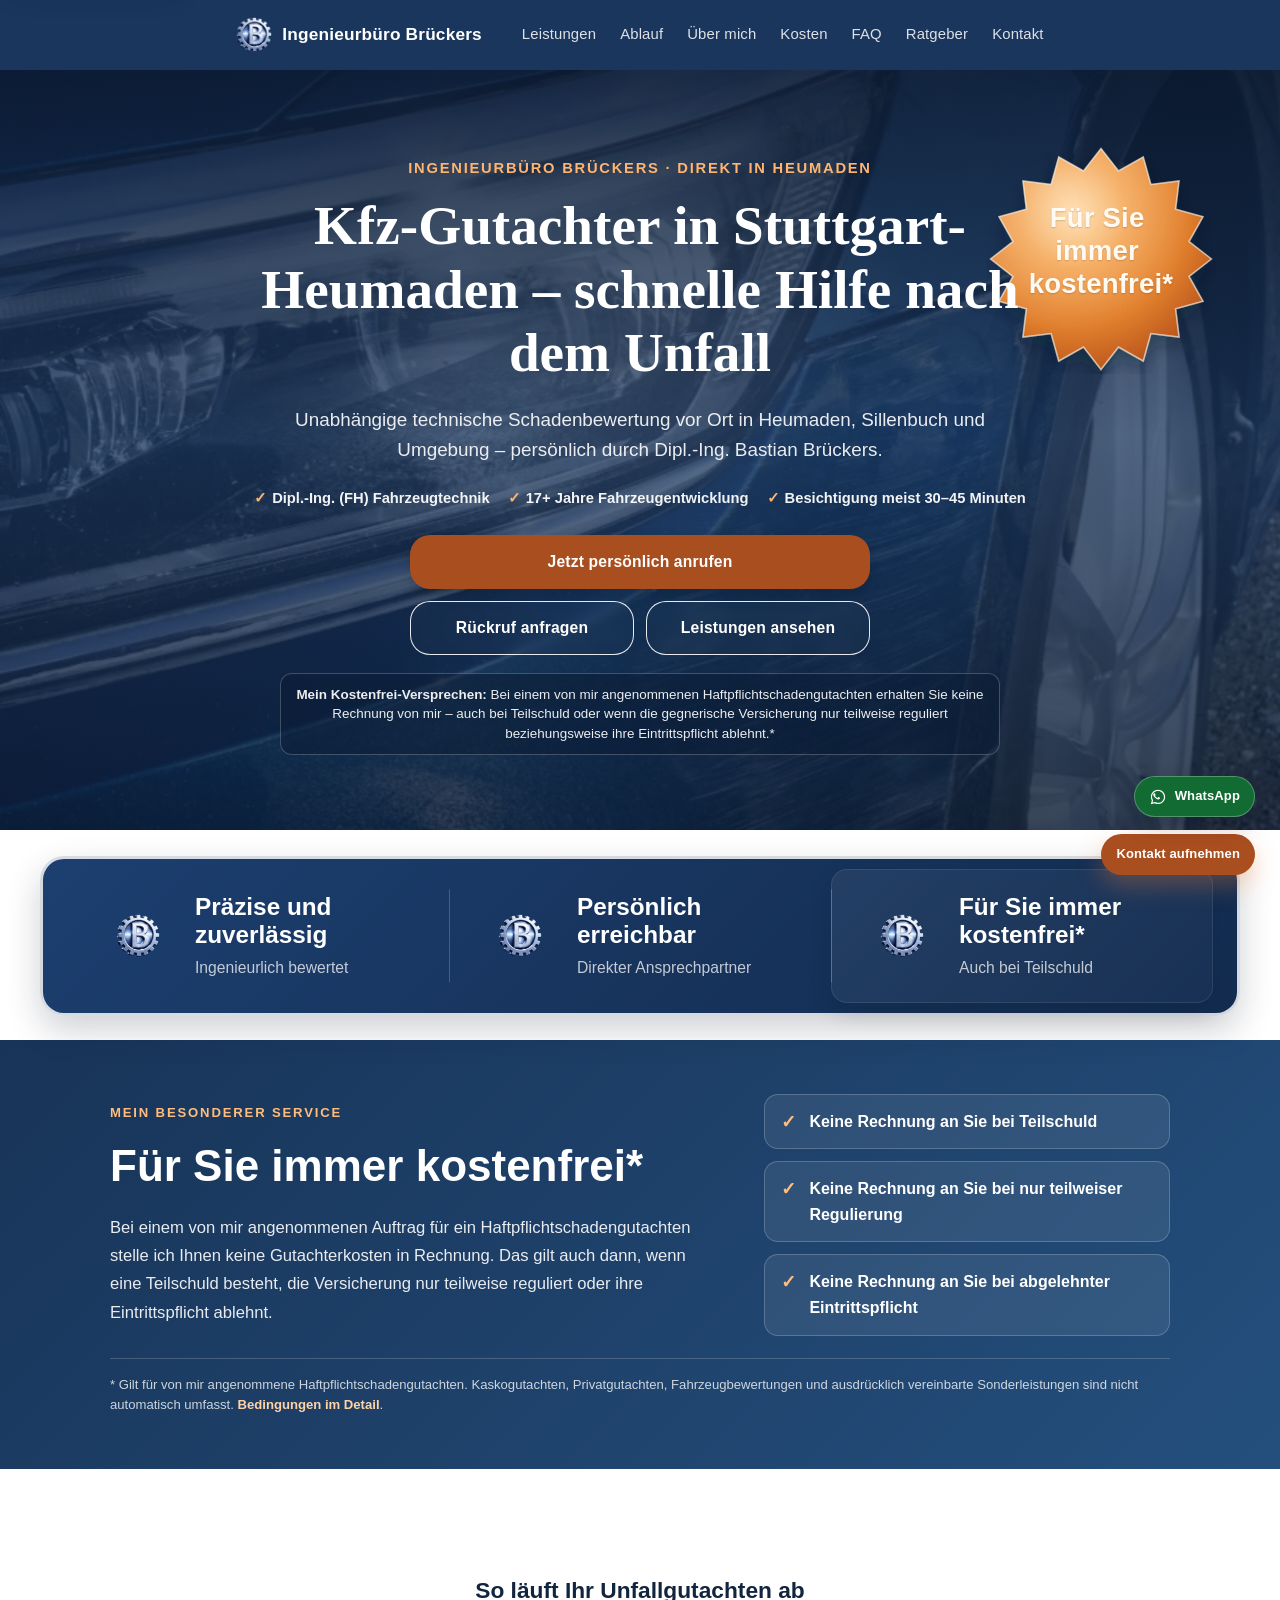
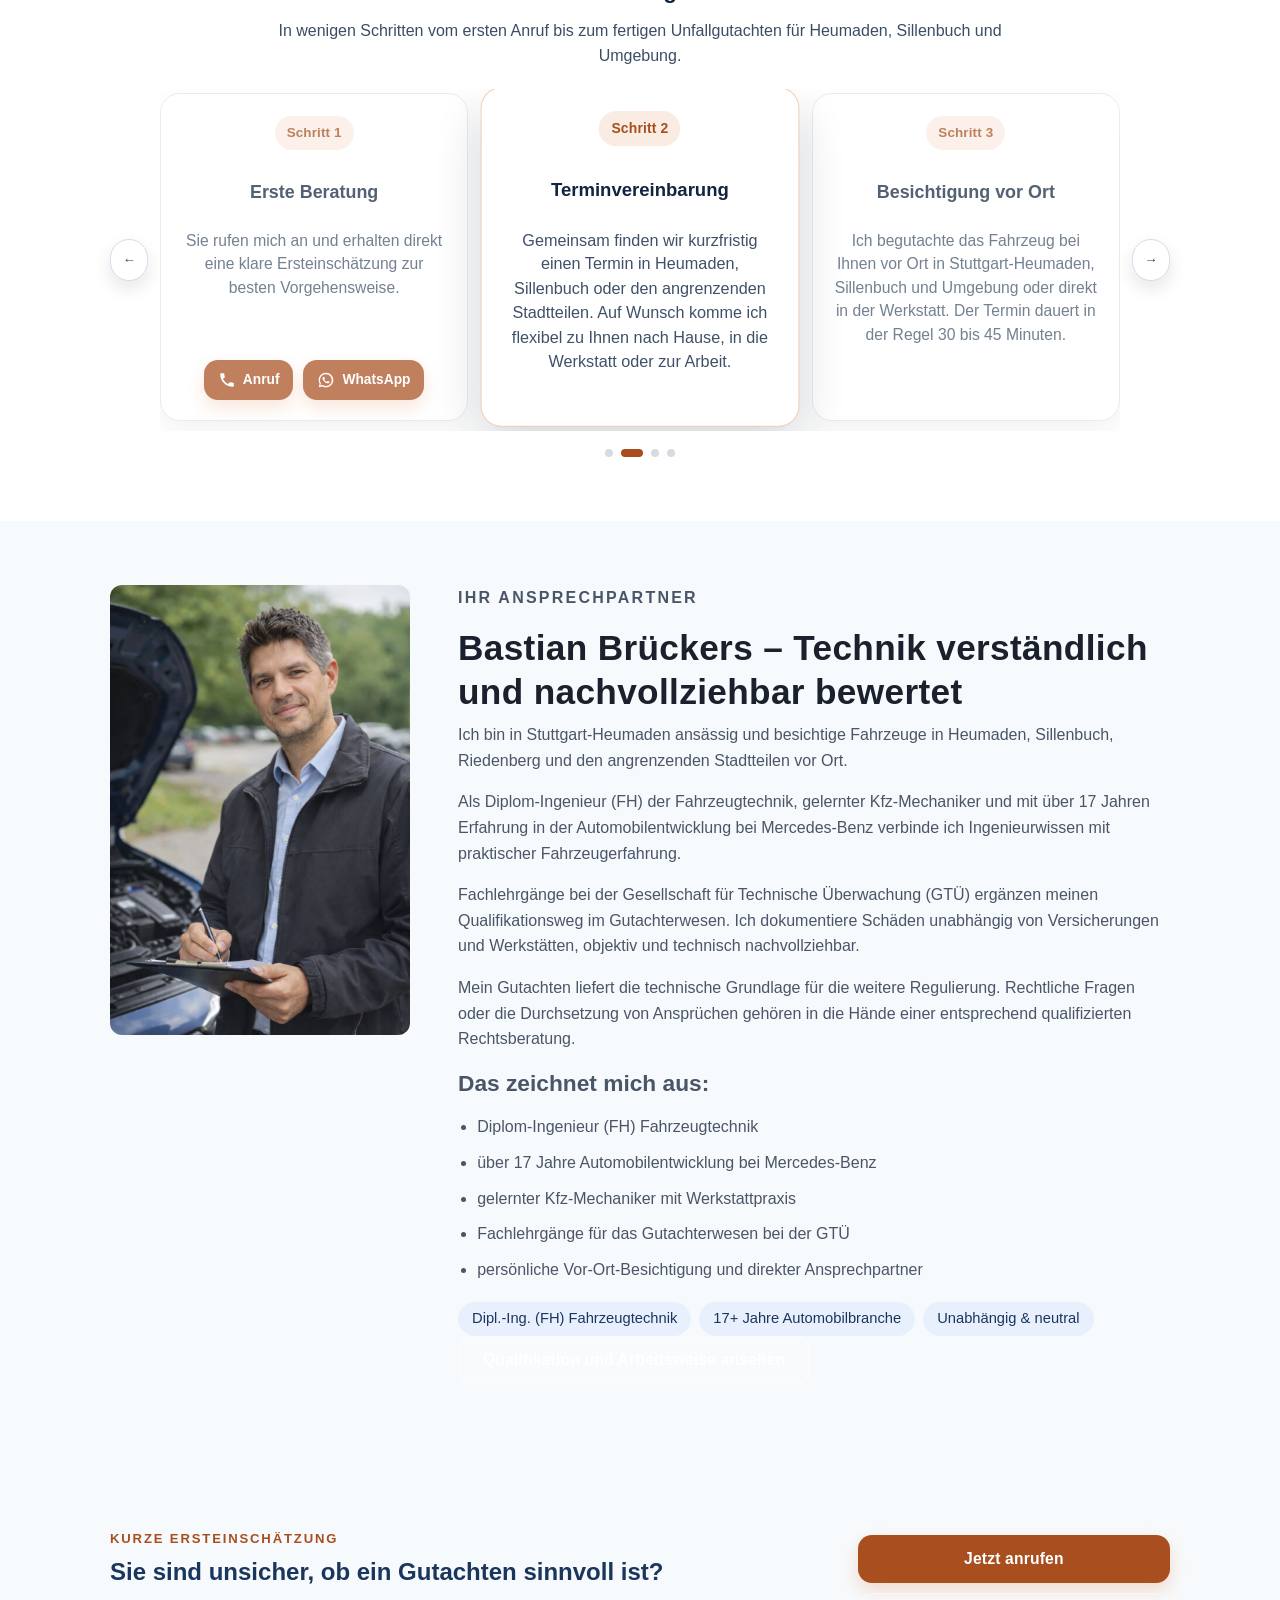
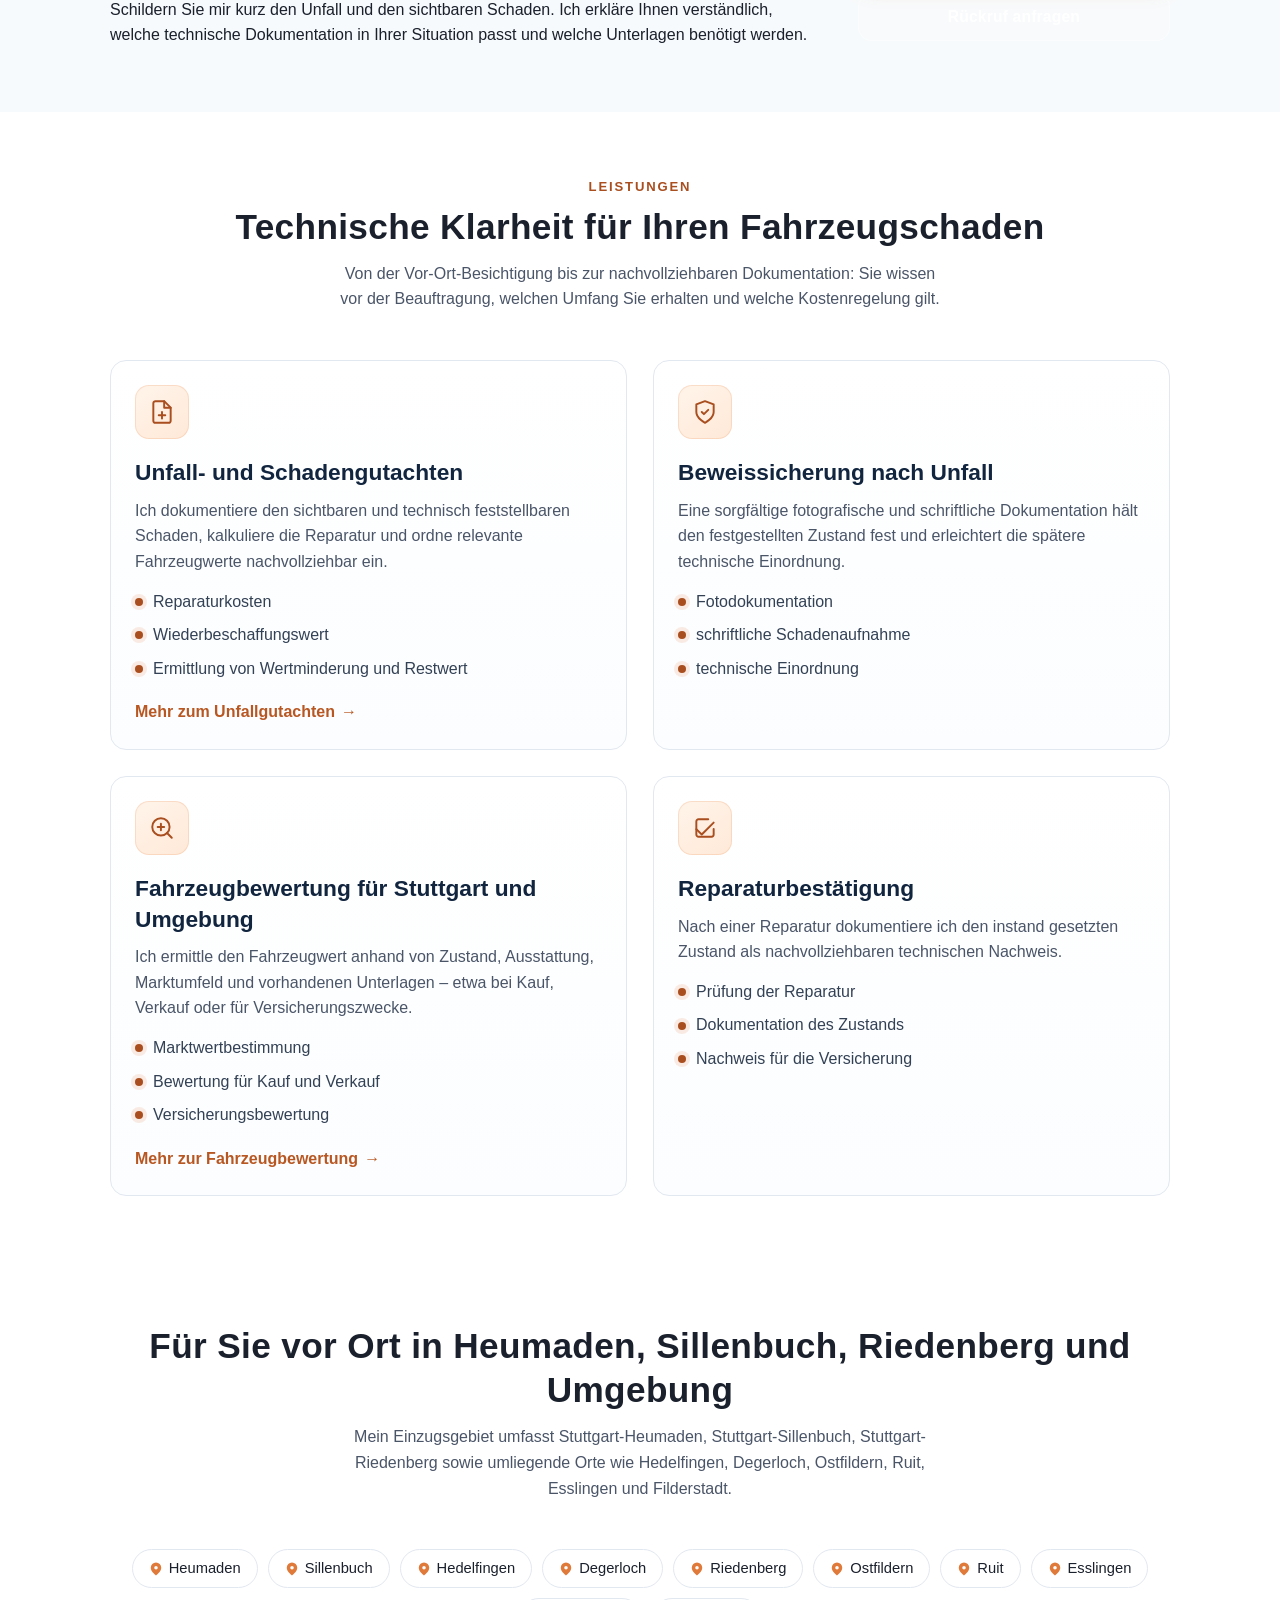
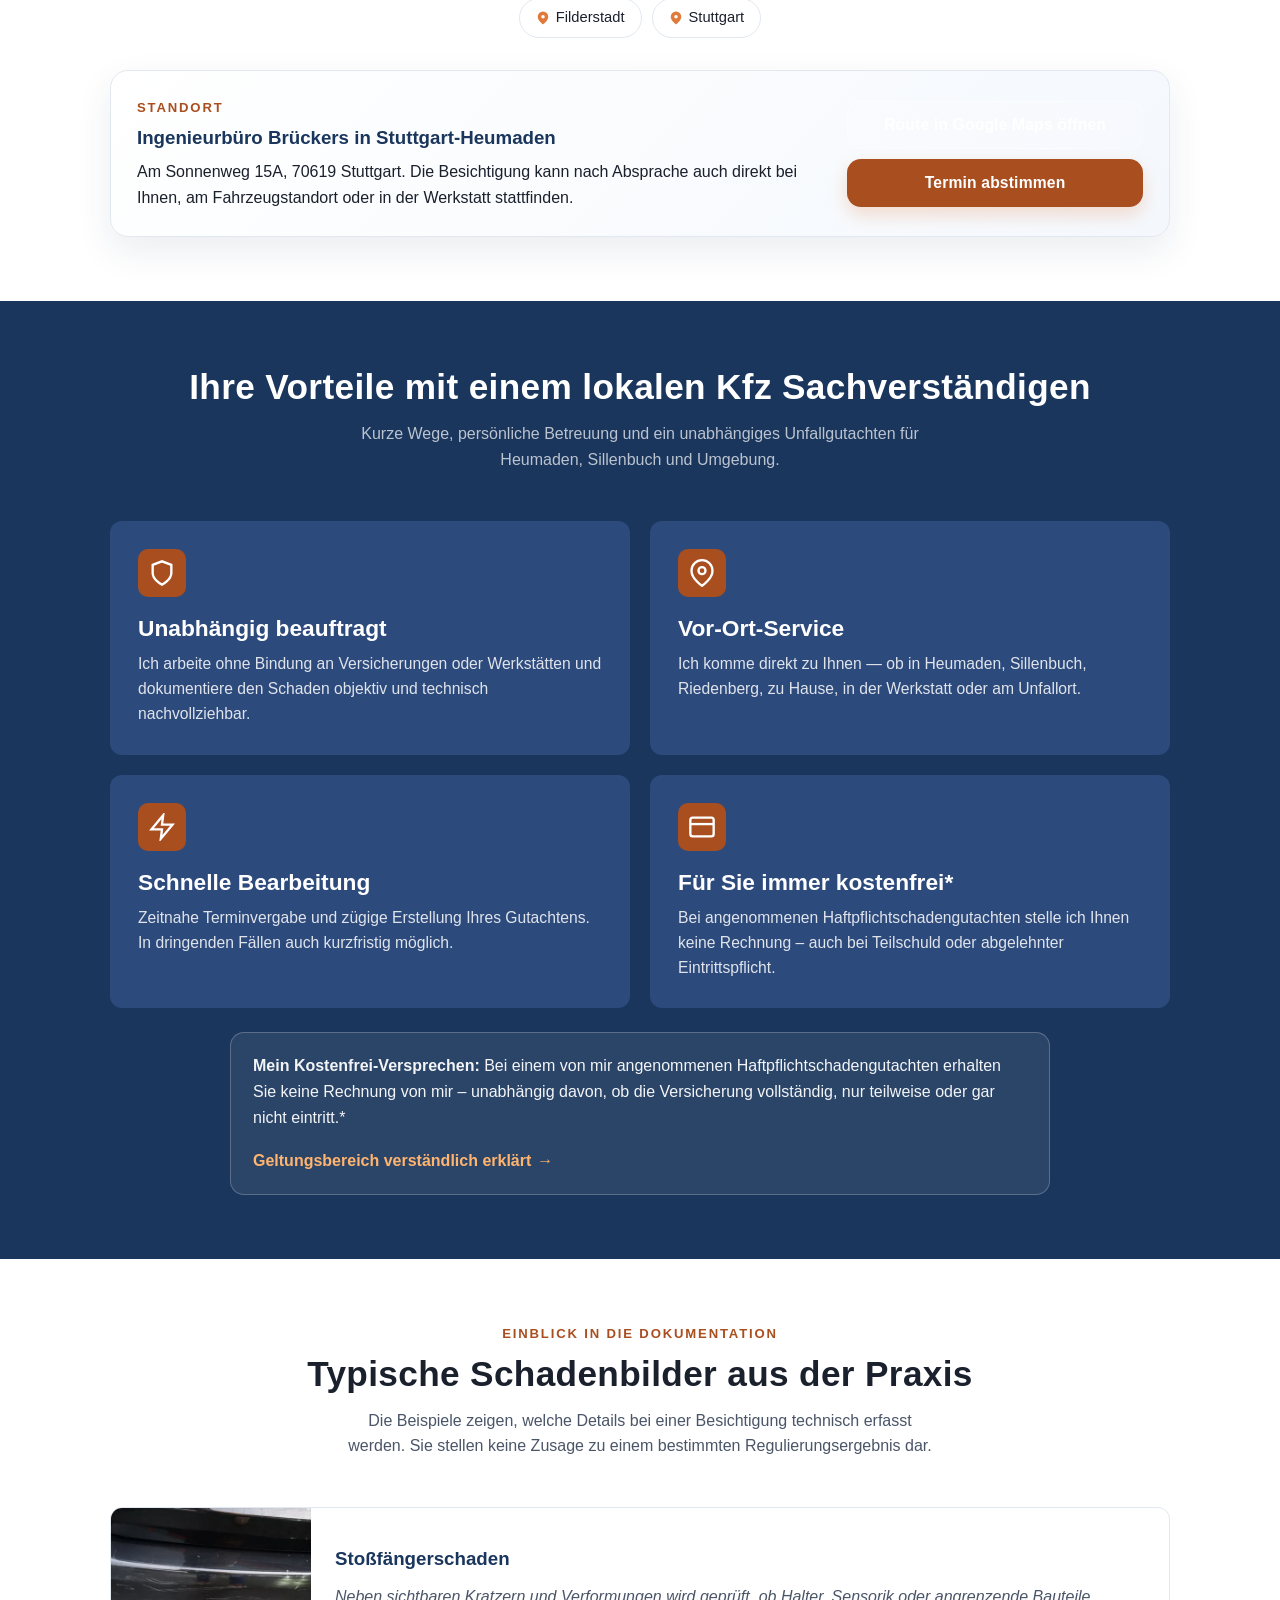
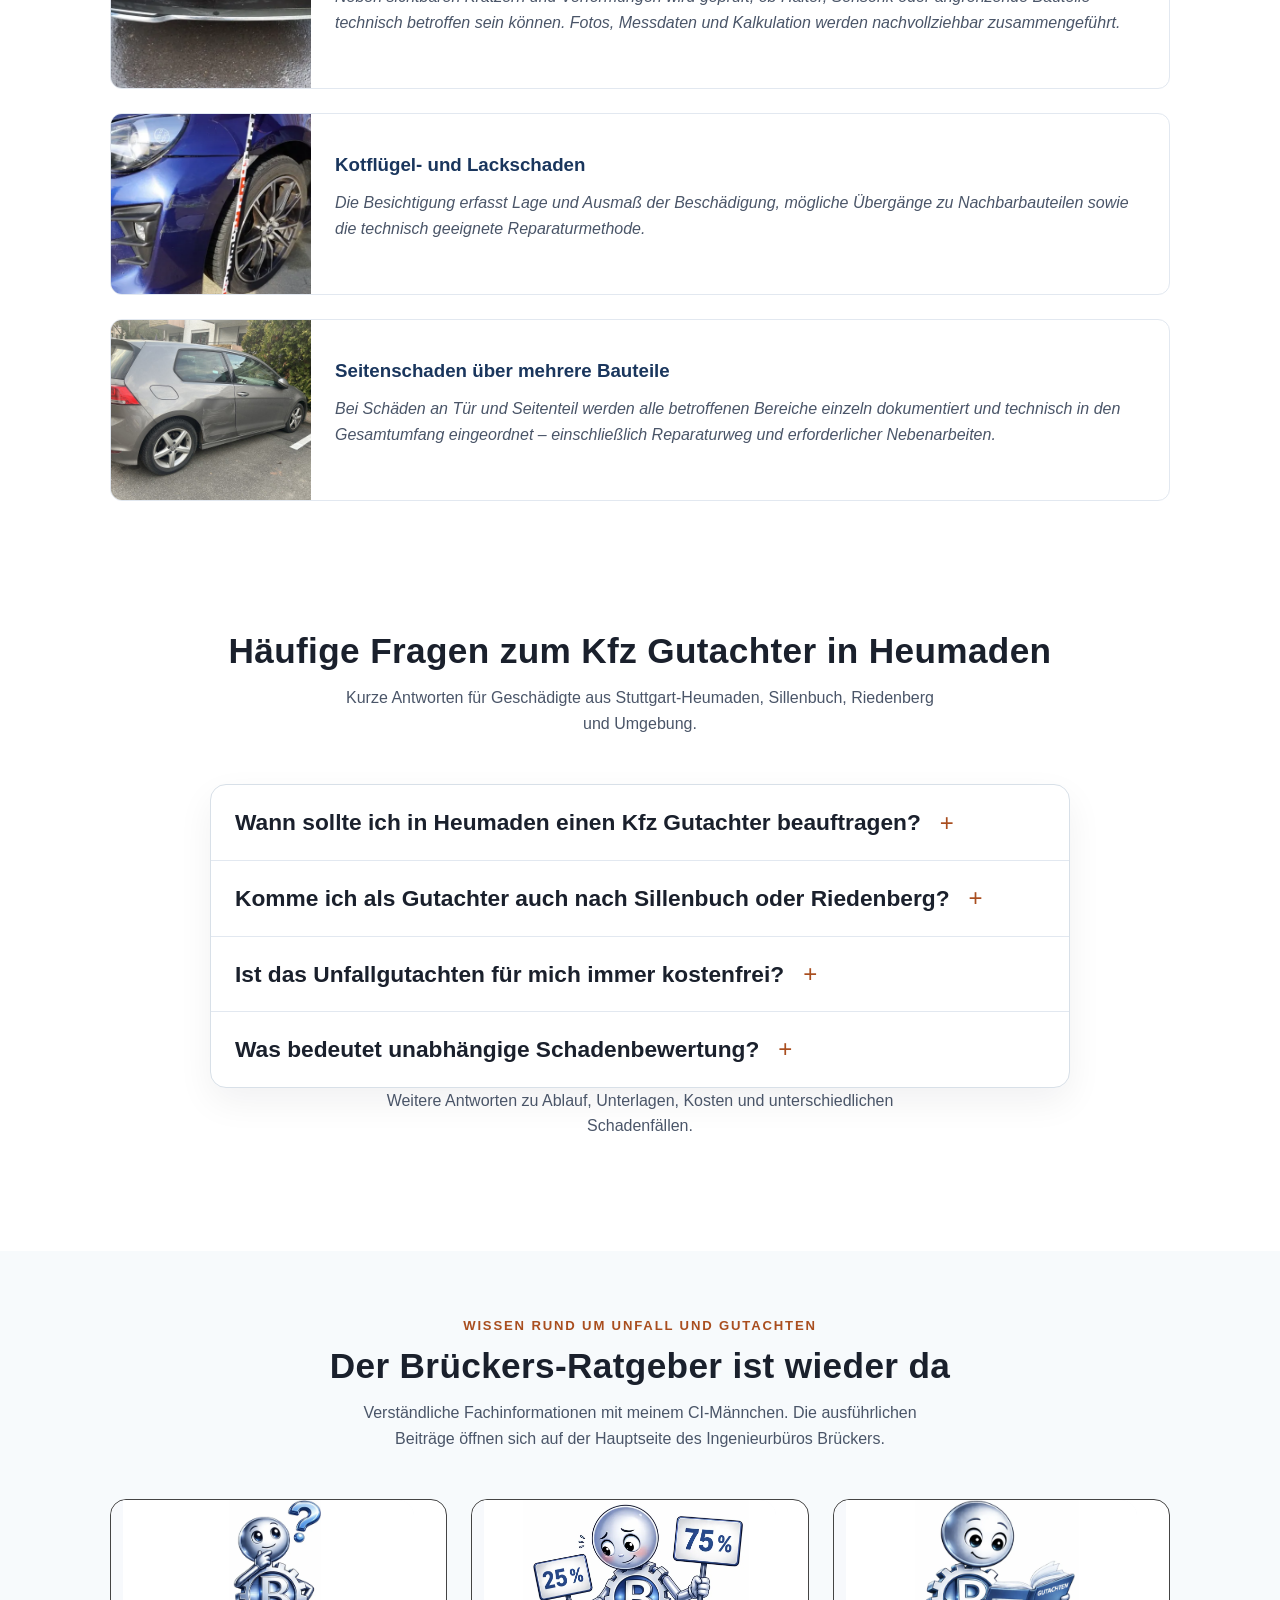
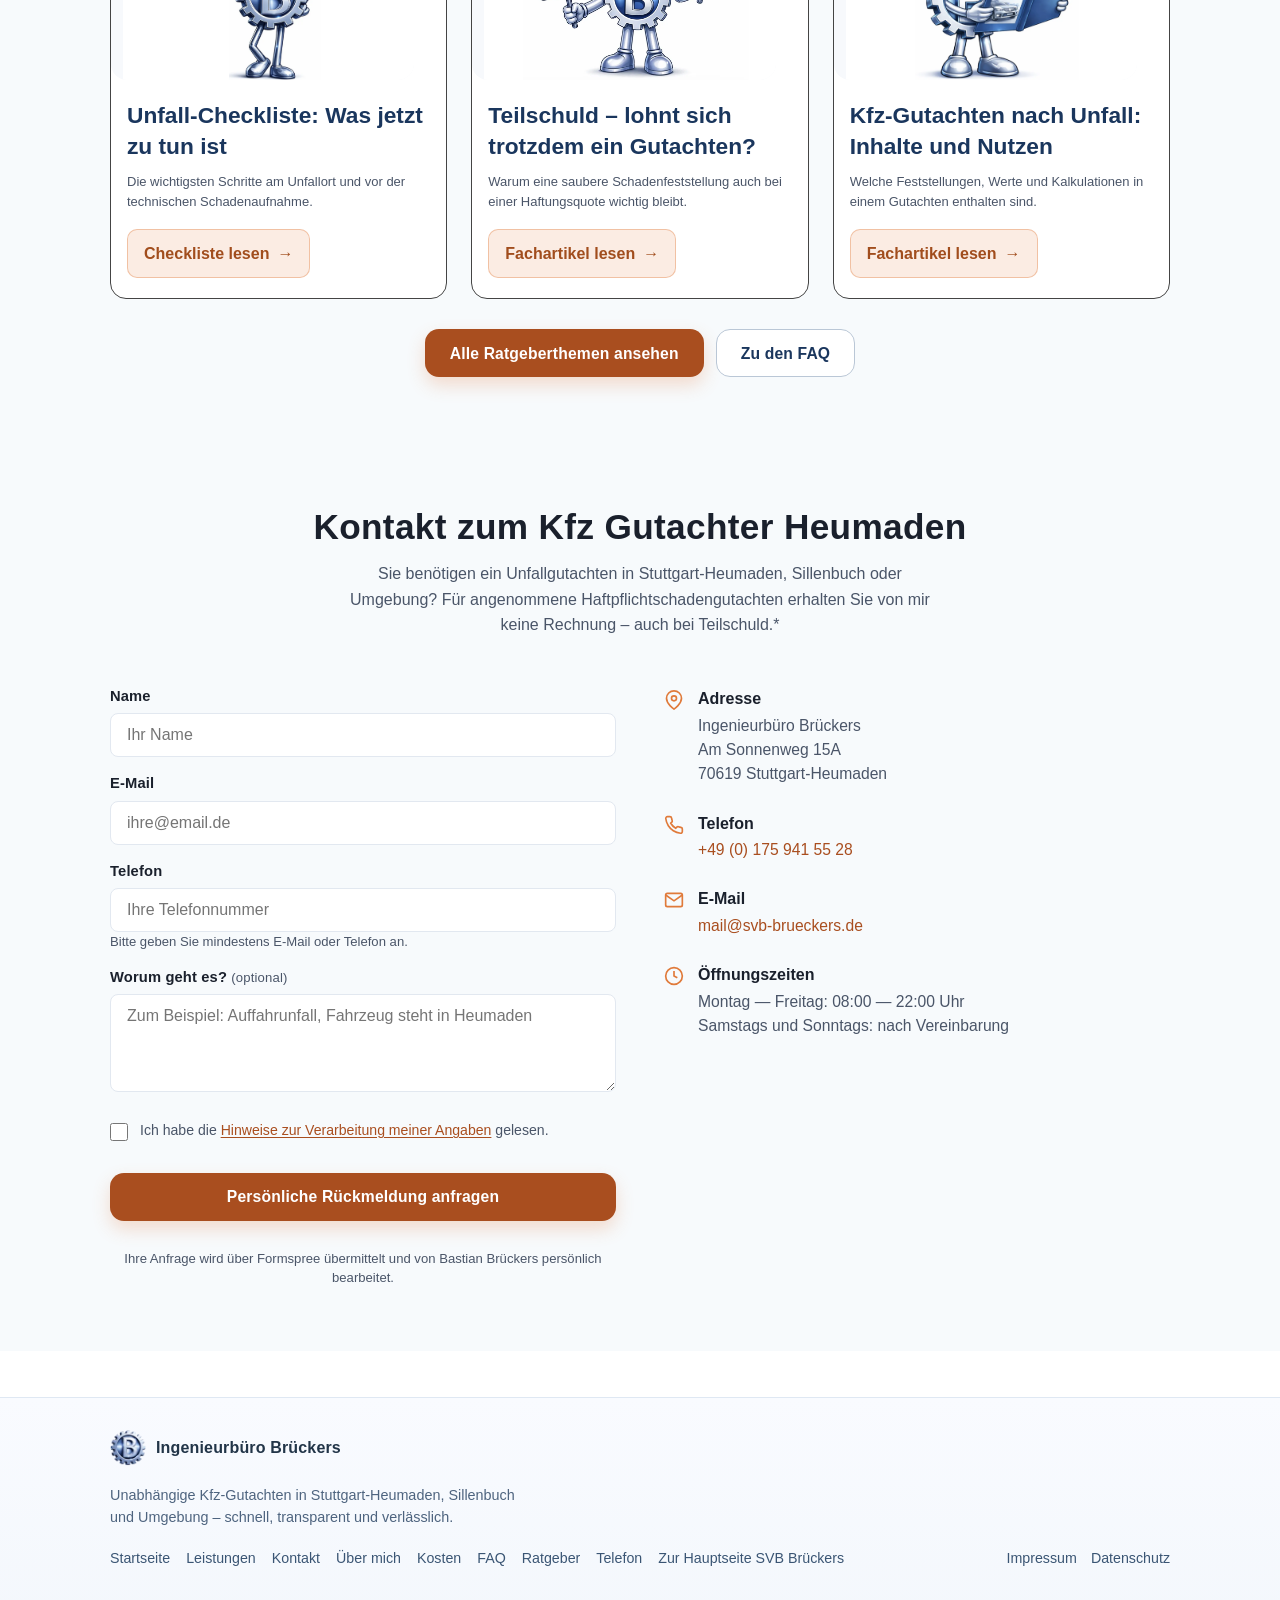
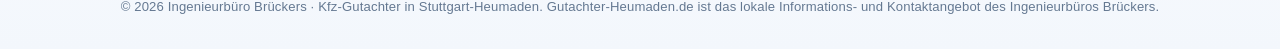
<file: index.html>
<!DOCTYPE html>
<html lang="de">
<head>

<meta charset="UTF-8">
<meta name="viewport" content="width=device-width, initial-scale=1.0">

<title>Kfz-Gutachter Stuttgart-Heumaden | Ingenieurbüro Brückers</title>

<meta name="description" content="Kfz-Gutachter in Stuttgart-Heumaden: Unfallgutachten für Auftraggeber immer kostenfrei – auch bei Teilschuld oder abgelehnter Eintrittspflicht.*">

<meta name="robots" content="index, follow">

<link rel="canonical" href="https://gutachter-heumaden.de/">

<link rel="stylesheet" href="css/style.css">
<link rel="preload" as="image" href="images/blauer-kotfluegel-unfallschaden.webp" type="image/webp" fetchpriority="high">

<link rel="icon" type="image/webp" href="images/svb-brueckers-logo.webp">


<!-- Open Graph (für Google, WhatsApp, LinkedIn Vorschau) -->
<meta property="og:title" content="Kfz-Gutachter Stuttgart-Heumaden | Ingenieurbüro Brückers">
<meta property="og:description" content="Unfallgutachten für Auftraggeber immer kostenfrei – auch bei Teilschuld oder abgelehnter Eintrittspflicht.*">
<meta property="og:url" content="https://gutachter-heumaden.de/">
<meta property="og:type" content="website">
<meta property="og:locale" content="de_DE">
<meta property="og:image" content="https://gutachter-heumaden.de/images/bastian-brueckers-portrait.jpg">
<meta property="og:image:alt" content="Diplom-Ingenieur Bastian Brückers, Kfz-Sachverständiger in Stuttgart-Heumaden">


<!-- Strukturierte Angaben zum Unternehmen und Ansprechpartner -->
<script type="application/ld+json">
{
  "@context": "https://schema.org",
  "@graph": [
    {
      "@type": "WebSite",
      "@id": "https://gutachter-heumaden.de/#website",
      "url": "https://gutachter-heumaden.de/",
      "name": "Gutachter Heumaden",
      "inLanguage": "de-DE",
      "publisher": { "@id": "https://gutachter-heumaden.de/#business" }
    },
    {
      "@type": "LocalBusiness",
      "@id": "https://gutachter-heumaden.de/#business",
      "name": "Ingenieurbüro Brückers",
      "alternateName": "Gutachter Heumaden",
      "url": "https://gutachter-heumaden.de/",
      "telephone": "+491759415528",
      "email": "mail@svb-brueckers.de",
      "image": "https://gutachter-heumaden.de/images/bastian-brueckers-portrait.jpg",
      "logo": {
        "@type": "ImageObject",
        "url": "https://gutachter-heumaden.de/images/svb-brueckers-logo-512.webp",
        "contentUrl": "https://gutachter-heumaden.de/images/svb-brueckers-logo-512.webp",
        "width": 512,
        "height": 512
      },
      "address": {
        "@type": "PostalAddress",
        "streetAddress": "Am Sonnenweg 15A",
        "postalCode": "70619",
        "addressLocality": "Stuttgart",
        "addressRegion": "Baden-Württemberg",
        "addressCountry": "DE"
      },
      "geo": {
        "@type": "GeoCoordinates",
        "latitude": 48.7475466,
        "longitude": 9.2399083
      },
      "areaServed": [
        "Stuttgart-Heumaden", "Sillenbuch", "Riedenberg", "Hedelfingen",
        "Degerloch", "Ostfildern", "Esslingen am Neckar", "Filderstadt", "Stuttgart"
      ],
      "sameAs": ["https://svb-brueckers.de/"],
      "founder": { "@id": "https://gutachter-heumaden.de/#bastian-brueckers" },
      "description": "Unabhängige Unfallgutachten, Schadengutachten und Fahrzeugbewertungen durch Dipl.-Ing. Bastian Brückers in Stuttgart-Heumaden und Umgebung.",
      "openingHoursSpecification": [{
        "@type": "OpeningHoursSpecification",
        "dayOfWeek": ["Monday", "Tuesday", "Wednesday", "Thursday", "Friday"],
        "opens": "08:00",
        "closes": "22:00"
      }]
    },
    {
      "@type": "Person",
      "@id": "https://gutachter-heumaden.de/#bastian-brueckers",
      "name": "Bastian Brückers",
      "jobTitle": "Kfz-Sachverständiger und Diplom-Ingenieur (FH) Fahrzeugtechnik",
      "image": "https://gutachter-heumaden.de/images/bastian-brueckers-portrait.jpg",
      "worksFor": { "@id": "https://gutachter-heumaden.de/#business" },
      "url": "https://gutachter-heumaden.de/ueber-mich/"
    }
  ]
}
</script>

<script type="application/ld+json">
{
  "@context": "https://schema.org",
  "@type": "FAQPage",
  "mainEntity": [
    {
      "@type": "Question",
      "name": "Wann sollte ich in Heumaden einen Kfz Gutachter beauftragen?",
      "acceptedAnswer": {
        "@type": "Answer",
        "text": "Nach einem unverschuldeten Unfall ist eine frühe technische Dokumentation sinnvoll, bevor repariert wird. Ob ein ausführliches Gutachten oder eine andere Dokumentation passt, kläre ich mit Ihnen anhand des konkreten Schadens."
      }
    },
    {
      "@type": "Question",
      "name": "Komme ich als Gutachter auch nach Sillenbuch oder Riedenberg?",
      "acceptedAnswer": {
        "@type": "Answer",
        "text": "Ja. Ich unterstütze Sie vor Ort in Stuttgart-Heumaden, Sillenbuch, Riedenberg und der Umgebung. Je nach Situation kann die Begutachtung direkt am Fahrzeugstandort erfolgen."
      }
    },
    {
      "@type": "Question",
      "name": "Ist das Unfallgutachten für mich immer kostenfrei?",
      "acceptedAnswer": {
        "@type": "Answer",
        "text": "Bei einem von mir angenommenen Auftrag für ein Haftpflichtschadengutachten erhalten Sie von mir keine Rechnung. Das gilt auch bei Teilschuld sowie dann, wenn die gegnerische Versicherung nur teilweise reguliert oder ihre Eintrittspflicht ablehnt. Kaskogutachten, Privatgutachten und Fahrzeugbewertungen sind davon nicht automatisch umfasst."
      }
    },
    {
      "@type": "Question",
      "name": "Was bedeutet unabhängige Schadenbewertung?",
      "acceptedAnswer": {
        "@type": "Answer",
        "text": "Ich werde von Ihnen beauftragt und dokumentiere den Fahrzeugschaden technisch nachvollziehbar. Das Gutachten kann als Grundlage der Schadenregulierung dienen; rechtliche Fragen klären Sie bei Bedarf mit einer Rechtsanwältin oder einem Rechtsanwalt."
      }
    }
  ]
}
</script>

<!-- HTTPS Redirect (skip local/staging preview hosts) -->
<script>
const hostname = location.hostname;
const isIpv4Loopback = /^127(?:\.\d{1,3}){3}$/.test(hostname);
const isLocalPreviewHost =
  ["localhost", "::1"].includes(hostname) ||
  isIpv4Loopback ||
  hostname.endsWith(".local") ||
  hostname.endsWith(".localhost") ||
  hostname.endsWith(".internal") ||
  hostname.endsWith(".test");

if (location.protocol !== "https:" && !isLocalPreviewHost) {
  location.replace("https://" + location.host + location.pathname + location.search + location.hash);
}
</script>

</head>
  
<body>

  <a class="skip-link" href="#main-content">Zum Inhalt springen</a>

  <!-- Header -->
  <header class="header" id="top">
    <div class="container header-inner">
      <a href="#top" class="logo" onclick="window.scrollTo({top:0,behavior:'smooth'}); history.replaceState(null,null,' '); return false;">
        <img src="images/svb-brueckers-logo.webp" alt="Logo des Ingenieurbüros Brückers" width="36" height="36" class="logo-img">
        <span class="logo-text">Ingenieurbüro Brückers</span>
      </a>
      <button class="menu-toggle" type="button" aria-label="Menü öffnen" aria-expanded="false" aria-controls="nav" onclick="toggleMenu()">
        <span></span><span></span><span></span>
      </button>
      <nav class="nav" id="nav">
        <a href="#leistungen" onclick="closeMenu()">Leistungen</a>
        <a href="#ablauf" onclick="closeMenu()">Ablauf</a>
        <a href="ueber-mich/" onclick="closeMenu()">Über mich</a>
        <a href="kosten/" onclick="closeMenu()">Kosten</a>
        <a href="faq/" onclick="closeMenu()">FAQ</a>
        <a href="ratgeber/" onclick="closeMenu()">Ratgeber</a>
        <a href="#kontakt" onclick="closeMenu()">Kontakt</a>
      </nav>
    </div>
  </header>

  <div class="header-spacer" aria-hidden="true"></div>

  <main id="main-content">

  <!-- Hero -->
  <section class="hero">
    <div class="hero-overlay"></div>
    <div class="hero-cost-badge" aria-label="Für Sie immer kostenfrei. Es gelten die erläuterten Bedingungen für Haftpflichtschadengutachten.">
      <svg class="hero-cost-badge-svg" viewBox="0 0 200 200" aria-hidden="true" focusable="false">
        <defs>
          <radialGradient id="heroBadgeGradient" cx="38%" cy="30%" r="72%">
            <stop offset="0%" stop-color="#ffd59a"></stop>
            <stop offset="34%" stop-color="#f3a14c"></stop>
            <stop offset="70%" stop-color="#e1802e"></stop>
            <stop offset="100%" stop-color="#bc571c"></stop>
          </radialGradient>
          <radialGradient id="heroBadgeInnerGlow" cx="33%" cy="23%" r="60%">
            <stop offset="0%" stop-color="#ffffff" stop-opacity="0.34"></stop>
            <stop offset="100%" stop-color="#ffffff" stop-opacity="0"></stop>
          </radialGradient>
          <filter id="heroBadgeDropShadow" x="-28%" y="-28%" width="156%" height="156%">
            <feDropShadow dx="0" dy="8" stdDeviation="7" flood-color="#08172b" flood-opacity="0.34"></feDropShadow>
          </filter>
        </defs>
        <polygon class="hero-cost-badge-shape" points="100.000,4.000 115.217,23.499 136.738,11.308 143.334,35.145 167.882,32.118 164.855,56.666 188.692,63.262 176.501,84.783 196.000,100.000 176.501,115.217 188.692,136.738 164.855,143.334 167.882,167.882 143.334,164.855 136.738,188.692 115.217,176.501 100.000,196.000 84.783,176.501 63.262,188.692 56.666,164.855 32.118,167.882 35.145,143.334 11.308,136.738 23.499,115.217 4.000,100.000 23.499,84.783 11.308,63.262 35.145,56.666 32.118,32.118 56.666,35.145 63.262,11.308 84.783,23.499"></polygon>
        <polygon class="hero-cost-badge-highlight" points="100.000,4.000 115.217,23.499 136.738,11.308 143.334,35.145 167.882,32.118 164.855,56.666 188.692,63.262 176.501,84.783 196.000,100.000 176.501,115.217 188.692,136.738 164.855,143.334 167.882,167.882 143.334,164.855 136.738,188.692 115.217,176.501 100.000,196.000 84.783,176.501 63.262,188.692 56.666,164.855 32.118,167.882 35.145,143.334 11.308,136.738 23.499,115.217 4.000,100.000 23.499,84.783 11.308,63.262 35.145,56.666 32.118,32.118 56.666,35.145 63.262,11.308 84.783,23.499"></polygon>
        <text class="hero-cost-badge-text" x="100" y="72" text-anchor="middle">
          <tspan x="100" dy="0">Für Sie</tspan>
          <tspan x="100" dy="1.2em">immer</tspan>
          <tspan x="100" dy="1.2em">kostenfrei*</tspan>
        </text>
      </svg>
    </div>
    <div class="container hero-content">
      <span class="hero-badge">Ingenieurbüro Brückers · direkt in Heumaden</span>
      <h1>Kfz-Gutachter in Stuttgart-Heumaden – schnelle Hilfe nach dem Unfall</h1>
      <p class="hero-sub">Unabhängige technische Schadenbewertung vor Ort in Heumaden, Sillenbuch und Umgebung – persönlich durch Dipl.-Ing. Bastian Brückers.</p>
      <ul class="hero-proof" aria-label="Qualifikation und Ablauf">
        <li>Dipl.-Ing. (FH) Fahrzeugtechnik</li>
        <li>17+ Jahre Fahrzeugentwicklung</li>
        <li>Besichtigung meist 30–45 Minuten</li>
      </ul>
      <div class="hero-buttons hero-cta-wrapper">
        <div class="hero-primary-group">
          <a href="tel:+491759415528" class="btn btn-primary hero-icon-cta hero-icon-cta-phone hero-cta-phone hero-mobile-only" aria-label="Jetzt anrufen">
            <svg width="22" height="22" viewBox="0 0 24 24" aria-hidden="true" focusable="false">
              <path d="M6.62 10.79a15.05 15.05 0 0 0 6.59 6.59l2.2-2.2a1 1 0 0 1 1.01-.24 11.7 11.7 0 0 0 3.68.59 1 1 0 0 1 1 1V20a1 1 0 0 1-1 1C10.3 21 3 13.7 3 4a1 1 0 0 1 1-1h3.47a1 1 0 0 1 1 1 11.7 11.7 0 0 0 .59 3.68 1 1 0 0 1-.24 1.01z" fill="currentColor"></path>
            </svg>
          </a>
          <a href="tel:+491759415528" class="btn btn-primary hero-main-cta hero-btn-primary"><span class="hero-main-cta-desktop">Jetzt persönlich anrufen</span><span class="hero-main-cta-mobile">Jetzt anrufen</span></a>
          <a href="https://wa.me/491759415528?text=Hallo%20Herr%20Br%C3%BCckers,%20ich%20interessiere%20mich%20f%C3%BCr%20ein%20Gutachten%20%C3%BCber%20gutachter-heumaden.de.%20K%C3%B6nnen%20Sie%20mich%20bitte%20kontaktieren%3F" class="btn btn-primary hero-icon-cta hero-icon-cta-whatsapp hero-cta-whatsapp hero-mobile-only" aria-label="Kontakt per WhatsApp">
            <svg width="22" height="22" viewBox="0 0 32 32" aria-hidden="true" focusable="false">
              <path d="M16 3C8.82 3 3 8.82 3 16c0 2.28.59 4.51 1.7 6.47L3 29l6.75-1.64A12.9 12.9 0 0 0 16 29c7.18 0 13-5.82 13-13S23.18 3 16 3zm0 23.6c-1.98 0-3.92-.52-5.62-1.5l-.4-.23-4 .97.99-3.9-.26-.41a10.5 10.5 0 1 1 9.3 5.07zm5.76-7.9c-.31-.16-1.85-.91-2.13-1.01-.29-.11-.49-.16-.7.16-.21.31-.8 1.01-.98 1.22-.18.21-.36.24-.67.08-.31-.16-1.31-.48-2.49-1.52-.92-.82-1.54-1.83-1.72-2.14-.18-.31-.02-.48.14-.64.14-.14.31-.36.47-.54.16-.18.21-.31.31-.52.1-.21.05-.39-.03-.54-.08-.16-.7-1.69-.96-2.32-.25-.61-.5-.53-.7-.54h-.6c-.21 0-.54.08-.82.39-.28.31-1.08 1.06-1.08 2.58s1.11 2.98 1.26 3.19c.16.21 2.17 3.3 5.25 4.63.73.31 1.31.49 1.75.62.73.23 1.39.2 1.91.12.58-.09 1.85-.76 2.11-1.49.26-.74.26-1.37.18-1.5-.08-.13-.29-.2-.6-.36z" fill="currentColor"></path>
            </svg>
          </a>
        </div>
        <a href="#kontakt" class="btn hero-services-cta hero-btn-secondary">Rückruf anfragen</a>
        <a href="#leistungen" class="btn btn-secondary hero-about-cta hero-btn-secondary">Leistungen ansehen</a>
      </div>
      <p class="hero-cost-note"><strong>Mein Kostenfrei-Versprechen:</strong> Bei einem von mir angenommenen Haftpflichtschadengutachten erhalten Sie keine Rechnung von mir – auch bei Teilschuld oder wenn die gegnerische Versicherung nur teilweise reguliert beziehungsweise ihre Eintrittspflicht ablehnt.*</p>
    </div>
  </section>

  <!-- USP Karten -->
  <section class="usp-section" aria-label="Ihre wichtigsten Vorteile">
    <div class="usp-container">
      <article class="usp-card">
        <div class="usp-icon" aria-hidden="true">
          <img src="images/svb-brueckers-logo.webp" alt="" loading="lazy" decoding="async">
        </div>
        <div class="usp-text">
          <h2 class="usp-title">Präzise und zuverlässig</h2>
          <p class="usp-subtext">Ingenieurlich bewertet</p>
        </div>
      </article>
      <article class="usp-card">
        <div class="usp-icon" aria-hidden="true">
          <img src="images/svb-brueckers-logo.webp" alt="" loading="lazy" decoding="async">
        </div>
        <div class="usp-text">
          <h2 class="usp-title">Persönlich erreichbar</h2>
          <p class="usp-subtext">Direkter Ansprechpartner</p>
        </div>
      </article>
      <article class="usp-card">
        <div class="usp-icon" aria-hidden="true">
          <img src="images/svb-brueckers-logo.webp" alt="" loading="lazy" decoding="async">
        </div>
        <div class="usp-text">
          <h2 class="usp-title">Für Sie immer kostenfrei*</h2>
          <p class="usp-subtext">Auch bei Teilschuld</p>
        </div>
      </article>
    </div>
  </section>

  <section class="cost-promise" aria-labelledby="kostenfrei-versprechen">
    <div class="container cost-promise__inner">
      <div class="cost-promise__copy">
        <p class="eyebrow">Mein besonderer Service</p>
        <h2 id="kostenfrei-versprechen">Für Sie immer kostenfrei*</h2>
        <p>Bei einem von mir angenommenen Auftrag für ein Haftpflichtschadengutachten stelle ich Ihnen keine Gutachterkosten in Rechnung. Das gilt auch dann, wenn eine Teilschuld besteht, die Versicherung nur teilweise reguliert oder ihre Eintrittspflicht ablehnt.</p>
      </div>
      <ul class="cost-promise__facts" aria-label="Das Kostenfrei-Versprechen umfasst">
        <li>Keine Rechnung an Sie bei Teilschuld</li>
        <li>Keine Rechnung an Sie bei nur teilweiser Regulierung</li>
        <li>Keine Rechnung an Sie bei abgelehnter Eintrittspflicht</li>
      </ul>
      <p class="cost-promise__small">* Gilt für von mir angenommene Haftpflichtschadengutachten. Kaskogutachten, Privatgutachten, Fahrzeugbewertungen und ausdrücklich vereinbarte Sonderleistungen sind nicht automatisch umfasst. <a href="kosten/">Bedingungen im Detail</a>.</p>
    </div>
  </section>

  <section class="section" aria-label="Ablauf der Schadenregulierung">
    <div class="container">
      <section class="process-section" id="ablauf" aria-label="Ablauf des Unfallgutachtens in Heumaden, Sillenbuch und Umgebung">
        <div class="process-section-header">
          <h2 class="process-title">So läuft Ihr Unfallgutachten ab</h2>
          <p class="process-intro">In wenigen Schritten vom ersten Anruf bis zum fertigen Unfallgutachten für Heumaden, Sillenbuch und Umgebung.</p>
        </div>
        <div class="process-slider-wrap" data-process-slider>
          <button class="process-nav process-nav-prev" type="button" aria-label="Vorheriger Schritt" data-process-prev>
            <span aria-hidden="true">&#8592;</span>
          </button>
          <div class="process-slider" data-process-track>
            <article class="process-card process-card-mobile-cta-lift" data-process-card>
              <span class="process-step-badge">Schritt 1</span>
              <h3 class="process-card-title">Erste Beratung</h3>
              <p class="process-card-text">Sie rufen mich an und erhalten direkt eine klare Ersteinschätzung zur besten Vorgehensweise.</p>
              <div class="process-card-ctas">
                <a href="tel:+491759415528" class="process-card-cta process-card-cta-phone" aria-label="Anruf starten">
                  <svg width="18" height="18" viewBox="0 0 24 24" aria-hidden="true" focusable="false">
                    <path d="M6.62 10.79a15.05 15.05 0 0 0 6.59 6.59l2.2-2.2a1 1 0 0 1 1.01-.24 11.7 11.7 0 0 0 3.68.59 1 1 0 0 1 1 1V20a1 1 0 0 1-1 1C10.3 21 3 13.7 3 4a1 1 0 0 1 1-1h3.47a1 1 0 0 1 1 1 11.7 11.7 0 0 0 .59 3.68 1 1 0 0 1-.24 1.01z" fill="currentColor"></path>
                  </svg>
                  <span>Anruf</span>
                </a>
                <a href="https://wa.me/491759415528?text=Hallo%20Herr%20Br%C3%BCckers,%20ich%20interessiere%20mich%20f%C3%BCr%20ein%20Gutachten%20%C3%BCber%20gutachter-heumaden.de.%20K%C3%B6nnen%20Sie%20mich%20bitte%20kontaktieren%3F" class="process-card-cta process-card-cta-whatsapp" aria-label="Kontakt per WhatsApp">
                  <svg width="18" height="18" viewBox="0 0 32 32" aria-hidden="true" focusable="false">
                    <path d="M16 3C8.82 3 3 8.82 3 16c0 2.28.59 4.51 1.7 6.47L3 29l6.75-1.64A12.9 12.9 0 0 0 16 29c7.18 0 13-5.82 13-13S23.18 3 16 3zm0 23.6c-1.98 0-3.92-.52-5.62-1.5l-.4-.23-4 .97.99-3.9-.26-.41a10.5 10.5 0 1 1 9.3 5.07zm5.76-7.9c-.31-.16-1.85-.91-2.13-1.01-.29-.11-.49-.16-.7.16-.21.31-.8 1.01-.98 1.22-.18.21-.36.24-.67.08-.31-.16-1.31-.48-2.49-1.52-.92-.82-1.54-1.83-1.72-2.14-.18-.31-.02-.48.14-.64.14-.14.31-.36.47-.54.16-.18.21-.31.31-.52.1-.21.05-.39-.03-.54-.08-.16-.7-1.69-.96-2.32-.25-.61-.5-.53-.7-.54h-.6c-.21 0-.54.08-.82.39-.28.31-1.08 1.06-1.08 2.58s1.11 2.98 1.26 3.19c.16.21 2.17 3.3 5.25 4.63.73.31 1.31.49 1.75.62.73.23 1.39.2 1.91.12.58-.09 1.85-.76 2.11-1.49.26-.74.26-1.37.18-1.5-.08-.13-.29-.2-.6-.36z" fill="currentColor"></path>
                  </svg>
                  <span>WhatsApp</span>
                </a>
              </div>
            </article>
            <article class="process-card" data-process-card>
              <span class="process-step-badge">Schritt 2</span>
              <h3 class="process-card-title">Terminvereinbarung</h3>
              <p class="process-card-text">Gemeinsam finden wir kurzfristig einen Termin in Heumaden, Sillenbuch oder den angrenzenden Stadtteilen. Auf Wunsch komme ich flexibel zu Ihnen nach Hause, in die Werkstatt oder zur Arbeit.</p>
            </article>
            <article class="process-card" data-process-card>
              <span class="process-step-badge">Schritt 3</span>
              <h3 class="process-card-title">Besichtigung vor Ort</h3>
              <p class="process-card-text">Ich begutachte das Fahrzeug bei Ihnen vor Ort in Stuttgart-Heumaden, Sillenbuch und Umgebung oder direkt in der Werkstatt. Der Termin dauert in der Regel 30 bis 45 Minuten.</p>
            </article>
            <article class="process-card" data-process-card>
              <span class="process-step-badge">Schritt 4</span>
              <h3 class="process-card-title">Gutachten &amp; Übergabe</h3>
              <p class="process-card-text">Ich kalkuliere und dokumentiere den Schaden technisch nachvollziehbar. Meist ist das Gutachten innerhalb von 2 bis 3 Werktagen fertig. Eine Weitergabe an Dritte erfolgt auf Wunsch beziehungsweise nach Ihrer Freigabe.</p>
            </article>
          </div>
          <button class="process-nav process-nav-next" type="button" aria-label="Nächster Schritt" data-process-next>
            <span aria-hidden="true">&#8594;</span>
          </button>
        </div>
        <div class="process-dots" data-process-dots aria-label="Navigation für die einzelnen Schritte"></div>
      </section>
    </div>
  </section>

  <!-- Über mich -->
  <section class="section section-alt" id="ueber-mich">
    <div class="container">
      <div class="about-grid">
        <div class="about-image">       
          <img src="images/bastian-brueckers-portrait.jpg" alt="Bastian Brückers, Kfz-Sachverständiger in Stuttgart-Heumaden" width="800" height="1200" loading="lazy" decoding="async">
        </div>
        <div class="about-text">
          <p class="eyebrow">Ihr Ansprechpartner</p>
          <h2>Bastian Brückers – Technik verständlich und nachvollziehbar bewertet</h2>
          <p class="about-location">Ich bin in Stuttgart-Heumaden ansässig und besichtige Fahrzeuge in Heumaden, Sillenbuch, Riedenberg und den angrenzenden Stadtteilen vor Ort.</p>
          <p>Als Diplom-Ingenieur (FH) der Fahrzeugtechnik, gelernter Kfz-Mechaniker und mit über 17 Jahren Erfahrung in der Automobilentwicklung bei Mercedes-Benz verbinde ich Ingenieurwissen mit praktischer Fahrzeugerfahrung.</p>
          <p>Fachlehrgänge bei der Gesellschaft für Technische Überwachung (GTÜ) ergänzen meinen Qualifikationsweg im Gutachterwesen. Ich dokumentiere Schäden unabhängig von Versicherungen und Werkstätten, objektiv und technisch nachvollziehbar.</p>
          <p>Mein Gutachten liefert die technische Grundlage für die weitere Regulierung. Rechtliche Fragen oder die Durchsetzung von Ansprüchen gehören in die Hände einer entsprechend qualifizierten Rechtsberatung.</p>
          <h3 class="about-trust-title">Das zeichnet mich aus:</h3>
          <ul class="about-trust-list">
            <li>Diplom-Ingenieur (FH) Fahrzeugtechnik</li>
            <li>über 17 Jahre Automobilentwicklung bei Mercedes-Benz</li>
            <li>gelernter Kfz-Mechaniker mit Werkstattpraxis</li>
            <li>Fachlehrgänge für das Gutachterwesen bei der GTÜ</li>
            <li>persönliche Vor-Ort-Besichtigung und direkter Ansprechpartner</li>
          </ul>
          <div class="about-badges">
            <span class="badge">Dipl.-Ing. (FH) Fahrzeugtechnik</span>
            <span class="badge">17+ Jahre Automobilbranche</span>
            <span class="badge">Unabhängig & neutral</span>
          </div>
          <p><a class="btn btn-secondary" href="ueber-mich/">Qualifikation und Arbeitsweise ansehen</a></p>
        </div>
      </div>
    </div>
  </section>

  <section class="section section-alt compact-cta" aria-labelledby="compact-cta-title">
    <div class="container compact-cta__inner">
      <div>
        <p class="eyebrow">Kurze Ersteinschätzung</p>
        <h2 id="compact-cta-title">Sie sind unsicher, ob ein Gutachten sinnvoll ist?</h2>
        <p>Schildern Sie mir kurz den Unfall und den sichtbaren Schaden. Ich erkläre Ihnen verständlich, welche technische Dokumentation in Ihrer Situation passt und welche Unterlagen benötigt werden.</p>
      </div>
      <div class="compact-cta__actions">
        <a class="btn btn-primary" href="tel:+491759415528">Jetzt anrufen</a>
        <a class="btn btn-secondary" href="#kontakt">Rückruf anfragen</a>
      </div>
    </div>
  </section>

  <!-- Leistungen -->
  <section class="section" id="leistungen">
    <div class="container">
      <p class="eyebrow section-kicker">Leistungen</p>
      <h2 class="section-title">Technische Klarheit für Ihren Fahrzeugschaden</h2>
      <p class="section-subtitle">Von der Vor-Ort-Besichtigung bis zur nachvollziehbaren Dokumentation: Sie wissen vor der Beauftragung, welchen Umfang Sie erhalten und welche Kostenregelung gilt.</p>
      <div class="grid grid-2 services-grid">
        <article class="card service-card">
          <div class="card-icon" aria-hidden="true">
            <svg width="26" height="26" viewBox="0 0 24 24" fill="none" stroke="currentColor" stroke-width="1.8" stroke-linecap="round" stroke-linejoin="round"><path d="M14 2H6a2 2 0 0 0-2 2v16a2 2 0 0 0 2 2h12a2 2 0 0 0 2-2V8z"></path><polyline points="14 2 14 8 20 8"></polyline><line x1="12" y1="18" x2="12" y2="12"></line><line x1="9" y1="15" x2="15" y2="15"></line></svg>
          </div>
          <h3>Unfall- und Schadengutachten</h3>
          <p>Ich dokumentiere den sichtbaren und technisch feststellbaren Schaden, kalkuliere die Reparatur und ordne relevante Fahrzeugwerte nachvollziehbar ein.</p>
          <ul class="service-points">
            <li>Reparaturkosten</li>
            <li>Wiederbeschaffungswert</li>
            <li>Ermittlung von Wertminderung und Restwert</li>
          </ul>
          <a class="service-link" href="leistungen/unfallgutachten/">Mehr zum Unfallgutachten <span aria-hidden="true">→</span></a>
        </article>
        <article class="card service-card">
          <div class="card-icon" aria-hidden="true">
            <svg width="26" height="26" viewBox="0 0 24 24" fill="none" stroke="currentColor" stroke-width="1.8" stroke-linecap="round" stroke-linejoin="round"><path d="M12 22s8-4 8-10V5l-8-3-8 3v7c0 6 8 10 8 10z"></path><path d="m9 12 2 2 4-4"></path></svg>
          </div>
          <h3>Beweissicherung nach Unfall</h3>
          <p>Eine sorgfältige fotografische und schriftliche Dokumentation hält den festgestellten Zustand fest und erleichtert die spätere technische Einordnung.</p>
          <ul class="service-points">
            <li>Fotodokumentation</li>
            <li>schriftliche Schadenaufnahme</li>
            <li>technische Einordnung</li>
          </ul>
        </article>
        <article class="card service-card">
          <div class="card-icon" aria-hidden="true">
            <svg width="26" height="26" viewBox="0 0 24 24" fill="none" stroke="currentColor" stroke-width="1.8" stroke-linecap="round" stroke-linejoin="round"><circle cx="11" cy="11" r="8"></circle><line x1="21" y1="21" x2="16.65" y2="16.65"></line><line x1="11" y1="8" x2="11" y2="14"></line><line x1="8" y1="11" x2="14" y2="11"></line></svg>
          </div>
          <h3>Fahrzeugbewertung für Stuttgart und Umgebung</h3>
          <p>Ich ermittle den Fahrzeugwert anhand von Zustand, Ausstattung, Marktumfeld und vorhandenen Unterlagen – etwa bei Kauf, Verkauf oder für Versicherungszwecke.</p>
          <ul class="service-points">
            <li>Marktwertbestimmung</li>
            <li>Bewertung für Kauf und Verkauf</li>
            <li>Versicherungsbewertung</li>
          </ul>
          <a class="service-link" href="leistungen/fahrzeugbewertung/">Mehr zur Fahrzeugbewertung <span aria-hidden="true">→</span></a>
        </article>
        <article class="card service-card">
          <div class="card-icon" aria-hidden="true">
            <svg width="26" height="26" viewBox="0 0 24 24" fill="none" stroke="currentColor" stroke-width="1.8" stroke-linecap="round" stroke-linejoin="round"><path d="M20 7 9 18l-5-5"></path><path d="M20 13v5a2 2 0 0 1-2 2H6a2 2 0 0 1-2-2V6a2 2 0 0 1 2-2h9"></path></svg>
          </div>
          <h3>Reparaturbestätigung</h3>
          <p>Nach einer Reparatur dokumentiere ich den instand gesetzten Zustand als nachvollziehbaren technischen Nachweis.</p>
          <ul class="service-points">
            <li>Prüfung der Reparatur</li>
            <li>Dokumentation des Zustands</li>
            <li>Nachweis für die Versicherung</li>
          </ul>
        </article>
      </div>
    </div>
  </section>

  <!-- Einzugsgebiet -->
  <section class="section" id="einzugsgebiet">
    <div class="container">
      <h2 class="section-title">Für Sie vor Ort in Heumaden, Sillenbuch, Riedenberg und Umgebung</h2>
      <p class="section-subtitle">Mein Einzugsgebiet umfasst Stuttgart-Heumaden, Stuttgart-Sillenbuch, Stuttgart-Riedenberg sowie umliegende Orte wie Hedelfingen, Degerloch, Ostfildern, Ruit, Esslingen und Filderstadt.</p>
      <div class="tags">
        <span class="tag"><svg width="14" height="14" viewBox="0 0 24 24" fill="#E07A3A" stroke="none"><path d="M21 10c0 7-9 13-9 13s-9-6-9-13a9 9 0 0 1 18 0z"></path><circle cx="12" cy="10" r="3" fill="white"></circle></svg> Heumaden</span>
        <span class="tag"><svg width="14" height="14" viewBox="0 0 24 24" fill="#E07A3A" stroke="none"><path d="M21 10c0 7-9 13-9 13s-9-6-9-13a9 9 0 0 1 18 0z"></path><circle cx="12" cy="10" r="3" fill="white"></circle></svg> Sillenbuch</span>
        <span class="tag"><svg width="14" height="14" viewBox="0 0 24 24" fill="#E07A3A" stroke="none"><path d="M21 10c0 7-9 13-9 13s-9-6-9-13a9 9 0 0 1 18 0z"></path><circle cx="12" cy="10" r="3" fill="white"></circle></svg> Hedelfingen</span>
        <span class="tag"><svg width="14" height="14" viewBox="0 0 24 24" fill="#E07A3A" stroke="none"><path d="M21 10c0 7-9 13-9 13s-9-6-9-13a9 9 0 0 1 18 0z"></path><circle cx="12" cy="10" r="3" fill="white"></circle></svg> Degerloch</span>
        <span class="tag"><svg width="14" height="14" viewBox="0 0 24 24" fill="#E07A3A" stroke="none"><path d="M21 10c0 7-9 13-9 13s-9-6-9-13a9 9 0 0 1 18 0z"></path><circle cx="12" cy="10" r="3" fill="white"></circle></svg> Riedenberg</span>
        <span class="tag"><svg width="14" height="14" viewBox="0 0 24 24" fill="#E07A3A" stroke="none"><path d="M21 10c0 7-9 13-9 13s-9-6-9-13a9 9 0 0 1 18 0z"></path><circle cx="12" cy="10" r="3" fill="white"></circle></svg> Ostfildern</span>
        <span class="tag"><svg width="14" height="14" viewBox="0 0 24 24" fill="#E07A3A" stroke="none"><path d="M21 10c0 7-9 13-9 13s-9-6-9-13a9 9 0 0 1 18 0z"></path><circle cx="12" cy="10" r="3" fill="white"></circle></svg> Ruit</span>
        <span class="tag"><svg width="14" height="14" viewBox="0 0 24 24" fill="#E07A3A" stroke="none"><path d="M21 10c0 7-9 13-9 13s-9-6-9-13a9 9 0 0 1 18 0z"></path><circle cx="12" cy="10" r="3" fill="white"></circle></svg> Esslingen</span>
        <span class="tag"><svg width="14" height="14" viewBox="0 0 24 24" fill="#E07A3A" stroke="none"><path d="M21 10c0 7-9 13-9 13s-9-6-9-13a9 9 0 0 1 18 0z"></path><circle cx="12" cy="10" r="3" fill="white"></circle></svg> Filderstadt</span>
        <span class="tag"><svg width="14" height="14" viewBox="0 0 24 24" fill="#E07A3A" stroke="none"><path d="M21 10c0 7-9 13-9 13s-9-6-9-13a9 9 0 0 1 18 0z"></path><circle cx="12" cy="10" r="3" fill="white"></circle></svg> Stuttgart</span>
      </div>
      <div class="location-card">
        <div>
          <p class="eyebrow">Standort</p>
          <h3>Ingenieurbüro Brückers in Stuttgart-Heumaden</h3>
          <p>Am Sonnenweg 15A, 70619 Stuttgart. Die Besichtigung kann nach Absprache auch direkt bei Ihnen, am Fahrzeugstandort oder in der Werkstatt stattfinden.</p>
        </div>
        <div class="location-card__actions">
          <a class="btn btn-secondary" href="https://www.google.com/maps/search/?api=1&amp;query=Am%20Sonnenweg%2015A%2C%2070619%20Stuttgart" target="_blank" rel="noopener noreferrer">Route in Google Maps öffnen</a>
          <a class="btn btn-primary" href="tel:+491759415528">Termin abstimmen</a>
        </div>
      </div>
    </div>
  </section>

  <!-- Vorteile -->
  <section class="section section-dark" id="vorteile">
    <div class="container">
      <h2 class="section-title light">Ihre Vorteile mit einem lokalen Kfz Sachverständigen</h2>
      <p class="section-subtitle light">Kurze Wege, persönliche Betreuung und ein unabhängiges Unfallgutachten für Heumaden, Sillenbuch und Umgebung.</p>
      <div class="grid grid-2">
        <div class="benefit-card">
          <div class="benefit-icon">
            <svg width="28" height="28" viewBox="0 0 24 24" fill="none" stroke="currentColor" stroke-width="2"><path d="M12 22s8-4 8-10V5l-8-3-8 3v7c0 6 8 10 8 10z"></path></svg>
          </div>
          <h3>Unabhängig beauftragt</h3>
          <p>Ich arbeite ohne Bindung an Versicherungen oder Werkstätten und dokumentiere den Schaden objektiv und technisch nachvollziehbar.</p>
        </div>
        <div class="benefit-card">
          <div class="benefit-icon">
            <svg width="28" height="28" viewBox="0 0 24 24" fill="none" stroke="currentColor" stroke-width="2"><path d="M21 10c0 7-9 13-9 13s-9-6-9-13a9 9 0 0 1 18 0z"></path><circle cx="12" cy="10" r="3"></circle></svg>
          </div>
          <h3>Vor-Ort-Service</h3>
          <p>Ich komme direkt zu Ihnen — ob in Heumaden, Sillenbuch, Riedenberg, zu Hause, in der Werkstatt oder am Unfallort.</p>
        </div>
        <div class="benefit-card">
          <div class="benefit-icon">
            <svg width="28" height="28" viewBox="0 0 24 24" fill="none" stroke="currentColor" stroke-width="2"><polygon points="13 2 3 14 12 14 11 22 21 10 12 10 13 2"></polygon></svg>
          </div>
          <h3>Schnelle Bearbeitung</h3>
          <p>Zeitnahe Terminvergabe und zügige Erstellung Ihres Gutachtens. In dringenden Fällen auch kurzfristig möglich.</p>
        </div>
        <div class="benefit-card">
          <div class="benefit-icon">
            <svg width="28" height="28" viewBox="0 0 24 24" fill="none" stroke="currentColor" stroke-width="2"><rect x="2" y="4" width="20" height="16" rx="2"></rect><path d="M7 15h0M2 9.5h20"></path></svg>
          </div>
          <h3>Für Sie immer kostenfrei*</h3>
          <p>Bei angenommenen Haftpflichtschadengutachten stelle ich Ihnen keine Rechnung – auch bei Teilschuld oder abgelehnter Eintrittspflicht.</p>
        </div>
      </div>
      <div class="cost-summary">
        <p><strong>Mein Kostenfrei-Versprechen:</strong> Bei einem von mir angenommenen Haftpflichtschadengutachten erhalten Sie keine Rechnung von mir – unabhängig davon, ob die Versicherung vollständig, nur teilweise oder gar nicht eintritt.*</p>
        <a class="service-link" href="kosten/">Geltungsbereich verständlich erklärt <span aria-hidden="true">→</span></a>
      </div>
    </div>
  </section>

  <!-- Beispiele aus der Schadenpraxis -->
  <section class="section" id="praxisbeispiele">
    <div class="container">
      <p class="eyebrow section-kicker">Einblick in die Dokumentation</p>
      <h2 class="section-title">Typische Schadenbilder aus der Praxis</h2>
      <p class="section-subtitle">Die Beispiele zeigen, welche Details bei einer Besichtigung technisch erfasst werden. Sie stellen keine Zusage zu einem bestimmten Regulierungsergebnis dar.</p>
      <div class="testimonials">

        <div class="testimonial">
          <div class="testimonial-image">
            <img src="images/stossstange-kratzer-unfallschaden.webp" alt="Unfallschaden an der Stoßstange – Schadengutachten in Stuttgart" width="600" height="400" loading="lazy">
          </div>
          <div class="testimonial-content">
            <h3>Stoßfängerschaden</h3>
            <p class="testimonial-text">Neben sichtbaren Kratzern und Verformungen wird geprüft, ob Halter, Sensorik oder angrenzende Bauteile technisch betroffen sein können. Fotos, Messdaten und Kalkulation werden nachvollziehbar zusammengeführt.</p>
          </div>
        </div>

        <div class="testimonial">
          <div class="testimonial-image">
            <img src="images/blauer-kotfluegel-kratzer-schadensgutachten.webp" alt="Kratzer am Kotflügel – Unfallgutachten durch Kfz Gutachter in Stuttgart" width="600" height="400" loading="lazy">
          </div>
          <div class="testimonial-content">
            <h3>Kotflügel- und Lackschaden</h3>
            <p class="testimonial-text">Die Besichtigung erfasst Lage und Ausmaß der Beschädigung, mögliche Übergänge zu Nachbarbauteilen sowie die technisch geeignete Reparaturmethode.</p>
          </div>
        </div>

        <div class="testimonial">
          <div class="testimonial-image">
            <img src="images/unfallschaden-seitenschaden.jpg" alt="Seitenschaden am Fahrzeug – technische Dokumentation nach einem Unfall" width="1200" height="900" loading="lazy" decoding="async">
          </div>
          <div class="testimonial-content">
            <h3>Seitenschaden über mehrere Bauteile</h3>
            <p class="testimonial-text">Bei Schäden an Tür und Seitenteil werden alle betroffenen Bereiche einzeln dokumentiert und technisch in den Gesamtumfang eingeordnet – einschließlich Reparaturweg und erforderlicher Nebenarbeiten.</p>
          </div>
        </div>

      </div>
    </div>
  </section>

  <section class="section" id="faq">
    <div class="container">
      <h2 class="section-title">Häufige Fragen zum Kfz Gutachter in Heumaden</h2>
      <p class="section-subtitle">Kurze Antworten für Geschädigte aus Stuttgart-Heumaden, Sillenbuch, Riedenberg und Umgebung.</p>
      <div class="faq-list" data-faq-accordion aria-label="Häufige Fragen zum Kfz Gutachter in Heumaden">
        <div class="faq-item">
          <h3><button class="faq-trigger" id="local-faq-1-button" type="button" aria-expanded="true" aria-controls="local-faq-1-panel"><span>Wann sollte ich in Heumaden einen Kfz Gutachter beauftragen?</span><span class="faq-symbol" aria-hidden="true">−</span></button></h3>
          <div class="faq-panel" id="local-faq-1-panel" role="region" aria-labelledby="local-faq-1-button"><p>Nach einem unverschuldeten Unfall ist eine frühe technische Dokumentation sinnvoll, bevor repariert wird. Ob ein ausführliches Gutachten oder eine andere Dokumentation passt, kläre ich mit Ihnen anhand des konkreten Schadens.</p></div>
        </div>
        <div class="faq-item">
          <h3><button class="faq-trigger" id="local-faq-2-button" type="button" aria-expanded="true" aria-controls="local-faq-2-panel"><span>Komme ich als Gutachter auch nach Sillenbuch oder Riedenberg?</span><span class="faq-symbol" aria-hidden="true">−</span></button></h3>
          <div class="faq-panel" id="local-faq-2-panel" role="region" aria-labelledby="local-faq-2-button"><p>Ja. Ich unterstütze Sie vor Ort in Stuttgart-Heumaden, Sillenbuch, Riedenberg und der Umgebung. Je nach Situation kann die Begutachtung direkt am Fahrzeugstandort erfolgen.</p></div>
        </div>
        <div class="faq-item">
          <h3><button class="faq-trigger" id="local-faq-3-button" type="button" aria-expanded="true" aria-controls="local-faq-3-panel"><span>Ist das Unfallgutachten für mich immer kostenfrei?</span><span class="faq-symbol" aria-hidden="true">−</span></button></h3>
          <div class="faq-panel" id="local-faq-3-panel" role="region" aria-labelledby="local-faq-3-button"><p>Bei einem von mir angenommenen Auftrag für ein Haftpflichtschadengutachten erhalten Sie von mir keine Rechnung. Das gilt auch bei Teilschuld sowie dann, wenn die gegnerische Versicherung nur teilweise reguliert oder ihre Eintrittspflicht ablehnt. Kaskogutachten, Privatgutachten und Fahrzeugbewertungen sind davon nicht automatisch umfasst.</p></div>
        </div>
        <div class="faq-item">
          <h3><button class="faq-trigger" id="local-faq-4-button" type="button" aria-expanded="true" aria-controls="local-faq-4-panel"><span>Was bedeutet unabhängige Schadenbewertung?</span><span class="faq-symbol" aria-hidden="true">−</span></button></h3>
          <div class="faq-panel" id="local-faq-4-panel" role="region" aria-labelledby="local-faq-4-button"><p>Ich werde von Ihnen beauftragt und dokumentiere den Fahrzeugschaden technisch nachvollziehbar. Das Gutachten kann als Grundlage der Schadenregulierung dienen; rechtliche Fragen klären Sie bei Bedarf mit einer Rechtsanwältin oder einem Rechtsanwalt.</p></div>
        </div>
      </div>
      <p class="section-subtitle"><a href="faq/">Weitere Antworten zu Ablauf, Unterlagen, Kosten und unterschiedlichen Schadenfällen.</a></p>
    </div>
  </section>

  <section class="section section-alt homepage-ratgeber" id="ratgeber">
    <div class="container">
      <p class="eyebrow section-kicker">Wissen rund um Unfall und Gutachten</p>
      <h2 class="section-title">Der Brückers-Ratgeber ist wieder da</h2>
      <p class="section-subtitle">Verständliche Fachinformationen mit meinem CI-Männchen. Die ausführlichen Beiträge öffnen sich auf der Hauptseite des Ingenieurbüros Brückers.</p>
      <div class="article-grid homepage-ratgeber-grid" role="list">
        <a class="article-card ratgeber-card" role="listitem" href="ratgeber/unfall-checkliste/">
          <div class="article-card-media ratgeber-image-wrapper"><img src="images/ratgeber/ratgeber-header.webp" alt="Brückers CI-Männchen als Begleiter durch den Kfz-Ratgeber" width="461" height="900" loading="lazy" decoding="async"></div>
          <div class="ratgeber-content"><h3 class="article-card-title">Unfall-Checkliste: Was jetzt zu tun ist</h3><p>Die wichtigsten Schritte am Unfallort und vor der technischen Schadenaufnahme.</p><span class="article-card-link ratgeber-button">Checkliste lesen <span aria-hidden="true">→</span></span></div>
        </a>
        <a class="article-card ratgeber-card" role="listitem" href="https://svb-brueckers.de/ratgeber/teilschuld-lohnt-sich-gutachten/" target="_blank" rel="noopener noreferrer">
          <div class="article-card-media ratgeber-image-wrapper"><img src="images/ratgeber/teilschuld.webp" alt="Brückers CI-Männchen erklärt die Begutachtung bei Teilschuld" width="900" height="716" loading="lazy" decoding="async"></div>
          <div class="ratgeber-content"><h3 class="article-card-title">Teilschuld – lohnt sich trotzdem ein Gutachten?</h3><p>Warum eine saubere Schadenfeststellung auch bei einer Haftungsquote wichtig bleibt.</p><span class="article-card-link ratgeber-button">Fachartikel lesen <span aria-hidden="true">→</span></span></div>
        </a>
        <a class="article-card ratgeber-card" role="listitem" href="https://svb-brueckers.de/ratgeber/was-macht-ein-kfz-gutachten-aus/" target="_blank" rel="noopener noreferrer">
          <div class="article-card-media ratgeber-image-wrapper"><img src="images/ratgeber/kfz-gutachten-inhalte.webp" alt="Brückers CI-Männchen liest ein Kfz-Gutachten" width="821" height="900" loading="lazy" decoding="async"></div>
          <div class="ratgeber-content"><h3 class="article-card-title">Kfz-Gutachten nach Unfall: Inhalte und Nutzen</h3><p>Welche Feststellungen, Werte und Kalkulationen in einem Gutachten enthalten sind.</p><span class="article-card-link ratgeber-button">Fachartikel lesen <span aria-hidden="true">→</span></span></div>
        </a>
      </div>
      <div class="ratgeber-actions"><a class="btn btn-primary" href="ratgeber/">Alle Ratgeberthemen ansehen</a><a class="btn btn-secondary" href="faq/">Zu den FAQ</a></div>
    </div>
  </section>

  <!-- Kontakt -->
  <section class="section section-alt" id="kontakt">
    <div class="container">
      <h2 class="section-title">Kontakt zum Kfz Gutachter Heumaden</h2>
      <p class="section-subtitle">Sie benötigen ein Unfallgutachten in Stuttgart-Heumaden, Sillenbuch oder Umgebung? Für angenommene Haftpflichtschadengutachten erhalten Sie von mir keine Rechnung – auch bei Teilschuld.*</p>
      <div class="contact-grid">
        <form class="contact-form" action="https://formspree.io/f/xgonekrn" method="POST" data-contact-form>
          <input type="hidden" name="_subject" value="Neue Anfrage über gutachter-heumaden.de">
          <input class="form-honeypot" type="text" name="_gotcha" tabindex="-1" autocomplete="off" aria-hidden="true">
          <div class="form-group">
            <label for="name">Name</label>
            <input type="text" id="name" name="name" placeholder="Ihr Name" autocomplete="name" required>
          </div>
          <div class="form-group">
            <label for="email">E-Mail</label>
            <input type="email" id="email" name="email" placeholder="ihre@email.de" autocomplete="email" aria-describedby="contact-choice">
          </div>
          <div class="form-group">
            <label for="phone">Telefon</label>
            <input type="tel" id="phone" name="phone" placeholder="Ihre Telefonnummer" autocomplete="tel" aria-describedby="contact-choice">
            <p class="form-help" id="contact-choice">Bitte geben Sie mindestens E-Mail oder Telefon an.</p>
          </div>
          <div class="form-group">
            <label for="message">Worum geht es? <span class="optional">(optional)</span></label>
            <textarea id="message" name="message" rows="4" placeholder="Zum Beispiel: Auffahrunfall, Fahrzeug steht in Heumaden"></textarea>
          </div>
          <div class="form-consent">
            <input type="checkbox" id="privacy-consent" name="Datenschutzhinweis bestätigt" value="Ja" required>
            <label for="privacy-consent">Ich habe die <a href="datenschutz.html">Hinweise zur Verarbeitung meiner Angaben</a> gelesen.</label>
          </div>
          <p class="form-error" data-contact-error role="alert" hidden>Bitte geben Sie eine E-Mail-Adresse oder Telefonnummer an.</p>
          <button type="submit" class="btn btn-primary btn-full">Persönliche Rückmeldung anfragen</button>
          <p class="form-help form-help--center">Ihre Anfrage wird über Formspree übermittelt und von Bastian Brückers persönlich bearbeitet.</p>
        </form>
        <div class="contact-info">
          <div class="contact-item">
            <svg width="20" height="20" viewBox="0 0 24 24" fill="none" stroke="#E07A3A" stroke-width="2"><path d="M21 10c0 7-9 13-9 13s-9-6-9-13a9 9 0 0 1 18 0z"></path><circle cx="12" cy="10" r="3"></circle></svg>
            <div>
              <strong>Adresse</strong>
              <p>Ingenieurbüro Brückers<br>Am Sonnenweg 15A<br>70619 Stuttgart-Heumaden</p>
            </div>
          </div>
          <div class="contact-item">
            <svg width="20" height="20" viewBox="0 0 24 24" fill="none" stroke="#E07A3A" stroke-width="2"><path d="M22 16.92v3a2 2 0 0 1-2.18 2 19.79 19.79 0 0 1-8.63-3.07 19.5 19.5 0 0 1-6-6 19.79 19.79 0 0 1-3.07-8.67A2 2 0 0 1 4.11 2h3a2 2 0 0 1 2 1.72c.127.96.361 1.903.7 2.81a2 2 0 0 1-.45 2.11L8.09 9.91a16 16 0 0 0 6 6l1.27-1.27a2 2 0 0 1 2.11-.45c.907.339 1.85.573 2.81.7A2 2 0 0 1 22 16.92z"></path></svg>
            <div>
              <strong>Telefon</strong>
              <p><a href="tel:+491759415528">+49 (0) 175 941 55 28</a></p>
            </div>
          </div>
          <div class="contact-item">
            <svg width="20" height="20" viewBox="0 0 24 24" fill="none" stroke="#E07A3A" stroke-width="2"><path d="M4 4h16c1.1 0 2 .9 2 2v12c0 1.1-.9 2-2 2H4c-1.1 0-2-.9-2-2V6c0-1.1.9-2 2-2z"></path><polyline points="22,6 12,13 2,6"></polyline></svg>
            <div>
              <strong>E-Mail</strong>
              <p><a href="mailto:mail@svb-brueckers.de">mail@svb-brueckers.de</a></p>
            </div>
          </div>
          <div class="contact-item">
            <svg width="20" height="20" viewBox="0 0 24 24" fill="none" stroke="#E07A3A" stroke-width="2"><circle cx="12" cy="12" r="10"></circle><polyline points="12 6 12 12 16 14"></polyline></svg>
            <div>
              <strong>Öffnungszeiten</strong>
              <p>Montag — Freitag: 08:00 — 22:00 Uhr<br>Samstags und Sonntags: nach Vereinbarung</p>
            </div>
          </div>
        </div>
      </div>
    </div>
  </section>

  </main>

  <!-- Footer -->
  <footer class="footer footer--article">
    <div class="container footer-inner footer-inner--article">
      <div class="footer-brand-wrap">
        <div class="footer-brand">
          <img src="images/svb-brueckers-logo.webp" alt="Logo des Ingenieurbüros Brückers" width="36" height="36" class="logo-img">
          <span class="logo-text">Ingenieurbüro Brückers</span>
        </div>
        <p class="footer-trust">Unabhängige Kfz-Gutachten in Stuttgart-Heumaden, Sillenbuch und Umgebung – schnell, transparent und verlässlich.</p>
      </div>
      <nav class="footer-links footer-links--primary" aria-label="Schnellzugriff">
        <a href="/">Startseite</a>
        <a href="/#leistungen">Leistungen</a>
        <a href="/#kontakt">Kontakt</a>
        <a href="/ueber-mich/">Über mich</a>
        <a href="/kosten/">Kosten</a>
        <a href="/faq/">FAQ</a>
        <a href="/ratgeber/">Ratgeber</a>
        <a href="tel:+491759415528">Telefon</a>
        <a href="https://svb-brueckers.de/">Zur Hauptseite SVB Brückers</a>
      </nav>
      <nav class="footer-links footer-links--legal" aria-label="Rechtliches">
        <a href="/impressum.html">Impressum</a>
        <a href="/datenschutz.html">Datenschutz</a>
      </nav>
      <p class="footer-copy">&copy; 2026 Ingenieurbüro Brückers · Kfz-Gutachter in Stuttgart-Heumaden. Gutachter-Heumaden.de ist das lokale Informations- und Kontaktangebot des Ingenieurbüros Brückers.</p>
    </div>
  </footer>

  <script src="js/main.js"></script>
  <a href="#kontakt"
     class="contact-fab"
     aria-label="Kontakt aufnehmen"
     title="Kontakt aufnehmen">
    Kontakt aufnehmen
  </a>
  <a href="https://wa.me/491759415528?text=Hallo%20Herr%20Br%C3%BCckers,%20ich%20interessiere%20mich%20f%C3%BCr%20ein%20Gutachten%20%C3%BCber%20gutachter-heumaden.de.%20K%C3%B6nnen%20Sie%20mich%20bitte%20kontaktieren%3F"
     class="whatsapp-fab"
     target="_blank"
     rel="noopener noreferrer"
     aria-label="WhatsApp"
     title="WhatsApp">
    <span class="fab-icon" aria-hidden="true">
      <svg viewBox="0 0 32 32" width="18" height="18" focusable="false">
        <path fill="currentColor" d="M19.11 17.16c-.29-.14-1.73-.85-2-.94-.27-.1-.47-.14-.67.14s-.76.94-.93 1.14-.34.21-.63.07a8.28 8.28 0 0 1-2.44-1.5 9.11 9.11 0 0 1-1.69-2.1c-.18-.31 0-.48.13-.62.13-.13.29-.34.43-.51.14-.17.19-.29.29-.48.1-.2.05-.37-.02-.51-.07-.14-.67-1.61-.91-2.2-.24-.58-.49-.5-.67-.51h-.57c-.2 0-.51.07-.78.37-.27.29-1.03 1.01-1.03 2.47s1.06 2.87 1.2 3.07c.14.2 2.08 3.18 5.03 4.46.7.3 1.24.48 1.67.61.7.22 1.34.19 1.84.12.56-.08 1.73-.71 1.97-1.39.24-.68.24-1.26.17-1.39-.06-.12-.26-.2-.55-.34Z"/>
        <path fill="currentColor" d="M16.02 3.2c-7 0-12.68 5.67-12.68 12.67 0 2.23.58 4.4 1.67 6.31L3.2 28.8l6.82-1.79a12.65 12.65 0 0 0 6 1.53h.01c6.99 0 12.67-5.67 12.67-12.67S23.02 3.2 16.02 3.2Zm0 23.2h-.01a10.5 10.5 0 0 1-5.35-1.47l-.38-.23-4.05 1.06 1.08-3.95-.25-.4a10.52 10.52 0 0 1-1.62-5.54c0-5.81 4.73-10.54 10.56-10.54 2.82 0 5.47 1.09 7.46 3.08a10.46 10.46 0 0 1 3.09 7.46c0 5.82-4.74 10.54-10.54 10.54Z"/>
      </svg>
    </span>
    <span class="fab-text">WhatsApp</span>
  </a>

</body>
</html>
</file>
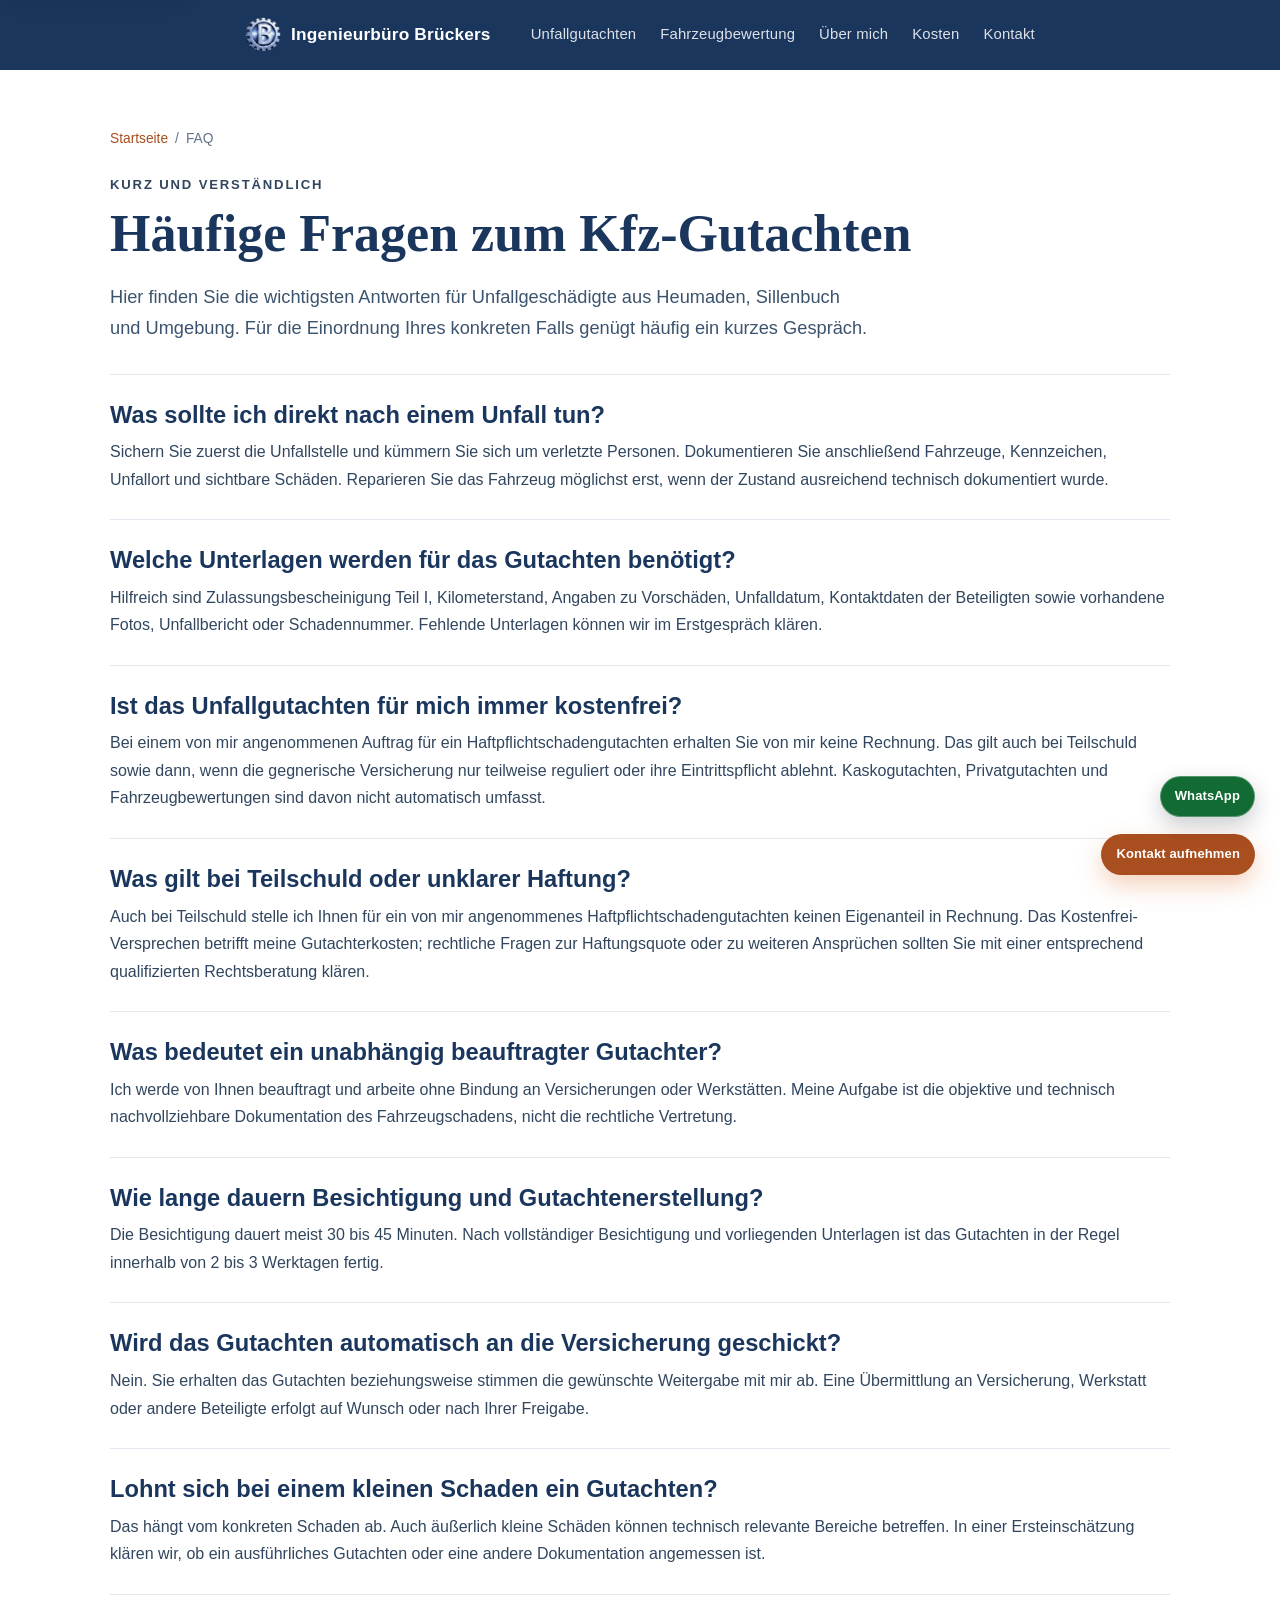
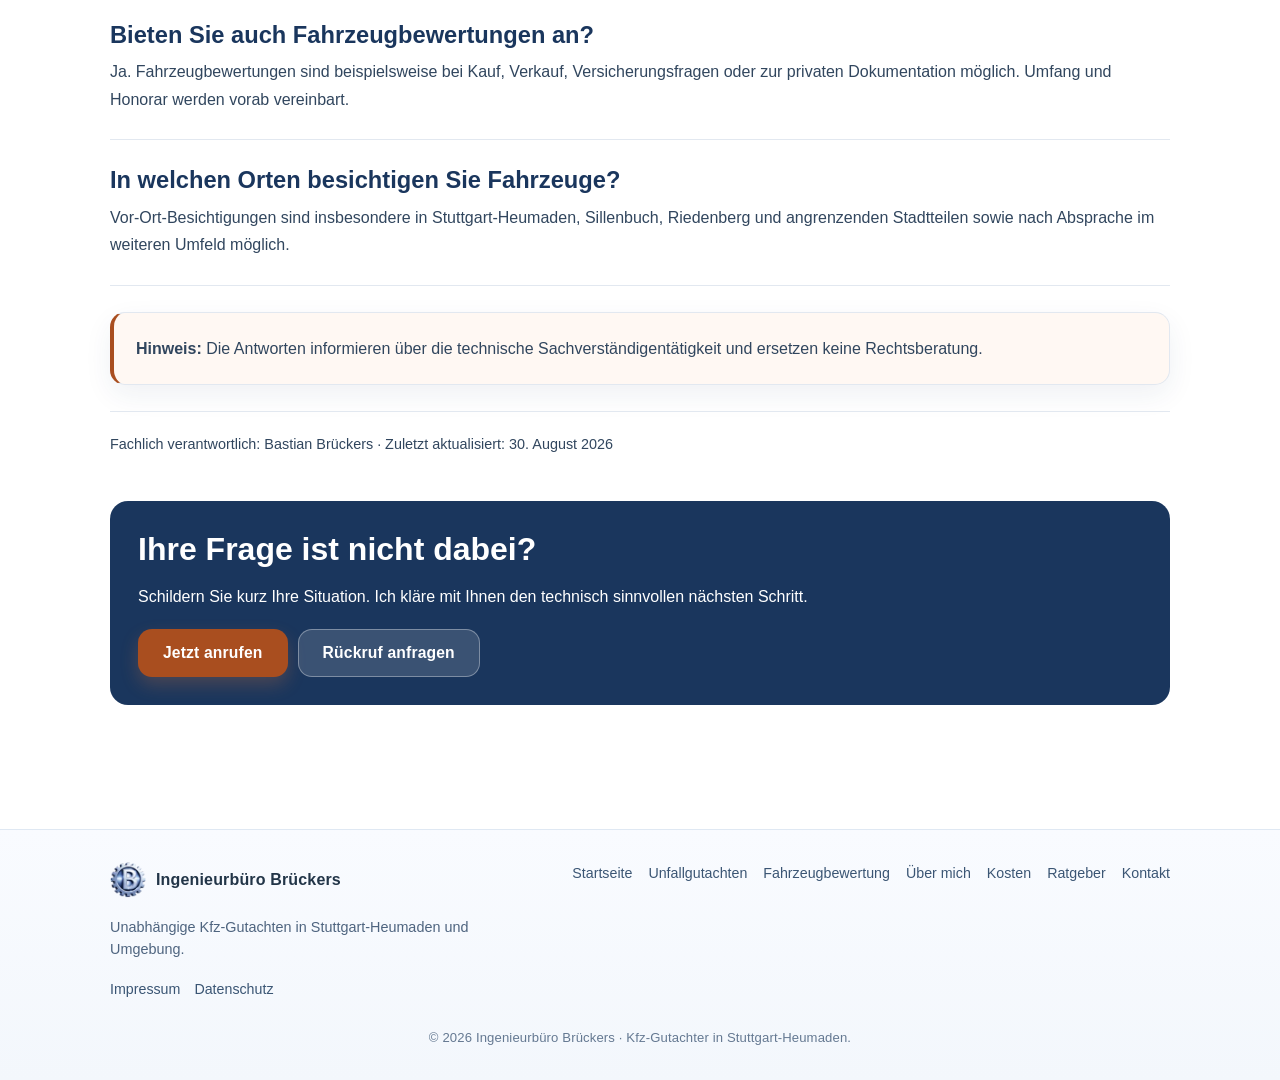
<file: faq/index.html>
<!doctype html>
<html lang="de">
<head>
  <meta charset="utf-8">
  <meta name="viewport" content="width=device-width, initial-scale=1">
  <title>FAQ zum Kfz-Gutachten | Stuttgart-Heumaden</title>
  <meta name="description" content="Antworten zu Ablauf, Kosten, Unterlagen, Teilschuld, Bagatellschaden und Dauer eines Kfz-Gutachtens in Stuttgart-Heumaden.">
  <meta name="robots" content="index, follow">
  <link rel="canonical" href="https://gutachter-heumaden.de/faq/">
  <link rel="stylesheet" href="/css/style.css">
  <link rel="icon" type="image/webp" href="/images/svb-brueckers-logo.webp">
  <meta property="og:title" content="Häufige Fragen zum Kfz-Gutachten in Heumaden">
  <meta property="og:description" content="Ablauf, Kosten und Unterlagen verständlich beantwortet.">
  <meta property="og:url" content="https://gutachter-heumaden.de/faq/">
  <meta property="og:type" content="article">
  <meta property="og:image" content="https://gutachter-heumaden.de/images/bastian-brueckers-portrait.jpg">
  <script type="application/ld+json">
  {
    "@context": "https://schema.org",
    "@type": "FAQPage",
    "mainEntity": [
      {"@type":"Question","name":"Was sollte ich direkt nach einem Unfall tun?","acceptedAnswer":{"@type":"Answer","text":"Sichern Sie zuerst die Unfallstelle und kümmern Sie sich um verletzte Personen. Dokumentieren Sie anschließend Fahrzeuge, Kennzeichen, Unfallort und sichtbare Schäden. Reparieren Sie das Fahrzeug möglichst erst, wenn der Zustand ausreichend technisch dokumentiert wurde."}},
      {"@type":"Question","name":"Welche Unterlagen werden für das Gutachten benötigt?","acceptedAnswer":{"@type":"Answer","text":"Hilfreich sind Zulassungsbescheinigung Teil I, Kilometerstand, Angaben zu Vorschäden, Unfalldatum, Kontaktdaten der Beteiligten sowie vorhandene Fotos, Unfallbericht oder Schadennummer. Fehlende Unterlagen können wir im Erstgespräch klären."}},
      {"@type":"Question","name":"Ist das Unfallgutachten für mich immer kostenfrei?","acceptedAnswer":{"@type":"Answer","text":"Bei einem von mir angenommenen Auftrag für ein Haftpflichtschadengutachten erhalten Sie von mir keine Rechnung. Das gilt auch bei Teilschuld sowie dann, wenn die gegnerische Versicherung nur teilweise reguliert oder ihre Eintrittspflicht ablehnt. Kaskogutachten, Privatgutachten und Fahrzeugbewertungen sind davon nicht automatisch umfasst."}},
      {"@type":"Question","name":"Was gilt bei Teilschuld oder unklarer Haftung?","acceptedAnswer":{"@type":"Answer","text":"Auch bei Teilschuld stelle ich Ihnen für ein von mir angenommenes Haftpflichtschadengutachten keinen Eigenanteil in Rechnung. Das Kostenfrei-Versprechen betrifft meine Gutachterkosten; rechtliche Fragen zur Haftungsquote oder zu weiteren Ansprüchen sollten Sie mit einer entsprechend qualifizierten Rechtsberatung klären."}},
      {"@type":"Question","name":"Was bedeutet ein unabhängig beauftragter Gutachter?","acceptedAnswer":{"@type":"Answer","text":"Ich werde von Ihnen beauftragt und arbeite ohne Bindung an Versicherungen oder Werkstätten. Meine Aufgabe ist die objektive und technisch nachvollziehbare Dokumentation des Fahrzeugschadens, nicht die rechtliche Vertretung."}},
      {"@type":"Question","name":"Wie lange dauern Besichtigung und Gutachtenerstellung?","acceptedAnswer":{"@type":"Answer","text":"Die Besichtigung dauert meist 30 bis 45 Minuten. Nach vollständiger Besichtigung und vorliegenden Unterlagen ist das Gutachten in der Regel innerhalb von 2 bis 3 Werktagen fertig."}},
      {"@type":"Question","name":"Wird das Gutachten automatisch an die Versicherung geschickt?","acceptedAnswer":{"@type":"Answer","text":"Nein. Sie erhalten das Gutachten beziehungsweise stimmen die gewünschte Weitergabe mit mir ab. Eine Übermittlung an Versicherung, Werkstatt oder andere Beteiligte erfolgt auf Wunsch oder nach Ihrer Freigabe."}},
      {"@type":"Question","name":"Lohnt sich bei einem kleinen Schaden ein Gutachten?","acceptedAnswer":{"@type":"Answer","text":"Das hängt vom konkreten Schaden ab. Auch äußerlich kleine Schäden können technisch relevante Bereiche betreffen. In einer Ersteinschätzung klären wir, ob ein ausführliches Gutachten oder eine andere Dokumentation angemessen ist."}},
      {"@type":"Question","name":"Bieten Sie auch Fahrzeugbewertungen an?","acceptedAnswer":{"@type":"Answer","text":"Ja. Fahrzeugbewertungen sind beispielsweise bei Kauf, Verkauf, Versicherungsfragen oder zur privaten Dokumentation möglich. Umfang und Honorar werden vorab vereinbart."}},
      {"@type":"Question","name":"In welchen Orten besichtigen Sie Fahrzeuge?","acceptedAnswer":{"@type":"Answer","text":"Vor-Ort-Besichtigungen sind insbesondere in Stuttgart-Heumaden, Sillenbuch, Riedenberg und angrenzenden Stadtteilen sowie nach Absprache im weiteren Umfeld möglich."}}
    ]
  }
  </script>
  <script defer src="/js/main.js"></script>
</head>
<body>
  <a class="skip-link" href="#main-content">Zum Inhalt springen</a>
  <header class="header" id="top"><div class="container header-inner"><a href="/" class="logo" aria-label="Zur Startseite von Gutachter Heumaden"><img src="/images/svb-brueckers-logo.webp" alt="Logo des Ingenieurbüros Brückers" width="36" height="36" class="logo-img"><span class="logo-text">Ingenieurbüro Brückers</span></a><button class="menu-toggle" type="button" aria-label="Menü öffnen" aria-expanded="false" aria-controls="nav" onclick="toggleMenu()"><span></span><span></span><span></span></button><nav class="nav" id="nav" aria-label="Hauptnavigation"><a href="/leistungen/unfallgutachten/" onclick="closeMenu()">Unfallgutachten</a><a href="/leistungen/fahrzeugbewertung/" onclick="closeMenu()">Fahrzeugbewertung</a><a href="/ueber-mich/" onclick="closeMenu()">Über mich</a><a href="/kosten/" onclick="closeMenu()">Kosten</a><a href="/#kontakt" onclick="closeMenu()">Kontakt</a></nav></div></header>
  <div class="header-spacer" aria-hidden="true"></div>

  <main id="main-content" class="content-page">
    <div class="container content-page__inner">
      <nav class="breadcrumb" aria-label="Brotkrümelnavigation"><a href="/">Startseite</a><span aria-hidden="true">/</span><span>FAQ</span></nav>
      <p class="eyebrow">Kurz und verständlich</p>
      <h1>Häufige Fragen zum Kfz-Gutachten</h1>
      <p class="lead">Hier finden Sie die wichtigsten Antworten für Unfallgeschädigte aus Heumaden, Sillenbuch und Umgebung. Für die Einordnung Ihres konkreten Falls genügt häufig ein kurzes Gespräch.</p>

      <div class="content-faq">
        <section><h2>Was sollte ich direkt nach einem Unfall tun?</h2><p>Sichern Sie zuerst die Unfallstelle und kümmern Sie sich um verletzte Personen. Dokumentieren Sie anschließend Fahrzeuge, Kennzeichen, Unfallort und sichtbare Schäden. Reparieren Sie das Fahrzeug möglichst erst, wenn der Zustand ausreichend technisch dokumentiert wurde.</p></section>
        <section><h2>Welche Unterlagen werden für das Gutachten benötigt?</h2><p>Hilfreich sind Zulassungsbescheinigung Teil I, Kilometerstand, Angaben zu Vorschäden, Unfalldatum, Kontaktdaten der Beteiligten sowie vorhandene Fotos, Unfallbericht oder Schadennummer. Fehlende Unterlagen können wir im Erstgespräch klären.</p></section>
        <section><h2>Ist das Unfallgutachten für mich immer kostenfrei?</h2><p>Bei einem von mir angenommenen Auftrag für ein Haftpflichtschadengutachten erhalten Sie von mir keine Rechnung. Das gilt auch bei Teilschuld sowie dann, wenn die gegnerische Versicherung nur teilweise reguliert oder ihre Eintrittspflicht ablehnt. Kaskogutachten, Privatgutachten und Fahrzeugbewertungen sind davon nicht automatisch umfasst.</p></section>
        <section><h2>Was gilt bei Teilschuld oder unklarer Haftung?</h2><p>Auch bei Teilschuld stelle ich Ihnen für ein von mir angenommenes Haftpflichtschadengutachten keinen Eigenanteil in Rechnung. Das Kostenfrei-Versprechen betrifft meine Gutachterkosten; rechtliche Fragen zur Haftungsquote oder zu weiteren Ansprüchen sollten Sie mit einer entsprechend qualifizierten Rechtsberatung klären.</p></section>
        <section><h2>Was bedeutet ein unabhängig beauftragter Gutachter?</h2><p>Ich werde von Ihnen beauftragt und arbeite ohne Bindung an Versicherungen oder Werkstätten. Meine Aufgabe ist die objektive und technisch nachvollziehbare Dokumentation des Fahrzeugschadens, nicht die rechtliche Vertretung.</p></section>
        <section><h2>Wie lange dauern Besichtigung und Gutachtenerstellung?</h2><p>Die Besichtigung dauert meist 30 bis 45 Minuten. Nach vollständiger Besichtigung und vorliegenden Unterlagen ist das Gutachten in der Regel innerhalb von 2 bis 3 Werktagen fertig.</p></section>
        <section><h2>Wird das Gutachten automatisch an die Versicherung geschickt?</h2><p>Nein. Sie erhalten das Gutachten beziehungsweise stimmen die gewünschte Weitergabe mit mir ab. Eine Übermittlung an Versicherung, Werkstatt oder andere Beteiligte erfolgt auf Wunsch oder nach Ihrer Freigabe.</p></section>
        <section><h2>Lohnt sich bei einem kleinen Schaden ein Gutachten?</h2><p>Das hängt vom konkreten Schaden ab. Auch äußerlich kleine Schäden können technisch relevante Bereiche betreffen. In einer Ersteinschätzung klären wir, ob ein ausführliches Gutachten oder eine andere Dokumentation angemessen ist.</p></section>
        <section><h2>Bieten Sie auch Fahrzeugbewertungen an?</h2><p>Ja. Fahrzeugbewertungen sind beispielsweise bei Kauf, Verkauf, Versicherungsfragen oder zur privaten Dokumentation möglich. Umfang und Honorar werden vorab vereinbart.</p></section>
        <section><h2>In welchen Orten besichtigen Sie Fahrzeuge?</h2><p>Vor-Ort-Besichtigungen sind insbesondere in Stuttgart-Heumaden, Sillenbuch, Riedenberg und angrenzenden Stadtteilen sowie nach Absprache im weiteren Umfeld möglich.</p></section>
      </div>

      <div class="note-box"><p><strong>Hinweis:</strong> Die Antworten informieren über die technische Sachverständigentätigkeit und ersetzen keine Rechtsberatung.</p></div>
      <p class="source-list">Fachlich verantwortlich: Bastian Brückers · Zuletzt aktualisiert: 30. August 2026</p>
      <section class="page-cta"><h2>Ihre Frage ist nicht dabei?</h2><p>Schildern Sie kurz Ihre Situation. Ich kläre mit Ihnen den technisch sinnvollen nächsten Schritt.</p><div class="page-cta__actions"><a class="btn btn-primary" href="tel:+491759415528">Jetzt anrufen</a><a class="btn btn-secondary" href="/#kontakt">Rückruf anfragen</a></div></section>
    </div>
  </main>

  <footer class="footer footer--article"><div class="container footer-inner footer-inner--article"><div class="footer-brand-wrap"><div class="footer-brand"><img src="/images/svb-brueckers-logo.webp" alt="Logo des Ingenieurbüros Brückers" width="36" height="36" class="logo-img"><span class="logo-text">Ingenieurbüro Brückers</span></div><p class="footer-trust">Unabhängige Kfz-Gutachten in Stuttgart-Heumaden und Umgebung.</p></div><nav class="footer-links footer-links--primary" aria-label="Schnellzugriff"><a href="/">Startseite</a><a href="/leistungen/unfallgutachten/">Unfallgutachten</a><a href="/leistungen/fahrzeugbewertung/">Fahrzeugbewertung</a><a href="/ueber-mich/">Über mich</a><a href="/kosten/">Kosten</a><a href="/ratgeber/">Ratgeber</a><a href="/#kontakt">Kontakt</a></nav><nav class="footer-links footer-links--legal" aria-label="Rechtliches"><a href="/impressum.html">Impressum</a><a href="/datenschutz.html">Datenschutz</a></nav><p class="footer-copy">&copy; 2026 Ingenieurbüro Brückers · Kfz-Gutachter in Stuttgart-Heumaden.</p></div></footer>
  <a href="/#kontakt" class="contact-fab" aria-label="Kontakt aufnehmen">Kontakt aufnehmen</a>
  <a href="https://wa.me/491759415528?text=Hallo%20Herr%20Br%C3%BCckers,%20ich%20habe%20eine%20Frage%20zu%20einem%20Gutachten." class="whatsapp-fab" target="_blank" rel="noopener noreferrer" aria-label="Kontakt per WhatsApp"><span class="fab-text">WhatsApp</span></a>
</body>
</html>
</file>
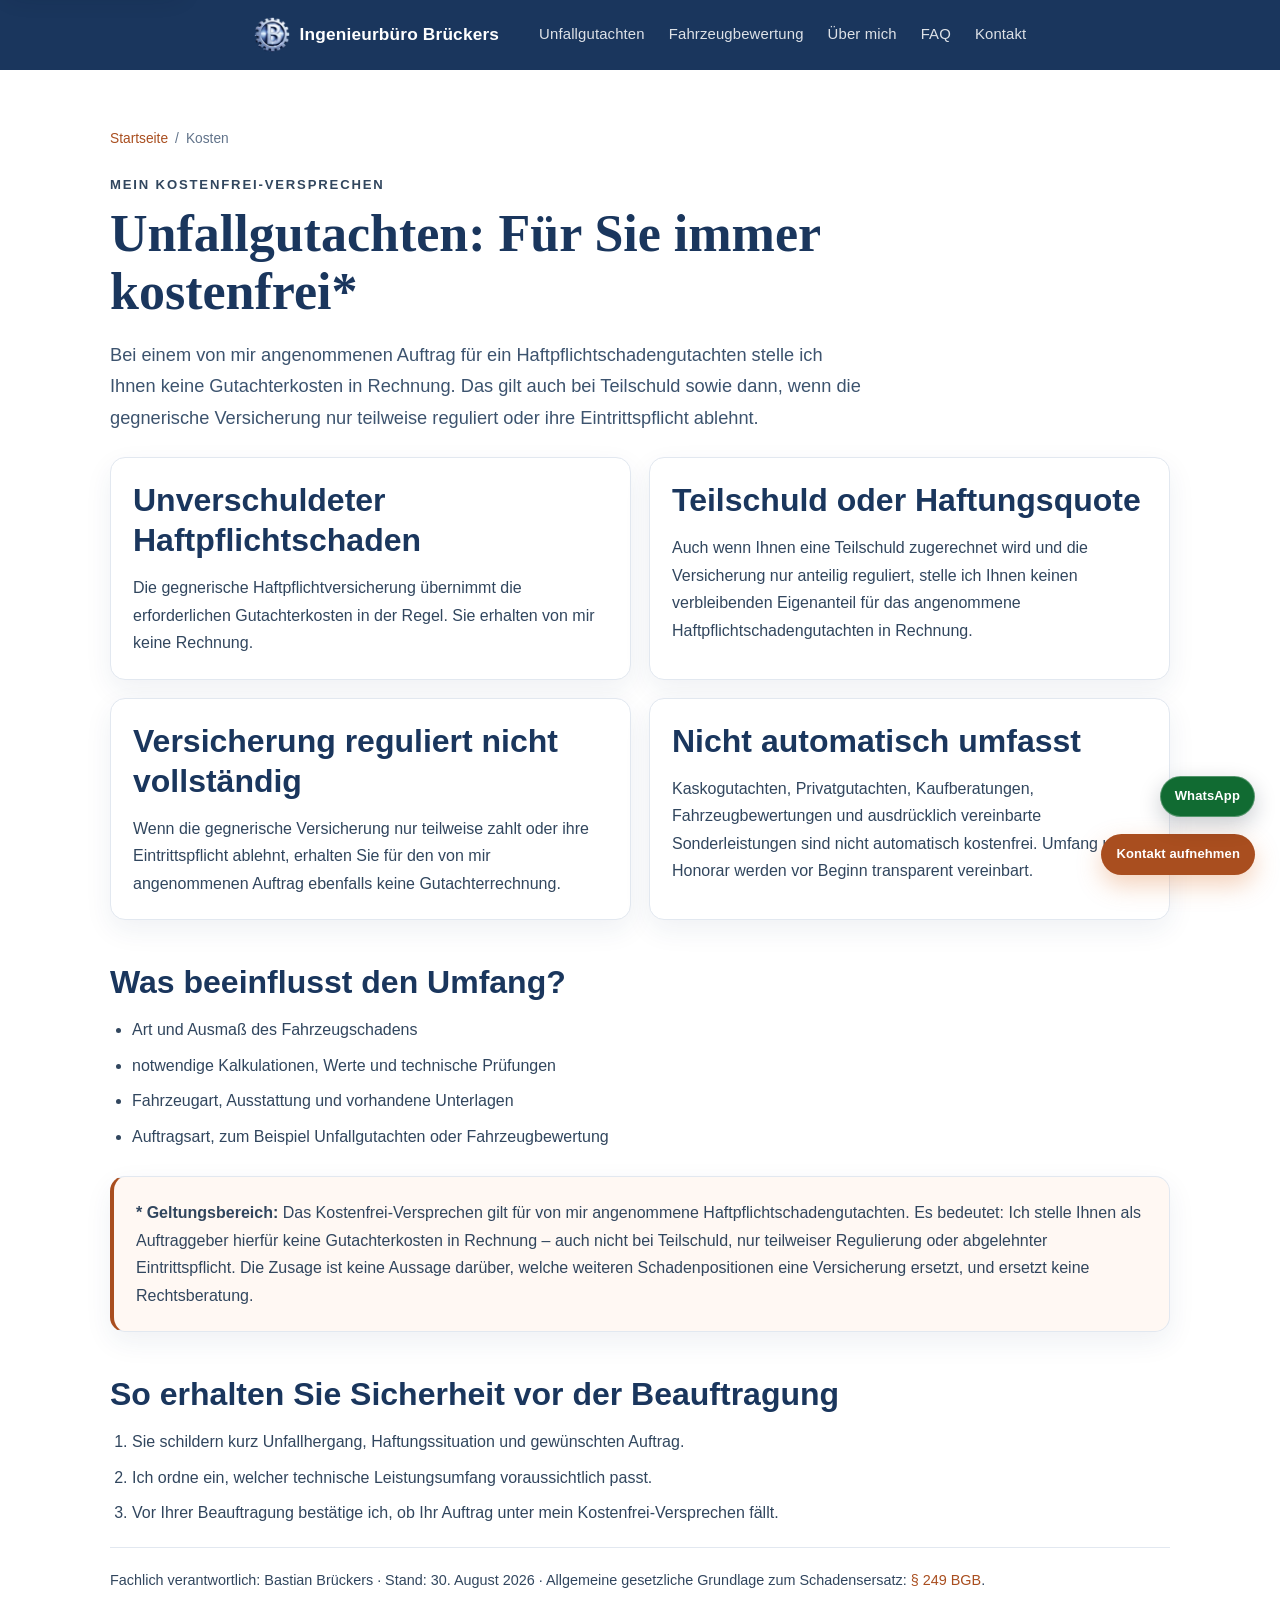
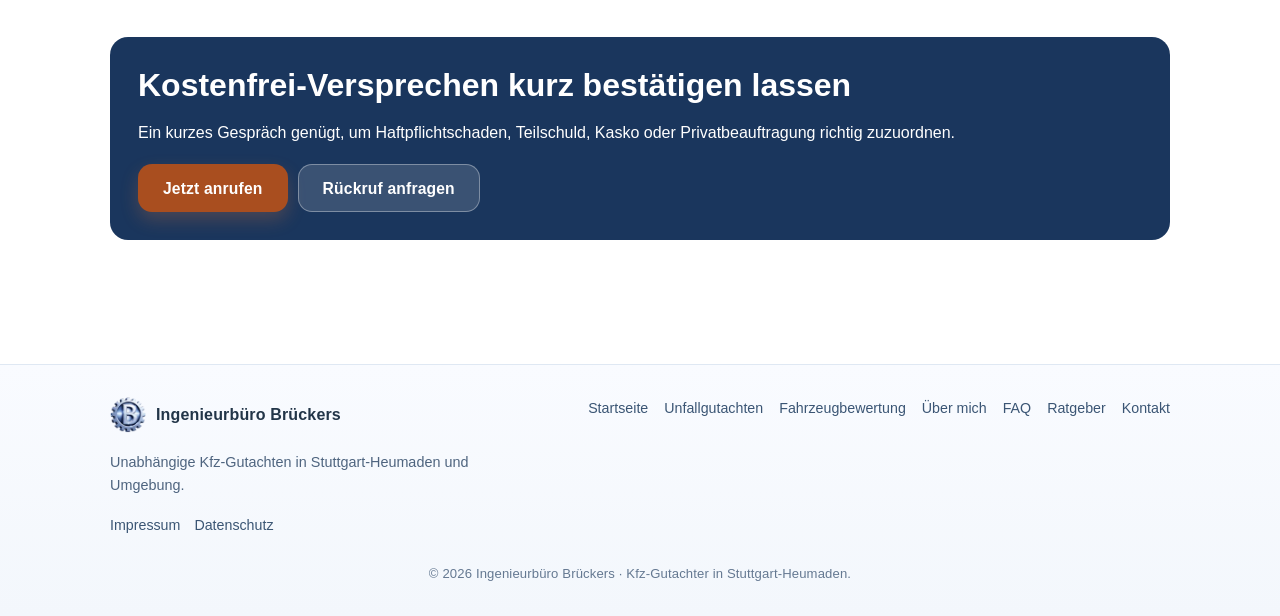
<file: kosten/index.html>
<!doctype html>
<html lang="de">
<head>
  <meta charset="utf-8">
  <meta name="viewport" content="width=device-width, initial-scale=1">
  <title>Unfallgutachten für Sie kostenfrei | Heumaden</title>
  <meta name="description" content="Für Sie immer kostenfrei: Bei angenommenen Haftpflichtschadengutachten keine Rechnung – auch bei Teilschuld oder abgelehnter Eintrittspflicht.*">
  <meta name="robots" content="index, follow">
  <link rel="canonical" href="https://gutachter-heumaden.de/kosten/">
  <link rel="stylesheet" href="/css/style.css">
  <link rel="icon" type="image/webp" href="/images/svb-brueckers-logo.webp">
  <meta property="og:title" content="Unfallgutachten für Sie immer kostenfrei*">
  <meta property="og:description" content="Keine Gutachterrechnung an Sie – auch bei Teilschuld oder abgelehnter Eintrittspflicht.*">
  <meta property="og:url" content="https://gutachter-heumaden.de/kosten/">
  <meta property="og:type" content="article">
  <meta property="og:image" content="https://gutachter-heumaden.de/images/bastian-brueckers-portrait.jpg">
  <script type="application/ld+json">
  {
    "@context": "https://schema.org",
    "@graph": [
      {
        "@type": "WebPage",
        "@id": "https://gutachter-heumaden.de/kosten/#webpage",
        "url": "https://gutachter-heumaden.de/kosten/",
        "name": "Unfallgutachten für Sie kostenfrei",
        "dateModified": "2026-08-30",
        "author": { "@id": "https://gutachter-heumaden.de/#bastian-brueckers" },
        "about": { "@id": "https://gutachter-heumaden.de/#business" }
      },
      {
        "@type": "BreadcrumbList",
        "itemListElement": [
          { "@type": "ListItem", "position": 1, "name": "Startseite", "item": "https://gutachter-heumaden.de/" },
          { "@type": "ListItem", "position": 2, "name": "Kosten", "item": "https://gutachter-heumaden.de/kosten/" }
        ]
      }
    ]
  }
  </script>
  <script defer src="/js/main.js"></script>
</head>
<body>
  <a class="skip-link" href="#main-content">Zum Inhalt springen</a>
  <header class="header" id="top">
    <div class="container header-inner">
      <a href="/" class="logo" aria-label="Zur Startseite von Gutachter Heumaden"><img src="/images/svb-brueckers-logo.webp" alt="Logo des Ingenieurbüros Brückers" width="36" height="36" class="logo-img"><span class="logo-text">Ingenieurbüro Brückers</span></a>
      <button class="menu-toggle" type="button" aria-label="Menü öffnen" aria-expanded="false" aria-controls="nav" onclick="toggleMenu()"><span></span><span></span><span></span></button>
      <nav class="nav" id="nav" aria-label="Hauptnavigation"><a href="/leistungen/unfallgutachten/" onclick="closeMenu()">Unfallgutachten</a><a href="/leistungen/fahrzeugbewertung/" onclick="closeMenu()">Fahrzeugbewertung</a><a href="/ueber-mich/" onclick="closeMenu()">Über mich</a><a href="/faq/" onclick="closeMenu()">FAQ</a><a href="/#kontakt" onclick="closeMenu()">Kontakt</a></nav>
    </div>
  </header>
  <div class="header-spacer" aria-hidden="true"></div>

  <main id="main-content" class="content-page">
    <div class="container content-page__inner">
      <nav class="breadcrumb" aria-label="Brotkrümelnavigation"><a href="/">Startseite</a><span aria-hidden="true">/</span><span>Kosten</span></nav>
      <p class="eyebrow">Mein Kostenfrei-Versprechen</p>
      <h1>Unfallgutachten: Für Sie immer kostenfrei*</h1>
      <p class="lead">Bei einem von mir angenommenen Auftrag für ein Haftpflichtschadengutachten stelle ich Ihnen keine Gutachterkosten in Rechnung. Das gilt auch bei Teilschuld sowie dann, wenn die gegnerische Versicherung nur teilweise reguliert oder ihre Eintrittspflicht ablehnt.</p>

      <div class="cost-grid">
        <section class="cost-card">
          <h2>Unverschuldeter Haftpflichtschaden</h2>
          <p>Die gegnerische Haftpflichtversicherung übernimmt die erforderlichen Gutachterkosten in der Regel. Sie erhalten von mir keine Rechnung.</p>
        </section>
        <section class="cost-card">
          <h2>Teilschuld oder Haftungsquote</h2>
          <p>Auch wenn Ihnen eine Teilschuld zugerechnet wird und die Versicherung nur anteilig reguliert, stelle ich Ihnen keinen verbleibenden Eigenanteil für das angenommene Haftpflichtschadengutachten in Rechnung.</p>
        </section>
        <section class="cost-card">
          <h2>Versicherung reguliert nicht vollständig</h2>
          <p>Wenn die gegnerische Versicherung nur teilweise zahlt oder ihre Eintrittspflicht ablehnt, erhalten Sie für den von mir angenommenen Auftrag ebenfalls keine Gutachterrechnung.</p>
        </section>
        <section class="cost-card">
          <h2>Nicht automatisch umfasst</h2>
          <p>Kaskogutachten, Privatgutachten, Kaufberatungen, Fahrzeugbewertungen und ausdrücklich vereinbarte Sonderleistungen sind nicht automatisch kostenfrei. Umfang und Honorar werden vor Beginn transparent vereinbart.</p>
        </section>
      </div>

      <h2>Was beeinflusst den Umfang?</h2>
      <ul>
        <li>Art und Ausmaß des Fahrzeugschadens</li>
        <li>notwendige Kalkulationen, Werte und technische Prüfungen</li>
        <li>Fahrzeugart, Ausstattung und vorhandene Unterlagen</li>
        <li>Auftragsart, zum Beispiel Unfallgutachten oder Fahrzeugbewertung</li>
      </ul>

      <div class="note-box">
        <p><strong>* Geltungsbereich:</strong> Das Kostenfrei-Versprechen gilt für von mir angenommene Haftpflichtschadengutachten. Es bedeutet: Ich stelle Ihnen als Auftraggeber hierfür keine Gutachterkosten in Rechnung – auch nicht bei Teilschuld, nur teilweiser Regulierung oder abgelehnter Eintrittspflicht. Die Zusage ist keine Aussage darüber, welche weiteren Schadenpositionen eine Versicherung ersetzt, und ersetzt keine Rechtsberatung.</p>
      </div>

      <h2>So erhalten Sie Sicherheit vor der Beauftragung</h2>
      <ol>
        <li>Sie schildern kurz Unfallhergang, Haftungssituation und gewünschten Auftrag.</li>
        <li>Ich ordne ein, welcher technische Leistungsumfang voraussichtlich passt.</li>
        <li>Vor Ihrer Beauftragung bestätige ich, ob Ihr Auftrag unter mein Kostenfrei-Versprechen fällt.</li>
      </ol>

      <p class="source-list">Fachlich verantwortlich: Bastian Brückers · Stand: 30. August 2026 · Allgemeine gesetzliche Grundlage zum Schadensersatz: <a href="https://www.gesetze-im-internet.de/bgb/__249.html" target="_blank" rel="noopener noreferrer">§ 249 BGB</a>.</p>

      <section class="page-cta">
        <h2>Kostenfrei-Versprechen kurz bestätigen lassen</h2>
        <p>Ein kurzes Gespräch genügt, um Haftpflichtschaden, Teilschuld, Kasko oder Privatbeauftragung richtig zuzuordnen.</p>
        <div class="page-cta__actions"><a class="btn btn-primary" href="tel:+491759415528">Jetzt anrufen</a><a class="btn btn-secondary" href="/#kontakt">Rückruf anfragen</a></div>
      </section>
    </div>
  </main>

  <footer class="footer footer--article"><div class="container footer-inner footer-inner--article"><div class="footer-brand-wrap"><div class="footer-brand"><img src="/images/svb-brueckers-logo.webp" alt="Logo des Ingenieurbüros Brückers" width="36" height="36" class="logo-img"><span class="logo-text">Ingenieurbüro Brückers</span></div><p class="footer-trust">Unabhängige Kfz-Gutachten in Stuttgart-Heumaden und Umgebung.</p></div><nav class="footer-links footer-links--primary" aria-label="Schnellzugriff"><a href="/">Startseite</a><a href="/leistungen/unfallgutachten/">Unfallgutachten</a><a href="/leistungen/fahrzeugbewertung/">Fahrzeugbewertung</a><a href="/ueber-mich/">Über mich</a><a href="/faq/">FAQ</a><a href="/ratgeber/">Ratgeber</a><a href="/#kontakt">Kontakt</a></nav><nav class="footer-links footer-links--legal" aria-label="Rechtliches"><a href="/impressum.html">Impressum</a><a href="/datenschutz.html">Datenschutz</a></nav><p class="footer-copy">&copy; 2026 Ingenieurbüro Brückers · Kfz-Gutachter in Stuttgart-Heumaden.</p></div></footer>
  <a href="/#kontakt" class="contact-fab" aria-label="Kontakt aufnehmen">Kontakt aufnehmen</a>
  <a href="https://wa.me/491759415528?text=Hallo%20Herr%20Br%C3%BCckers,%20ich%20habe%20eine%20Frage%20zu%20den%20Kosten%20eines%20Gutachtens." class="whatsapp-fab" target="_blank" rel="noopener noreferrer" aria-label="Kontakt per WhatsApp"><span class="fab-text">WhatsApp</span></a>
</body>
</html>
</file>
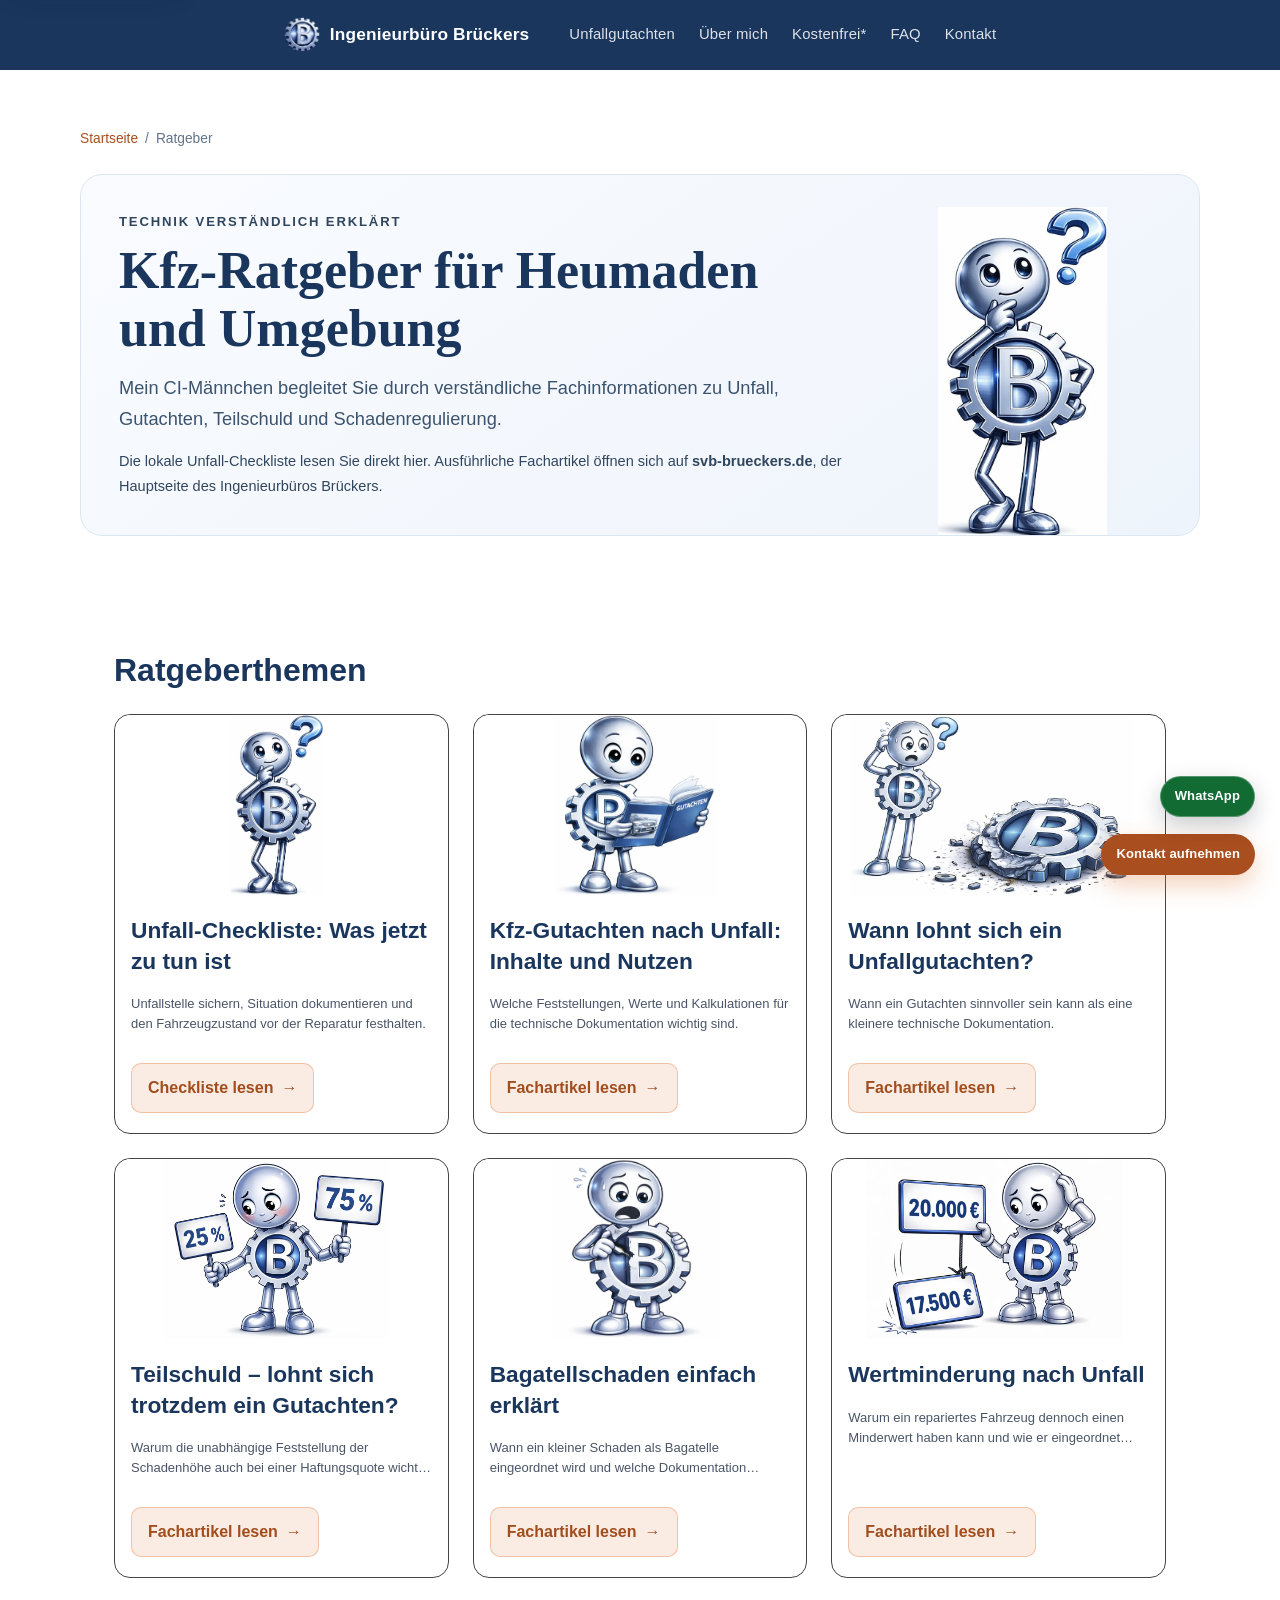
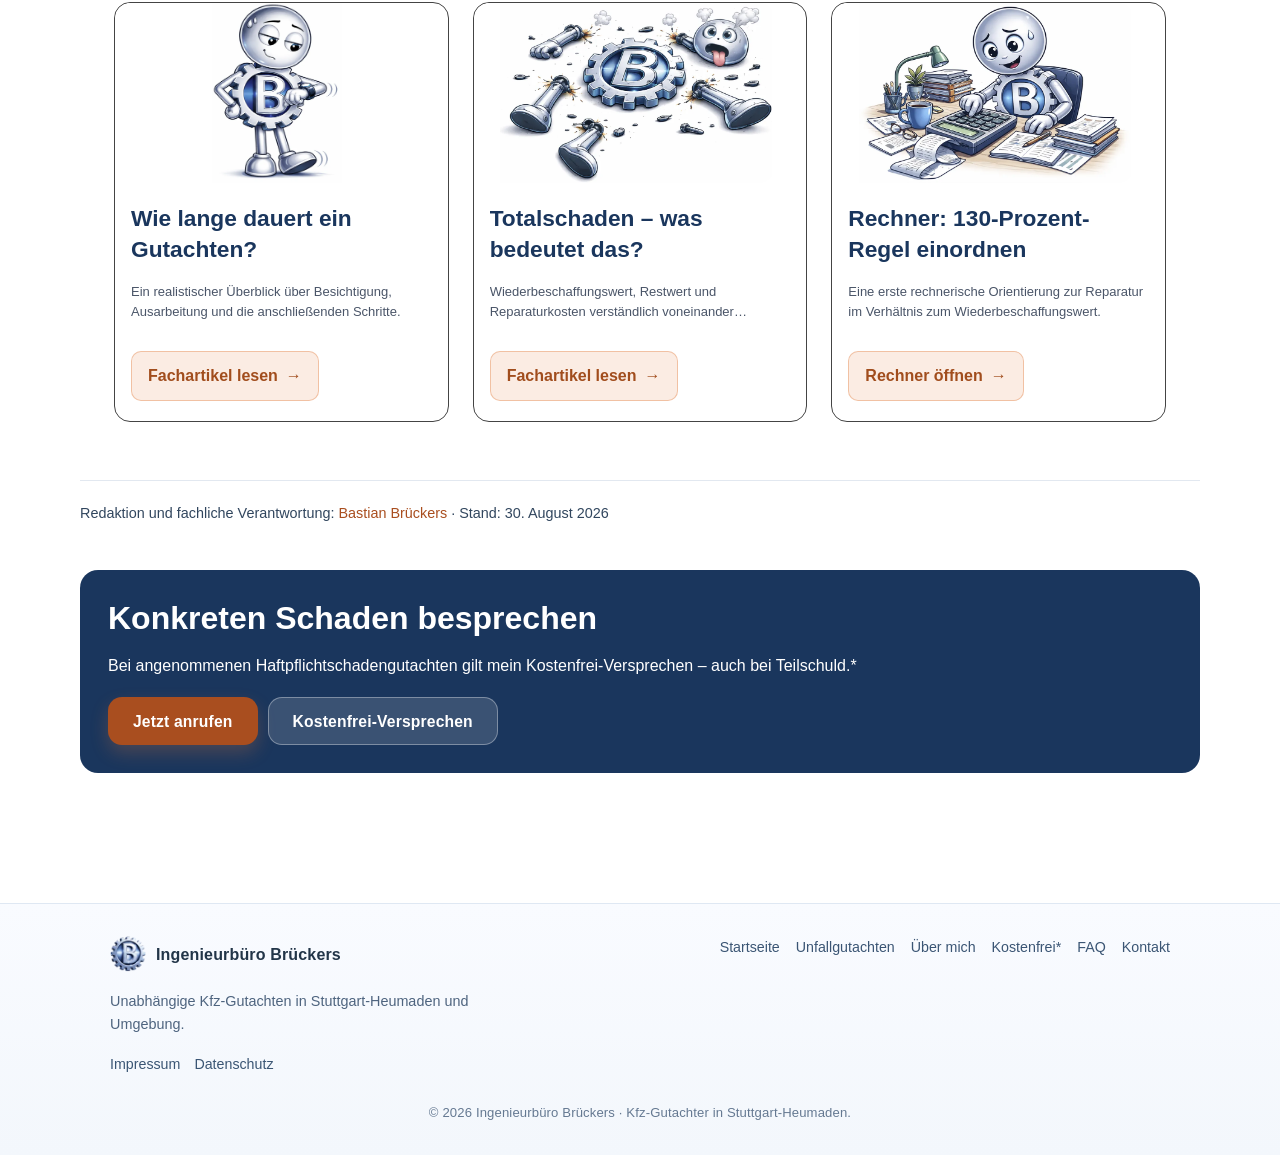
<file: ratgeber/index.html>
<!doctype html>
<html lang="de">
<head>
  <meta charset="utf-8">
  <meta name="viewport" content="width=device-width, initial-scale=1">
  <title>Kfz-Ratgeber für Heumaden | Unfall, Teilschuld, Gutachten</title>
  <meta name="description" content="Bebilderter Kfz-Ratgeber des Ingenieurbüros Brückers: Unfall, Teilschuld, Gutachten, Bagatellschaden, Wertminderung und Totalschaden verständlich erklärt.">
  <meta name="robots" content="index, follow">
  <link rel="canonical" href="https://gutachter-heumaden.de/ratgeber/">
  <link rel="stylesheet" href="/css/style.css">
  <link rel="icon" type="image/webp" href="/images/svb-brueckers-logo.webp">
  <meta property="og:title" content="Kfz-Ratgeber für Stuttgart-Heumaden">
  <meta property="og:description" content="Verständliche Fachinformationen mit dem Brückers CI-Männchen rund um Unfall, Gutachten und Regulierung.">
  <meta property="og:url" content="https://gutachter-heumaden.de/ratgeber/">
  <meta property="og:type" content="website">
  <meta property="og:image" content="https://gutachter-heumaden.de/images/ratgeber/ratgeber-header.webp">
  <meta property="og:image:alt" content="Brückers CI-Männchen als Begleiter durch den Kfz-Ratgeber">
  <script type="application/ld+json">
  {
    "@context": "https://schema.org",
    "@type": "CollectionPage",
    "name": "Kfz-Ratgeber für Stuttgart-Heumaden",
    "url": "https://gutachter-heumaden.de/ratgeber/",
    "author": { "@id": "https://gutachter-heumaden.de/#bastian-brueckers" },
    "mainEntity": {
      "@type": "ItemList",
      "itemListElement": [
        { "@type": "ListItem", "position": 1, "url": "https://gutachter-heumaden.de/ratgeber/unfall-checkliste/", "name": "Unfall-Checkliste: Was jetzt zu tun ist" },
        { "@type": "ListItem", "position": 2, "url": "https://svb-brueckers.de/ratgeber/was-macht-ein-kfz-gutachten-aus/", "name": "Kfz-Gutachten nach Unfall: Inhalte und Nutzen" },
        { "@type": "ListItem", "position": 3, "url": "https://svb-brueckers.de/ratgeber/wann-sich-ein-gutachten-lohnt/", "name": "Wann lohnt sich ein Unfallgutachten?" },
        { "@type": "ListItem", "position": 4, "url": "https://svb-brueckers.de/ratgeber/teilschuld-lohnt-sich-gutachten/", "name": "Teilschuld – lohnt sich trotzdem ein Gutachten?" },
        { "@type": "ListItem", "position": 5, "url": "https://svb-brueckers.de/ratgeber/bagatellschaden-definition/", "name": "Bagatellschaden einfach erklärt" },
        { "@type": "ListItem", "position": 6, "url": "https://svb-brueckers.de/ratgeber/wertminderung-nach-unfall/", "name": "Wertminderung nach Unfall" },
        { "@type": "ListItem", "position": 7, "url": "https://svb-brueckers.de/ratgeber/dauer-gutachten-auszahlung/", "name": "Wie lange dauert ein Gutachten?" },
        { "@type": "ListItem", "position": 8, "url": "https://svb-brueckers.de/ratgeber/totalschaden-bedeutung-auszahlung/", "name": "Totalschaden – was bedeutet das?" },
        { "@type": "ListItem", "position": 9, "url": "https://svb-brueckers.de/ratgeber/130-prozent-rechner/", "name": "130-Prozent-Rechner" }
      ]
    }
  }
  </script>
  <script defer src="/js/main.js"></script>
</head>
<body>
  <a class="skip-link" href="#main-content">Zum Inhalt springen</a>
  <header class="header" id="top">
    <div class="container header-inner">
      <a href="/" class="logo" aria-label="Zur Startseite von Gutachter Heumaden"><img src="/images/svb-brueckers-logo.webp" alt="Logo des Ingenieurbüros Brückers" width="36" height="36" class="logo-img"><span class="logo-text">Ingenieurbüro Brückers</span></a>
      <button class="menu-toggle" type="button" aria-label="Menü öffnen" aria-expanded="false" aria-controls="nav" onclick="toggleMenu()"><span></span><span></span><span></span></button>
      <nav class="nav" id="nav" aria-label="Hauptnavigation"><a href="/leistungen/unfallgutachten/" onclick="closeMenu()">Unfallgutachten</a><a href="/ueber-mich/" onclick="closeMenu()">Über mich</a><a href="/kosten/" onclick="closeMenu()">Kostenfrei*</a><a href="/faq/" onclick="closeMenu()">FAQ</a><a href="/#kontakt" onclick="closeMenu()">Kontakt</a></nav>
    </div>
  </header>
  <div class="header-spacer" aria-hidden="true"></div>

  <main id="main-content" class="content-page ratgeber-overview">
    <div class="container content-page__inner ratgeber-layout">
      <nav class="breadcrumb" aria-label="Brotkrümelnavigation"><a href="/">Startseite</a><span aria-hidden="true">/</span><span>Ratgeber</span></nav>

      <section class="ratgeber-hero-panel" aria-labelledby="ratgeber-title">
        <div>
          <p class="eyebrow">Technik verständlich erklärt</p>
          <h1 id="ratgeber-title">Kfz-Ratgeber für Heumaden und Umgebung</h1>
          <p class="lead">Mein CI-Männchen begleitet Sie durch verständliche Fachinformationen zu Unfall, Gutachten, Teilschuld und Schadenregulierung.</p>
          <p class="ratgeber-source-note">Die lokale Unfall-Checkliste lesen Sie direkt hier. Ausführliche Fachartikel öffnen sich auf <strong>svb-brueckers.de</strong>, der Hauptseite des Ingenieurbüros Brückers.</p>
        </div>
        <img src="/images/ratgeber/ratgeber-header.webp" alt="Brückers CI-Männchen als Begleiter durch den Kfz-Ratgeber" width="461" height="900" decoding="async">
      </section>

      <section class="ratgeber-posts" aria-labelledby="ratgeber-posts-title">
        <h2 id="ratgeber-posts-title" class="ratgeber-posts-title">Ratgeberthemen</h2>
        <div class="article-grid ratgeber-grid" role="list">
          <a class="article-card ratgeber-card" role="listitem" href="/ratgeber/unfall-checkliste/">
            <div class="article-card-media ratgeber-image-wrapper"><img src="/images/ratgeber/ratgeber-header.webp" alt="Brückers CI-Männchen führt durch die Unfall-Checkliste" width="461" height="900" loading="lazy" decoding="async"></div>
            <div class="ratgeber-content"><h3 class="article-card-title">Unfall-Checkliste: Was jetzt zu tun ist</h3><p>Unfallstelle sichern, Situation dokumentieren und den Fahrzeugzustand vor der Reparatur festhalten.</p><span class="article-card-link ratgeber-button">Checkliste lesen <span aria-hidden="true">→</span></span></div>
          </a>
          <a class="article-card ratgeber-card" role="listitem" href="https://svb-brueckers.de/ratgeber/was-macht-ein-kfz-gutachten-aus/" target="_blank" rel="noopener noreferrer">
            <div class="article-card-media ratgeber-image-wrapper"><img src="/images/ratgeber/kfz-gutachten-inhalte.webp" alt="Brückers CI-Männchen liest ein Kfz-Gutachten" width="821" height="900" loading="lazy" decoding="async"></div>
            <div class="ratgeber-content"><h3 class="article-card-title">Kfz-Gutachten nach Unfall: Inhalte und Nutzen</h3><p>Welche Feststellungen, Werte und Kalkulationen für die technische Dokumentation wichtig sind.</p><span class="article-card-link ratgeber-button">Fachartikel lesen <span aria-hidden="true">→</span></span></div>
          </a>
          <a class="article-card ratgeber-card" role="listitem" href="https://svb-brueckers.de/ratgeber/wann-sich-ein-gutachten-lohnt/" target="_blank" rel="noopener noreferrer">
            <div class="article-card-media ratgeber-image-wrapper"><img src="/images/ratgeber/wann-lohnt-unfallgutachten.webp" alt="Brückers CI-Männchen erklärt, wann sich ein Unfallgutachten lohnt" width="900" height="563" loading="lazy" decoding="async"></div>
            <div class="ratgeber-content"><h3 class="article-card-title">Wann lohnt sich ein Unfallgutachten?</h3><p>Wann ein Gutachten sinnvoller sein kann als eine kleinere technische Dokumentation.</p><span class="article-card-link ratgeber-button">Fachartikel lesen <span aria-hidden="true">→</span></span></div>
          </a>
          <a class="article-card ratgeber-card" role="listitem" href="https://svb-brueckers.de/ratgeber/teilschuld-lohnt-sich-gutachten/" target="_blank" rel="noopener noreferrer">
            <div class="article-card-media ratgeber-image-wrapper"><img src="/images/ratgeber/teilschuld.webp" alt="Brückers CI-Männchen erklärt die Begutachtung bei Teilschuld" width="900" height="716" loading="lazy" decoding="async"></div>
            <div class="ratgeber-content"><h3 class="article-card-title">Teilschuld – lohnt sich trotzdem ein Gutachten?</h3><p>Warum die unabhängige Feststellung der Schadenhöhe auch bei einer Haftungsquote wichtig bleibt.</p><span class="article-card-link ratgeber-button">Fachartikel lesen <span aria-hidden="true">→</span></span></div>
          </a>
          <a class="article-card ratgeber-card" role="listitem" href="https://svb-brueckers.de/ratgeber/bagatellschaden-definition/" target="_blank" rel="noopener noreferrer">
            <div class="article-card-media ratgeber-image-wrapper"><img src="/images/ratgeber/bagatellschaden.webp" alt="Brückers CI-Männchen erklärt den Bagatellschaden" width="839" height="900" loading="lazy" decoding="async"></div>
            <div class="ratgeber-content"><h3 class="article-card-title">Bagatellschaden einfach erklärt</h3><p>Wann ein kleiner Schaden als Bagatelle eingeordnet wird und welche Dokumentation passen kann.</p><span class="article-card-link ratgeber-button">Fachartikel lesen <span aria-hidden="true">→</span></span></div>
          </a>
          <a class="article-card ratgeber-card" role="listitem" href="https://svb-brueckers.de/ratgeber/wertminderung-nach-unfall/" target="_blank" rel="noopener noreferrer">
            <div class="article-card-media ratgeber-image-wrapper"><img src="/images/ratgeber/wertminderung.webp" alt="Brückers CI-Männchen erklärt die Wertminderung nach einem Unfall" width="900" height="632" loading="lazy" decoding="async"></div>
            <div class="ratgeber-content"><h3 class="article-card-title">Wertminderung nach Unfall</h3><p>Warum ein repariertes Fahrzeug dennoch einen Minderwert haben kann und wie er eingeordnet wird.</p><span class="article-card-link ratgeber-button">Fachartikel lesen <span aria-hidden="true">→</span></span></div>
          </a>
          <a class="article-card ratgeber-card" role="listitem" href="https://svb-brueckers.de/ratgeber/dauer-gutachten-auszahlung/" target="_blank" rel="noopener noreferrer">
            <div class="article-card-media ratgeber-image-wrapper"><img src="/images/ratgeber/dauer-gutachten.webp" alt="Brückers CI-Männchen erklärt die Dauer eines Gutachtens" width="632" height="874" loading="lazy" decoding="async"></div>
            <div class="ratgeber-content"><h3 class="article-card-title">Wie lange dauert ein Gutachten?</h3><p>Ein realistischer Überblick über Besichtigung, Ausarbeitung und die anschließenden Schritte.</p><span class="article-card-link ratgeber-button">Fachartikel lesen <span aria-hidden="true">→</span></span></div>
          </a>
          <a class="article-card ratgeber-card" role="listitem" href="https://svb-brueckers.de/ratgeber/totalschaden-bedeutung-auszahlung/" target="_blank" rel="noopener noreferrer">
            <div class="article-card-media ratgeber-image-wrapper"><img src="/images/ratgeber/totalschaden.webp" alt="Brückers CI-Männchen erklärt den wirtschaftlichen Totalschaden" width="900" height="597" loading="lazy" decoding="async"></div>
            <div class="ratgeber-content"><h3 class="article-card-title">Totalschaden – was bedeutet das?</h3><p>Wiederbeschaffungswert, Restwert und Reparaturkosten verständlich voneinander unterschieden.</p><span class="article-card-link ratgeber-button">Fachartikel lesen <span aria-hidden="true">→</span></span></div>
          </a>
          <a class="article-card ratgeber-card" role="listitem" href="https://svb-brueckers.de/ratgeber/130-prozent-rechner/" target="_blank" rel="noopener noreferrer">
            <div class="article-card-media ratgeber-image-wrapper"><img src="/images/ratgeber/130-prozent-rechner.webp" alt="Brückers CI-Männchen beim 130-Prozent-Rechner" width="900" height="595" loading="lazy" decoding="async"></div>
            <div class="ratgeber-content"><h3 class="article-card-title">Rechner: 130-Prozent-Regel einordnen</h3><p>Eine erste rechnerische Orientierung zur Reparatur im Verhältnis zum Wiederbeschaffungswert.</p><span class="article-card-link ratgeber-button">Rechner öffnen <span aria-hidden="true">→</span></span></div>
          </a>
        </div>
      </section>

      <p class="source-list">Redaktion und fachliche Verantwortung: <a href="/ueber-mich/">Bastian Brückers</a> · Stand: 30. August 2026</p>
      <section class="page-cta"><h2>Konkreten Schaden besprechen</h2><p>Bei angenommenen Haftpflichtschadengutachten gilt mein Kostenfrei-Versprechen – auch bei Teilschuld.*</p><div class="page-cta__actions"><a class="btn btn-primary" href="tel:+491759415528">Jetzt anrufen</a><a class="btn btn-secondary" href="/kosten/">Kostenfrei-Versprechen</a></div></section>
    </div>
  </main>

  <footer class="footer footer--article"><div class="container footer-inner footer-inner--article"><div class="footer-brand-wrap"><div class="footer-brand"><img src="/images/svb-brueckers-logo.webp" alt="Logo des Ingenieurbüros Brückers" width="36" height="36" class="logo-img"><span class="logo-text">Ingenieurbüro Brückers</span></div><p class="footer-trust">Unabhängige Kfz-Gutachten in Stuttgart-Heumaden und Umgebung.</p></div><nav class="footer-links footer-links--primary" aria-label="Schnellzugriff"><a href="/">Startseite</a><a href="/leistungen/unfallgutachten/">Unfallgutachten</a><a href="/ueber-mich/">Über mich</a><a href="/kosten/">Kostenfrei*</a><a href="/faq/">FAQ</a><a href="/#kontakt">Kontakt</a></nav><nav class="footer-links footer-links--legal" aria-label="Rechtliches"><a href="/impressum.html">Impressum</a><a href="/datenschutz.html">Datenschutz</a></nav><p class="footer-copy">&copy; 2026 Ingenieurbüro Brückers · Kfz-Gutachter in Stuttgart-Heumaden.</p></div></footer>
  <a href="/#kontakt" class="contact-fab" aria-label="Kontakt aufnehmen">Kontakt aufnehmen</a>
  <a href="https://wa.me/491759415528?text=Hallo%20Herr%20Br%C3%BCckers,%20ich%20m%C3%B6chte%20einen%20Fahrzeugschaden%20besprechen." class="whatsapp-fab" target="_blank" rel="noopener noreferrer" aria-label="Kontakt per WhatsApp"><span class="fab-text">WhatsApp</span></a>
</body>
</html>
</file>
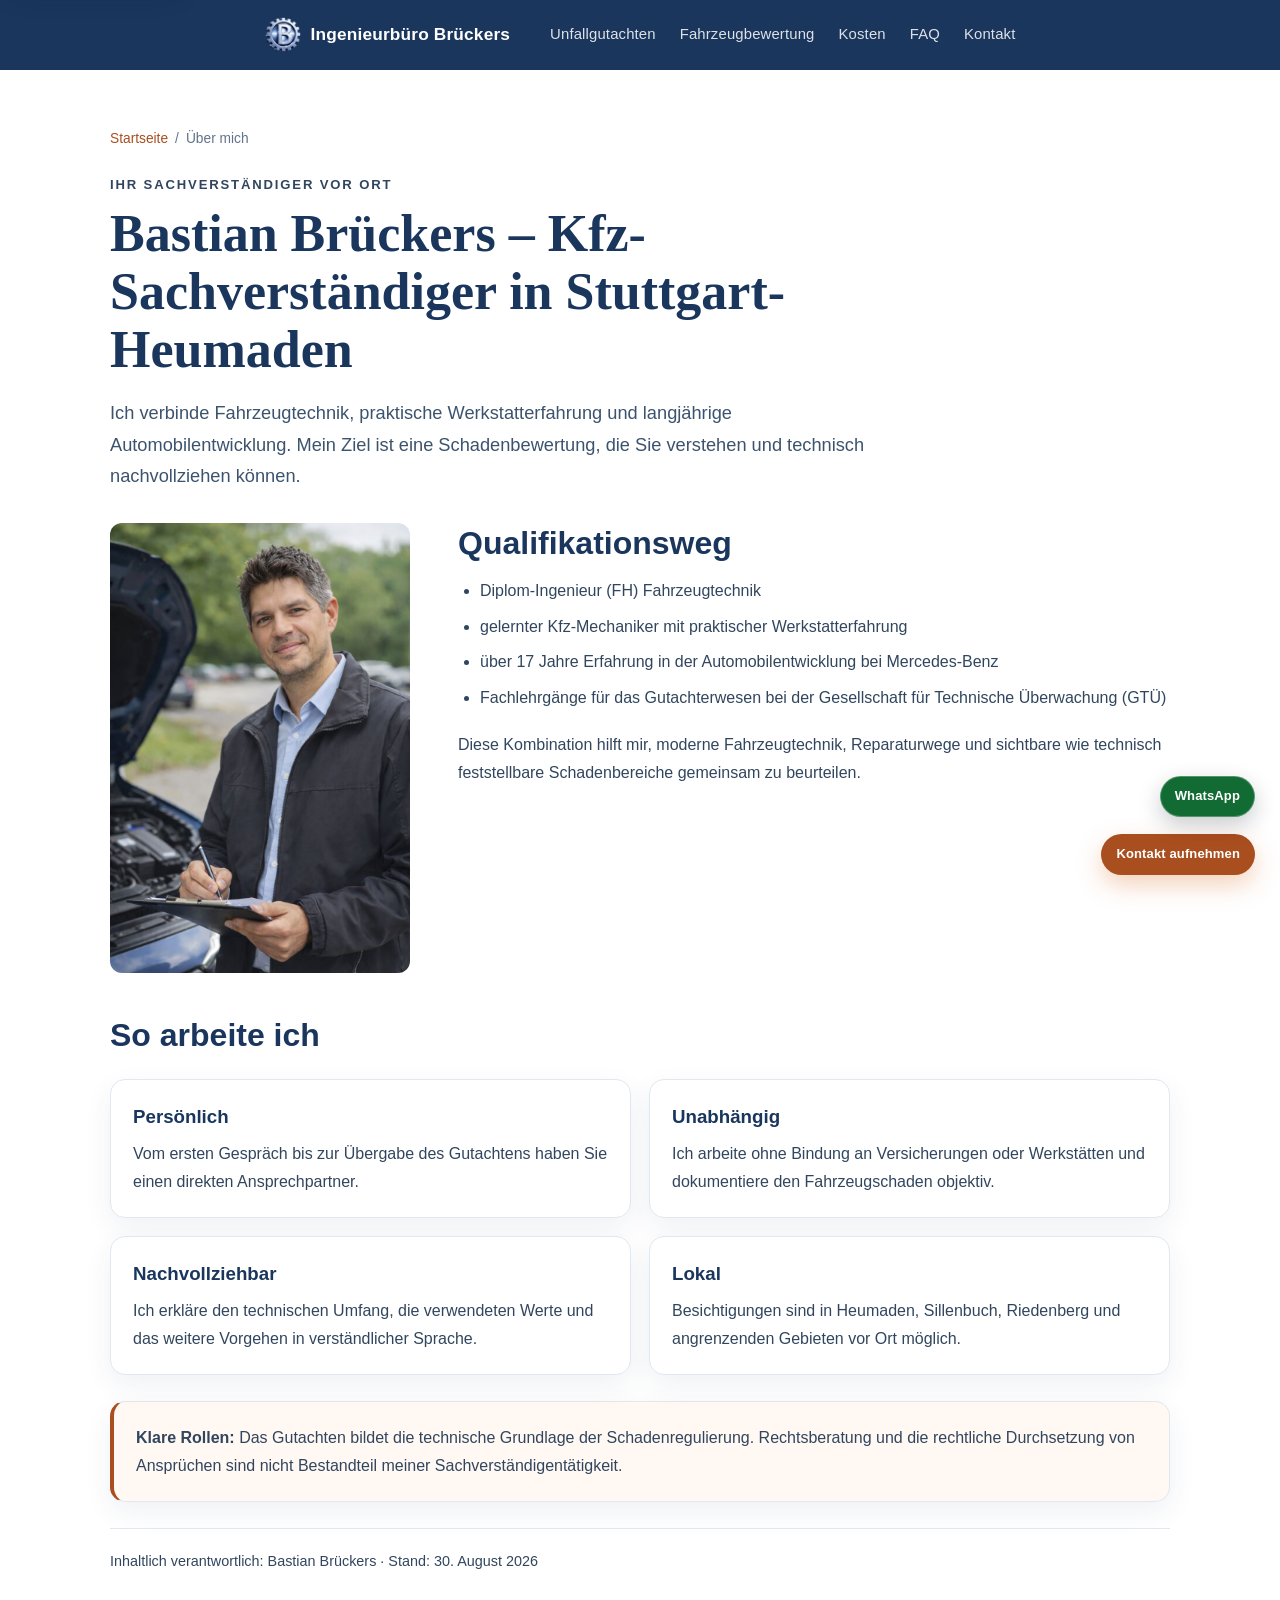
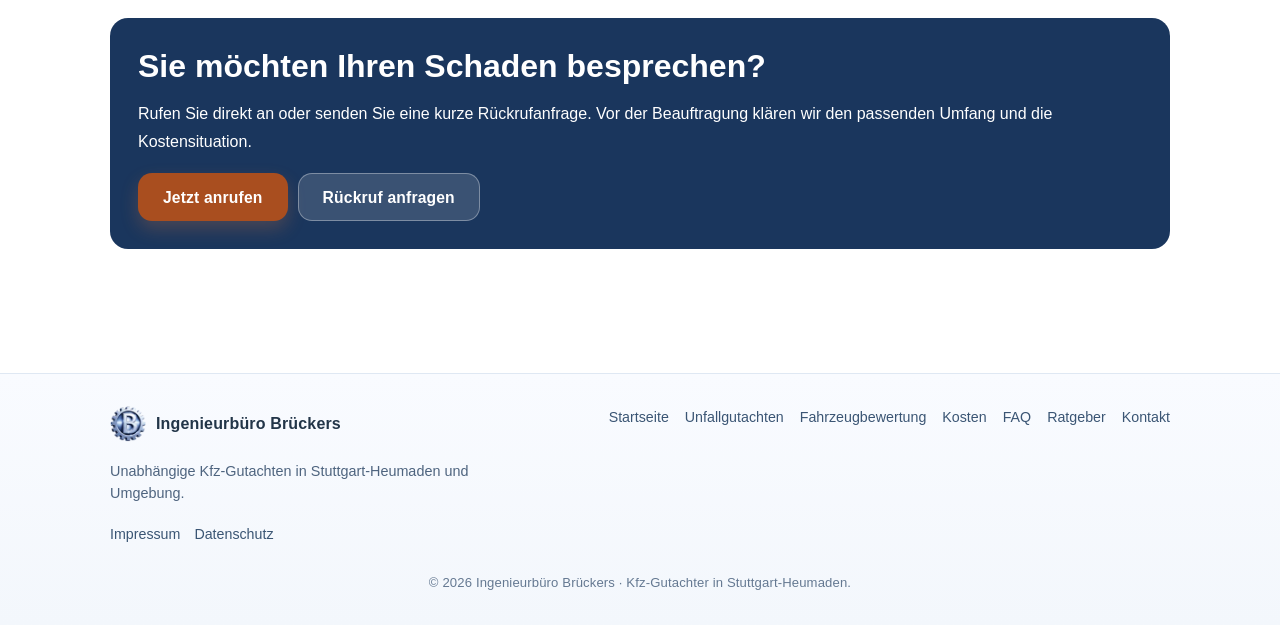
<file: ueber-mich/index.html>
<!doctype html>
<html lang="de">
<head>
  <meta charset="utf-8">
  <meta name="viewport" content="width=device-width, initial-scale=1">
  <title>Bastian Brückers | Kfz-Sachverständiger in Heumaden</title>
  <meta name="description" content="Qualifikation und Arbeitsweise von Dipl.-Ing. Bastian Brückers: Fahrzeugtechnik, Kfz-Mechaniker, 17+ Jahre Automobilentwicklung und GTÜ-Fachlehrgänge.">
  <meta name="robots" content="index, follow">
  <link rel="canonical" href="https://gutachter-heumaden.de/ueber-mich/">
  <link rel="stylesheet" href="/css/style.css">
  <link rel="icon" type="image/webp" href="/images/svb-brueckers-logo.webp">
  <meta property="og:title" content="Bastian Brückers | Kfz-Sachverständiger in Heumaden">
  <meta property="og:description" content="Ingenieurwissen, Werkstattpraxis und persönliche Vor-Ort-Begutachtung in Stuttgart-Heumaden.">
  <meta property="og:url" content="https://gutachter-heumaden.de/ueber-mich/">
  <meta property="og:type" content="profile">
  <meta property="og:image" content="https://gutachter-heumaden.de/images/bastian-brueckers-portrait.jpg">
  <script type="application/ld+json">
  {
    "@context": "https://schema.org",
    "@graph": [
      {
        "@type": "Person",
        "@id": "https://gutachter-heumaden.de/#bastian-brueckers",
        "name": "Bastian Brückers",
        "jobTitle": "Kfz-Sachverständiger und Diplom-Ingenieur (FH) Fahrzeugtechnik",
        "image": "https://gutachter-heumaden.de/images/bastian-brueckers-portrait.jpg",
        "url": "https://gutachter-heumaden.de/ueber-mich/",
        "worksFor": { "@id": "https://gutachter-heumaden.de/#business" }
      },
      {
        "@type": "BreadcrumbList",
        "itemListElement": [
          { "@type": "ListItem", "position": 1, "name": "Startseite", "item": "https://gutachter-heumaden.de/" },
          { "@type": "ListItem", "position": 2, "name": "Über mich", "item": "https://gutachter-heumaden.de/ueber-mich/" }
        ]
      }
    ]
  }
  </script>
  <script defer src="/js/main.js"></script>
</head>
<body>
  <a class="skip-link" href="#main-content">Zum Inhalt springen</a>
  <header class="header" id="top">
    <div class="container header-inner">
      <a href="/" class="logo" aria-label="Zur Startseite von Gutachter Heumaden">
        <img src="/images/svb-brueckers-logo.webp" alt="Logo des Ingenieurbüros Brückers" width="36" height="36" class="logo-img">
        <span class="logo-text">Ingenieurbüro Brückers</span>
      </a>
      <button class="menu-toggle" type="button" aria-label="Menü öffnen" aria-expanded="false" aria-controls="nav" onclick="toggleMenu()"><span></span><span></span><span></span></button>
      <nav class="nav" id="nav" aria-label="Hauptnavigation">
        <a href="/leistungen/unfallgutachten/" onclick="closeMenu()">Unfallgutachten</a>
        <a href="/leistungen/fahrzeugbewertung/" onclick="closeMenu()">Fahrzeugbewertung</a>
        <a href="/kosten/" onclick="closeMenu()">Kosten</a>
        <a href="/faq/" onclick="closeMenu()">FAQ</a>
        <a href="/#kontakt" onclick="closeMenu()">Kontakt</a>
      </nav>
    </div>
  </header>
  <div class="header-spacer" aria-hidden="true"></div>

  <main id="main-content" class="content-page">
    <div class="container content-page__inner">
      <nav class="breadcrumb" aria-label="Brotkrümelnavigation"><a href="/">Startseite</a><span aria-hidden="true">/</span><span>Über mich</span></nav>
      <p class="eyebrow">Ihr Sachverständiger vor Ort</p>
      <h1>Bastian Brückers – Kfz-Sachverständiger in Stuttgart-Heumaden</h1>
      <p class="lead">Ich verbinde Fahrzeugtechnik, praktische Werkstatterfahrung und langjährige Automobilentwicklung. Mein Ziel ist eine Schadenbewertung, die Sie verstehen und technisch nachvollziehen können.</p>

      <div class="about-grid" style="margin-top: 32px;">
        <div class="about-image">
          <img src="/images/bastian-brueckers-portrait.jpg" alt="Bastian Brückers, Kfz-Sachverständiger und Diplom-Ingenieur Fahrzeugtechnik" width="800" height="1200" decoding="async">
        </div>
        <div>
          <h2 style="margin-top: 0;">Qualifikationsweg</h2>
          <ul>
            <li>Diplom-Ingenieur (FH) Fahrzeugtechnik</li>
            <li>gelernter Kfz-Mechaniker mit praktischer Werkstatterfahrung</li>
            <li>über 17 Jahre Erfahrung in der Automobilentwicklung bei Mercedes-Benz</li>
            <li>Fachlehrgänge für das Gutachterwesen bei der Gesellschaft für Technische Überwachung (GTÜ)</li>
          </ul>
          <p>Diese Kombination hilft mir, moderne Fahrzeugtechnik, Reparaturwege und sichtbare wie technisch feststellbare Schadenbereiche gemeinsam zu beurteilen.</p>
        </div>
      </div>

      <h2>So arbeite ich</h2>
      <div class="fact-grid">
        <section class="fact-card">
          <h3>Persönlich</h3>
          <p>Vom ersten Gespräch bis zur Übergabe des Gutachtens haben Sie einen direkten Ansprechpartner.</p>
        </section>
        <section class="fact-card">
          <h3>Unabhängig</h3>
          <p>Ich arbeite ohne Bindung an Versicherungen oder Werkstätten und dokumentiere den Fahrzeugschaden objektiv.</p>
        </section>
        <section class="fact-card">
          <h3>Nachvollziehbar</h3>
          <p>Ich erkläre den technischen Umfang, die verwendeten Werte und das weitere Vorgehen in verständlicher Sprache.</p>
        </section>
        <section class="fact-card">
          <h3>Lokal</h3>
          <p>Besichtigungen sind in Heumaden, Sillenbuch, Riedenberg und angrenzenden Gebieten vor Ort möglich.</p>
        </section>
      </div>

      <div class="note-box">
        <p><strong>Klare Rollen:</strong> Das Gutachten bildet die technische Grundlage der Schadenregulierung. Rechtsberatung und die rechtliche Durchsetzung von Ansprüchen sind nicht Bestandteil meiner Sachverständigentätigkeit.</p>
      </div>

      <p class="source-list">Inhaltlich verantwortlich: Bastian Brückers · Stand: 30. August 2026</p>

      <section class="page-cta">
        <h2>Sie möchten Ihren Schaden besprechen?</h2>
        <p>Rufen Sie direkt an oder senden Sie eine kurze Rückrufanfrage. Vor der Beauftragung klären wir den passenden Umfang und die Kostensituation.</p>
        <div class="page-cta__actions">
          <a class="btn btn-primary" href="tel:+491759415528">Jetzt anrufen</a>
          <a class="btn btn-secondary" href="/#kontakt">Rückruf anfragen</a>
        </div>
      </section>
    </div>
  </main>

  <footer class="footer footer--article">
    <div class="container footer-inner footer-inner--article">
      <div class="footer-brand-wrap"><div class="footer-brand"><img src="/images/svb-brueckers-logo.webp" alt="Logo des Ingenieurbüros Brückers" width="36" height="36" class="logo-img"><span class="logo-text">Ingenieurbüro Brückers</span></div><p class="footer-trust">Unabhängige Kfz-Gutachten in Stuttgart-Heumaden und Umgebung.</p></div>
      <nav class="footer-links footer-links--primary" aria-label="Schnellzugriff"><a href="/">Startseite</a><a href="/leistungen/unfallgutachten/">Unfallgutachten</a><a href="/leistungen/fahrzeugbewertung/">Fahrzeugbewertung</a><a href="/kosten/">Kosten</a><a href="/faq/">FAQ</a><a href="/ratgeber/">Ratgeber</a><a href="/#kontakt">Kontakt</a></nav>
      <nav class="footer-links footer-links--legal" aria-label="Rechtliches"><a href="/impressum.html">Impressum</a><a href="/datenschutz.html">Datenschutz</a></nav>
      <p class="footer-copy">&copy; 2026 Ingenieurbüro Brückers · Kfz-Gutachter in Stuttgart-Heumaden.</p>
    </div>
  </footer>
  <a href="/#kontakt" class="contact-fab" aria-label="Kontakt aufnehmen">Kontakt aufnehmen</a>
  <a href="https://wa.me/491759415528?text=Hallo%20Herr%20Br%C3%BCckers,%20ich%20m%C3%B6chte%20einen%20Fahrzeugschaden%20besprechen." class="whatsapp-fab" target="_blank" rel="noopener noreferrer" aria-label="Kontakt per WhatsApp"><span class="fab-text">WhatsApp</span></a>
</body>
</html>
</file>
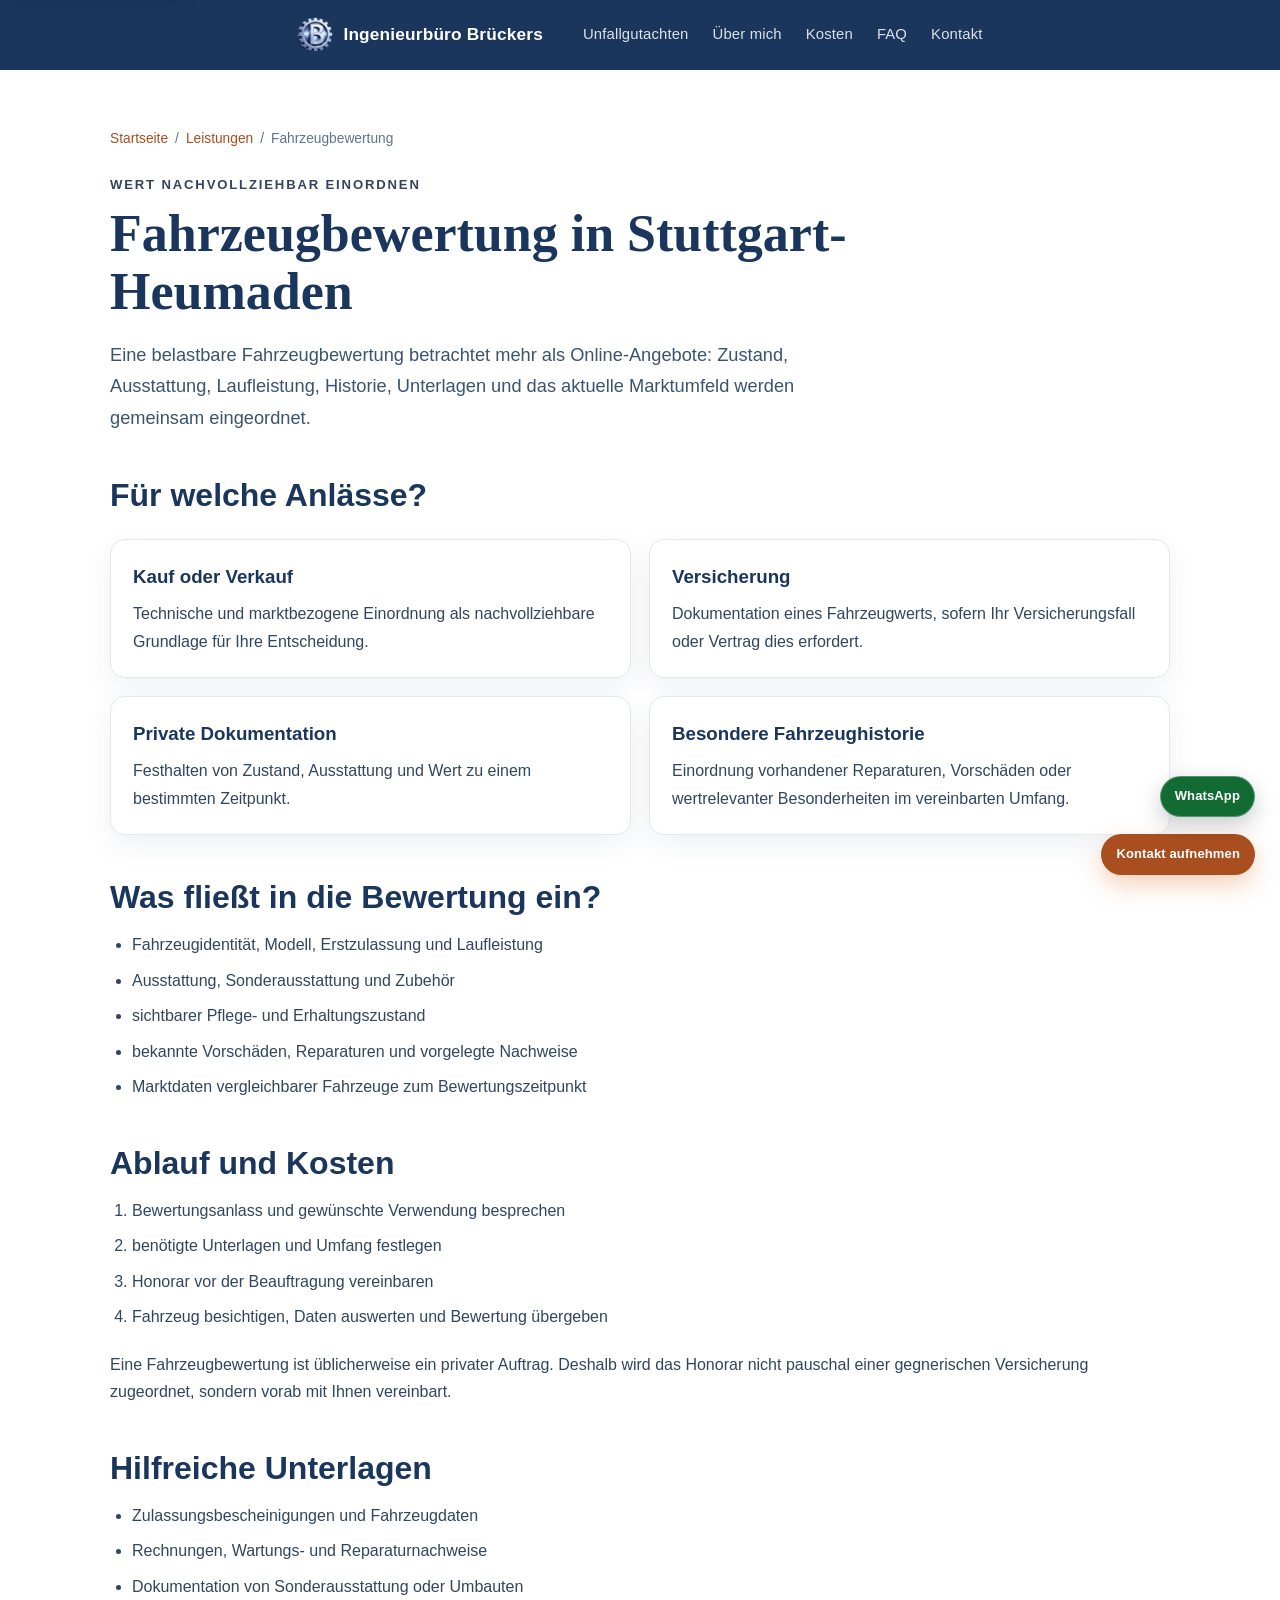
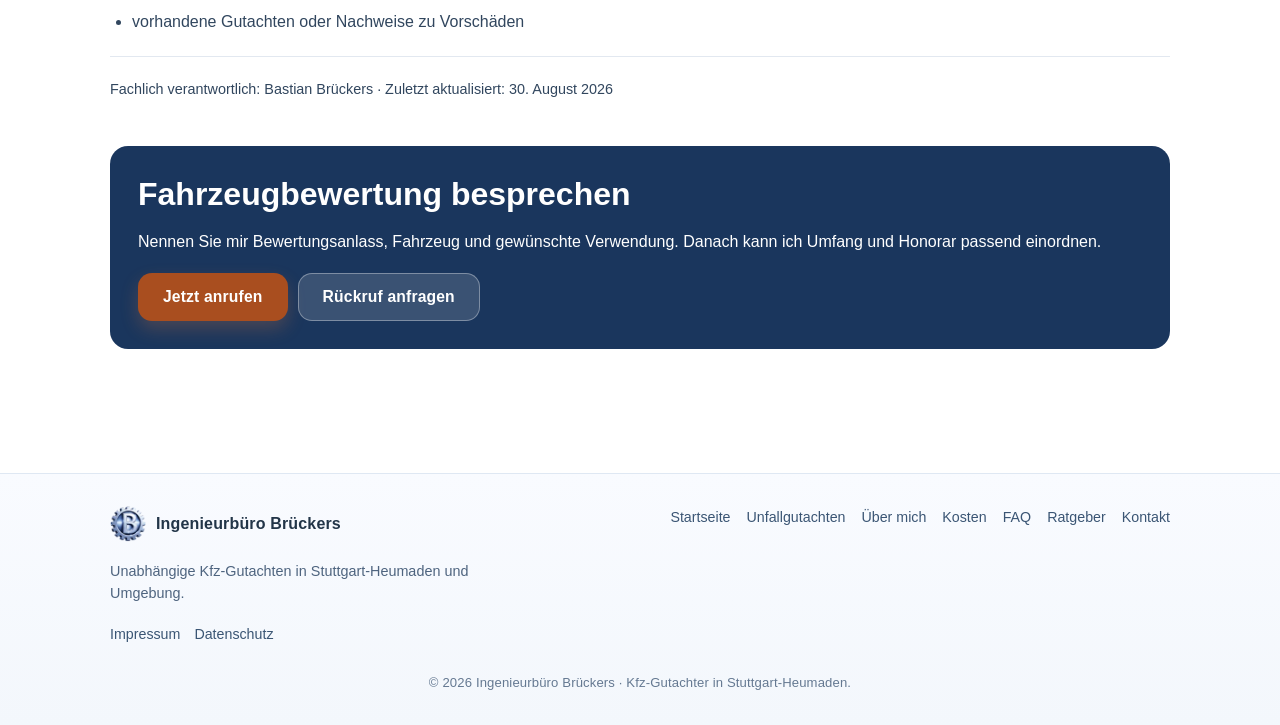
<file: leistungen/fahrzeugbewertung/index.html>
<!doctype html>
<html lang="de">
<head>
  <meta charset="utf-8">
  <meta name="viewport" content="width=device-width, initial-scale=1">
  <title>Fahrzeugbewertung Stuttgart-Heumaden | Kfz-Sachverständiger</title>
  <meta name="description" content="Fahrzeugbewertung in Stuttgart-Heumaden für Kauf, Verkauf, Versicherung oder private Dokumentation – persönlich durch Dipl.-Ing. Bastian Brückers.">
  <meta name="robots" content="index, follow">
  <link rel="canonical" href="https://gutachter-heumaden.de/leistungen/fahrzeugbewertung/">
  <link rel="stylesheet" href="/css/style.css">
  <link rel="icon" type="image/webp" href="/images/svb-brueckers-logo.webp">
  <meta property="og:title" content="Fahrzeugbewertung in Stuttgart-Heumaden">
  <meta property="og:description" content="Zustand, Ausstattung, Unterlagen und Marktumfeld nachvollziehbar eingeordnet.">
  <meta property="og:url" content="https://gutachter-heumaden.de/leistungen/fahrzeugbewertung/">
  <meta property="og:type" content="website">
  <meta property="og:image" content="https://gutachter-heumaden.de/images/bastian-brueckers-portrait.jpg">
  <script type="application/ld+json">
  {
    "@context": "https://schema.org",
    "@graph": [
      {
        "@type": "Service",
        "@id": "https://gutachter-heumaden.de/leistungen/fahrzeugbewertung/#service",
        "name": "Fahrzeugbewertung",
        "serviceType": "Technische und marktbezogene Fahrzeugbewertung",
        "provider": { "@id": "https://gutachter-heumaden.de/#business" },
        "areaServed": ["Stuttgart-Heumaden", "Sillenbuch", "Stuttgart", "Esslingen am Neckar", "Ostfildern"],
        "url": "https://gutachter-heumaden.de/leistungen/fahrzeugbewertung/"
      },
      {
        "@type": "BreadcrumbList",
        "itemListElement": [
          { "@type": "ListItem", "position": 1, "name": "Startseite", "item": "https://gutachter-heumaden.de/" },
          { "@type": "ListItem", "position": 2, "name": "Leistungen", "item": "https://gutachter-heumaden.de/#leistungen" },
          { "@type": "ListItem", "position": 3, "name": "Fahrzeugbewertung", "item": "https://gutachter-heumaden.de/leistungen/fahrzeugbewertung/" }
        ]
      }
    ]
  }
  </script>
  <script defer src="/js/main.js"></script>
</head>
<body>
  <a class="skip-link" href="#main-content">Zum Inhalt springen</a>
  <header class="header" id="top"><div class="container header-inner"><a href="/" class="logo" aria-label="Zur Startseite von Gutachter Heumaden"><img src="/images/svb-brueckers-logo.webp" alt="Logo des Ingenieurbüros Brückers" width="36" height="36" class="logo-img"><span class="logo-text">Ingenieurbüro Brückers</span></a><button class="menu-toggle" type="button" aria-label="Menü öffnen" aria-expanded="false" aria-controls="nav" onclick="toggleMenu()"><span></span><span></span><span></span></button><nav class="nav" id="nav" aria-label="Hauptnavigation"><a href="/leistungen/unfallgutachten/" onclick="closeMenu()">Unfallgutachten</a><a href="/ueber-mich/" onclick="closeMenu()">Über mich</a><a href="/kosten/" onclick="closeMenu()">Kosten</a><a href="/faq/" onclick="closeMenu()">FAQ</a><a href="/#kontakt" onclick="closeMenu()">Kontakt</a></nav></div></header>
  <div class="header-spacer" aria-hidden="true"></div>

  <main id="main-content" class="content-page">
    <div class="container content-page__inner">
      <nav class="breadcrumb" aria-label="Brotkrümelnavigation"><a href="/">Startseite</a><span aria-hidden="true">/</span><a href="/#leistungen">Leistungen</a><span aria-hidden="true">/</span><span>Fahrzeugbewertung</span></nav>
      <p class="eyebrow">Wert nachvollziehbar einordnen</p>
      <h1>Fahrzeugbewertung in Stuttgart-Heumaden</h1>
      <p class="lead">Eine belastbare Fahrzeugbewertung betrachtet mehr als Online-Angebote: Zustand, Ausstattung, Laufleistung, Historie, Unterlagen und das aktuelle Marktumfeld werden gemeinsam eingeordnet.</p>

      <h2>Für welche Anlässe?</h2>
      <div class="fact-grid">
        <section class="fact-card"><h3>Kauf oder Verkauf</h3><p>Technische und marktbezogene Einordnung als nachvollziehbare Grundlage für Ihre Entscheidung.</p></section>
        <section class="fact-card"><h3>Versicherung</h3><p>Dokumentation eines Fahrzeugwerts, sofern Ihr Versicherungsfall oder Vertrag dies erfordert.</p></section>
        <section class="fact-card"><h3>Private Dokumentation</h3><p>Festhalten von Zustand, Ausstattung und Wert zu einem bestimmten Zeitpunkt.</p></section>
        <section class="fact-card"><h3>Besondere Fahrzeughistorie</h3><p>Einordnung vorhandener Reparaturen, Vorschäden oder wertrelevanter Besonderheiten im vereinbarten Umfang.</p></section>
      </div>

      <h2>Was fließt in die Bewertung ein?</h2>
      <ul>
        <li>Fahrzeugidentität, Modell, Erstzulassung und Laufleistung</li>
        <li>Ausstattung, Sonderausstattung und Zubehör</li>
        <li>sichtbarer Pflege- und Erhaltungszustand</li>
        <li>bekannte Vorschäden, Reparaturen und vorgelegte Nachweise</li>
        <li>Marktdaten vergleichbarer Fahrzeuge zum Bewertungszeitpunkt</li>
      </ul>

      <h2>Ablauf und Kosten</h2>
      <ol>
        <li>Bewertungsanlass und gewünschte Verwendung besprechen</li>
        <li>benötigte Unterlagen und Umfang festlegen</li>
        <li>Honorar vor der Beauftragung vereinbaren</li>
        <li>Fahrzeug besichtigen, Daten auswerten und Bewertung übergeben</li>
      </ol>
      <p>Eine Fahrzeugbewertung ist üblicherweise ein privater Auftrag. Deshalb wird das Honorar nicht pauschal einer gegnerischen Versicherung zugeordnet, sondern vorab mit Ihnen vereinbart.</p>

      <h2>Hilfreiche Unterlagen</h2>
      <ul>
        <li>Zulassungsbescheinigungen und Fahrzeugdaten</li>
        <li>Rechnungen, Wartungs- und Reparaturnachweise</li>
        <li>Dokumentation von Sonderausstattung oder Umbauten</li>
        <li>vorhandene Gutachten oder Nachweise zu Vorschäden</li>
      </ul>

      <p class="source-list">Fachlich verantwortlich: Bastian Brückers · Zuletzt aktualisiert: 30. August 2026</p>
      <section class="page-cta"><h2>Fahrzeugbewertung besprechen</h2><p>Nennen Sie mir Bewertungsanlass, Fahrzeug und gewünschte Verwendung. Danach kann ich Umfang und Honorar passend einordnen.</p><div class="page-cta__actions"><a class="btn btn-primary" href="tel:+491759415528">Jetzt anrufen</a><a class="btn btn-secondary" href="/#kontakt">Rückruf anfragen</a></div></section>
    </div>
  </main>

  <footer class="footer footer--article"><div class="container footer-inner footer-inner--article"><div class="footer-brand-wrap"><div class="footer-brand"><img src="/images/svb-brueckers-logo.webp" alt="Logo des Ingenieurbüros Brückers" width="36" height="36" class="logo-img"><span class="logo-text">Ingenieurbüro Brückers</span></div><p class="footer-trust">Unabhängige Kfz-Gutachten in Stuttgart-Heumaden und Umgebung.</p></div><nav class="footer-links footer-links--primary" aria-label="Schnellzugriff"><a href="/">Startseite</a><a href="/leistungen/unfallgutachten/">Unfallgutachten</a><a href="/ueber-mich/">Über mich</a><a href="/kosten/">Kosten</a><a href="/faq/">FAQ</a><a href="/ratgeber/">Ratgeber</a><a href="/#kontakt">Kontakt</a></nav><nav class="footer-links footer-links--legal" aria-label="Rechtliches"><a href="/impressum.html">Impressum</a><a href="/datenschutz.html">Datenschutz</a></nav><p class="footer-copy">&copy; 2026 Ingenieurbüro Brückers · Kfz-Gutachter in Stuttgart-Heumaden.</p></div></footer>
  <a href="/#kontakt" class="contact-fab" aria-label="Kontakt aufnehmen">Kontakt aufnehmen</a>
  <a href="https://wa.me/491759415528?text=Hallo%20Herr%20Br%C3%BCckers,%20ich%20interessiere%20mich%20f%C3%BCr%20eine%20Fahrzeugbewertung." class="whatsapp-fab" target="_blank" rel="noopener noreferrer" aria-label="Kontakt per WhatsApp"><span class="fab-text">WhatsApp</span></a>
</body>
</html>
</file>
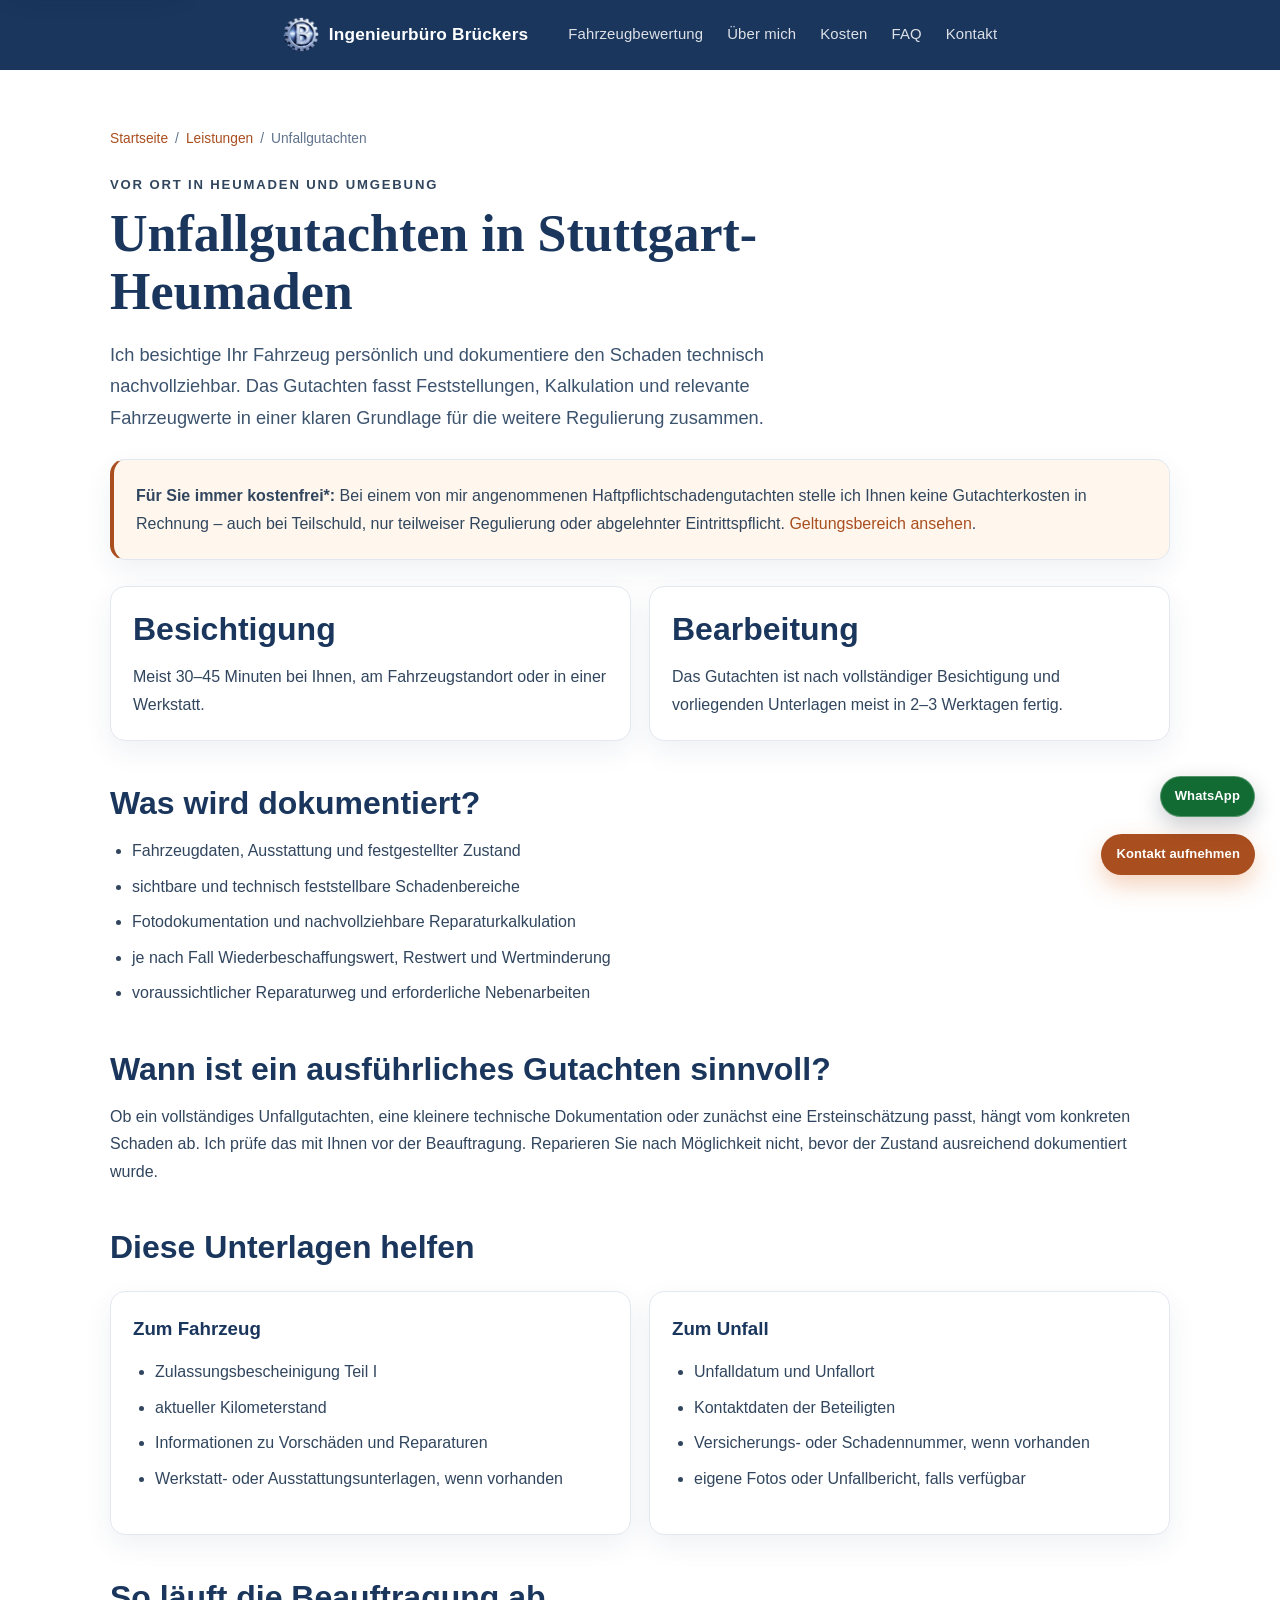
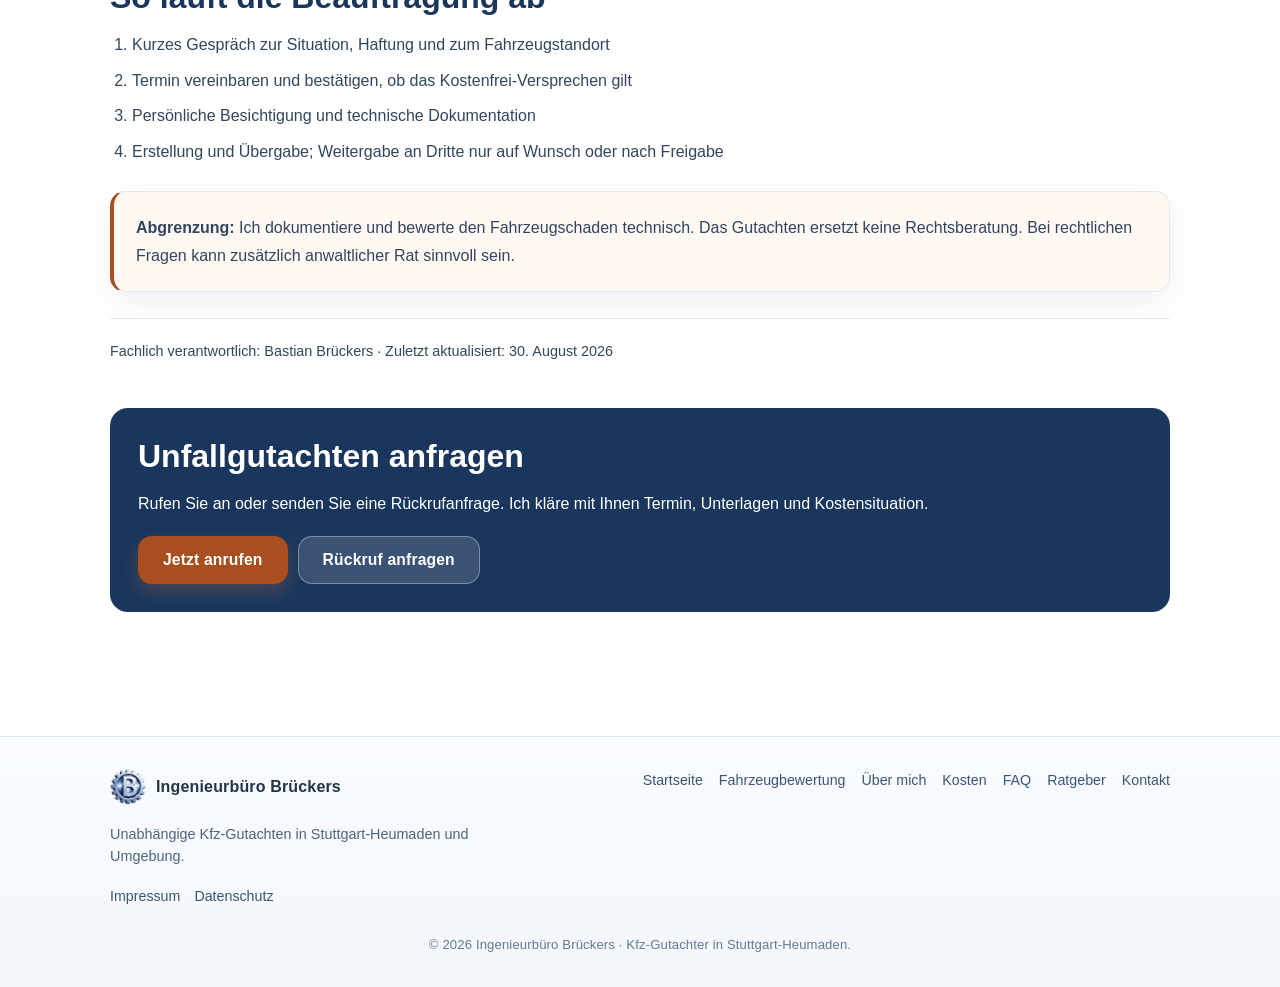
<file: leistungen/unfallgutachten/index.html>
<!doctype html>
<html lang="de">
<head>
  <meta charset="utf-8">
  <meta name="viewport" content="width=device-width, initial-scale=1">
  <title>Unfallgutachten Stuttgart-Heumaden | Vor-Ort-Service</title>
  <meta name="description" content="Unfallgutachten in Stuttgart-Heumaden: persönlich durch Dipl.-Ing. Bastian Brückers und für Auftraggeber immer kostenfrei – auch bei Teilschuld.*">
  <meta name="robots" content="index, follow">
  <link rel="canonical" href="https://gutachter-heumaden.de/leistungen/unfallgutachten/">
  <link rel="stylesheet" href="/css/style.css">
  <link rel="icon" type="image/webp" href="/images/svb-brueckers-logo.webp">
  <meta property="og:title" content="Unfallgutachten in Stuttgart-Heumaden">
  <meta property="og:description" content="Technisch nachvollziehbare Schadenbewertung und persönliche Vor-Ort-Besichtigung.">
  <meta property="og:url" content="https://gutachter-heumaden.de/leistungen/unfallgutachten/">
  <meta property="og:type" content="website">
  <meta property="og:image" content="https://gutachter-heumaden.de/images/blauer-kotfluegel-unfallschaden.webp">
  <script type="application/ld+json">
  {
    "@context": "https://schema.org",
    "@graph": [
      {
        "@type": "Service",
        "@id": "https://gutachter-heumaden.de/leistungen/unfallgutachten/#service",
        "name": "Unfallgutachten und Schadengutachten",
        "serviceType": "Technische Begutachtung von Fahrzeugschäden",
        "provider": { "@id": "https://gutachter-heumaden.de/#business" },
        "areaServed": ["Stuttgart-Heumaden", "Sillenbuch", "Riedenberg", "Stuttgart", "Esslingen am Neckar", "Ostfildern"],
        "url": "https://gutachter-heumaden.de/leistungen/unfallgutachten/"
      },
      {
        "@type": "BreadcrumbList",
        "itemListElement": [
          { "@type": "ListItem", "position": 1, "name": "Startseite", "item": "https://gutachter-heumaden.de/" },
          { "@type": "ListItem", "position": 2, "name": "Leistungen", "item": "https://gutachter-heumaden.de/#leistungen" },
          { "@type": "ListItem", "position": 3, "name": "Unfallgutachten", "item": "https://gutachter-heumaden.de/leistungen/unfallgutachten/" }
        ]
      }
    ]
  }
  </script>
  <script defer src="/js/main.js"></script>
</head>
<body>
  <a class="skip-link" href="#main-content">Zum Inhalt springen</a>
  <header class="header" id="top"><div class="container header-inner"><a href="/" class="logo" aria-label="Zur Startseite von Gutachter Heumaden"><img src="/images/svb-brueckers-logo.webp" alt="Logo des Ingenieurbüros Brückers" width="36" height="36" class="logo-img"><span class="logo-text">Ingenieurbüro Brückers</span></a><button class="menu-toggle" type="button" aria-label="Menü öffnen" aria-expanded="false" aria-controls="nav" onclick="toggleMenu()"><span></span><span></span><span></span></button><nav class="nav" id="nav" aria-label="Hauptnavigation"><a href="/leistungen/fahrzeugbewertung/" onclick="closeMenu()">Fahrzeugbewertung</a><a href="/ueber-mich/" onclick="closeMenu()">Über mich</a><a href="/kosten/" onclick="closeMenu()">Kosten</a><a href="/faq/" onclick="closeMenu()">FAQ</a><a href="/#kontakt" onclick="closeMenu()">Kontakt</a></nav></div></header>
  <div class="header-spacer" aria-hidden="true"></div>

  <main id="main-content" class="content-page">
    <div class="container content-page__inner">
      <nav class="breadcrumb" aria-label="Brotkrümelnavigation"><a href="/">Startseite</a><span aria-hidden="true">/</span><a href="/#leistungen">Leistungen</a><span aria-hidden="true">/</span><span>Unfallgutachten</span></nav>
      <p class="eyebrow">Vor Ort in Heumaden und Umgebung</p>
      <h1>Unfallgutachten in Stuttgart-Heumaden</h1>
      <p class="lead">Ich besichtige Ihr Fahrzeug persönlich und dokumentiere den Schaden technisch nachvollziehbar. Das Gutachten fasst Feststellungen, Kalkulation und relevante Fahrzeugwerte in einer klaren Grundlage für die weitere Regulierung zusammen.</p>

      <div class="note-box cost-free-note"><p><strong>Für Sie immer kostenfrei*:</strong> Bei einem von mir angenommenen Haftpflichtschadengutachten stelle ich Ihnen keine Gutachterkosten in Rechnung – auch bei Teilschuld, nur teilweiser Regulierung oder abgelehnter Eintrittspflicht. <a href="/kosten/">Geltungsbereich ansehen</a>.</p></div>

      <div class="fact-grid">
        <section class="fact-card"><h2>Besichtigung</h2><p>Meist 30–45 Minuten bei Ihnen, am Fahrzeugstandort oder in einer Werkstatt.</p></section>
        <section class="fact-card"><h2>Bearbeitung</h2><p>Das Gutachten ist nach vollständiger Besichtigung und vorliegenden Unterlagen meist in 2–3 Werktagen fertig.</p></section>
      </div>

      <h2>Was wird dokumentiert?</h2>
      <ul>
        <li>Fahrzeugdaten, Ausstattung und festgestellter Zustand</li>
        <li>sichtbare und technisch feststellbare Schadenbereiche</li>
        <li>Fotodokumentation und nachvollziehbare Reparaturkalkulation</li>
        <li>je nach Fall Wiederbeschaffungswert, Restwert und Wertminderung</li>
        <li>voraussichtlicher Reparaturweg und erforderliche Nebenarbeiten</li>
      </ul>

      <h2>Wann ist ein ausführliches Gutachten sinnvoll?</h2>
      <p>Ob ein vollständiges Unfallgutachten, eine kleinere technische Dokumentation oder zunächst eine Ersteinschätzung passt, hängt vom konkreten Schaden ab. Ich prüfe das mit Ihnen vor der Beauftragung. Reparieren Sie nach Möglichkeit nicht, bevor der Zustand ausreichend dokumentiert wurde.</p>

      <h2>Diese Unterlagen helfen</h2>
      <div class="fact-grid">
        <section class="fact-card"><h3>Zum Fahrzeug</h3><ul><li>Zulassungsbescheinigung Teil I</li><li>aktueller Kilometerstand</li><li>Informationen zu Vorschäden und Reparaturen</li><li>Werkstatt- oder Ausstattungsunterlagen, wenn vorhanden</li></ul></section>
        <section class="fact-card"><h3>Zum Unfall</h3><ul><li>Unfalldatum und Unfallort</li><li>Kontaktdaten der Beteiligten</li><li>Versicherungs- oder Schadennummer, wenn vorhanden</li><li>eigene Fotos oder Unfallbericht, falls verfügbar</li></ul></section>
      </div>

      <h2>So läuft die Beauftragung ab</h2>
      <ol>
        <li>Kurzes Gespräch zur Situation, Haftung und zum Fahrzeugstandort</li>
        <li>Termin vereinbaren und bestätigen, ob das Kostenfrei-Versprechen gilt</li>
        <li>Persönliche Besichtigung und technische Dokumentation</li>
        <li>Erstellung und Übergabe; Weitergabe an Dritte nur auf Wunsch oder nach Freigabe</li>
      </ol>

      <div class="note-box"><p><strong>Abgrenzung:</strong> Ich dokumentiere und bewerte den Fahrzeugschaden technisch. Das Gutachten ersetzt keine Rechtsberatung. Bei rechtlichen Fragen kann zusätzlich anwaltlicher Rat sinnvoll sein.</p></div>
      <p class="source-list">Fachlich verantwortlich: Bastian Brückers · Zuletzt aktualisiert: 30. August 2026</p>

      <section class="page-cta"><h2>Unfallgutachten anfragen</h2><p>Rufen Sie an oder senden Sie eine Rückrufanfrage. Ich kläre mit Ihnen Termin, Unterlagen und Kostensituation.</p><div class="page-cta__actions"><a class="btn btn-primary" href="tel:+491759415528">Jetzt anrufen</a><a class="btn btn-secondary" href="/#kontakt">Rückruf anfragen</a></div></section>
    </div>
  </main>

  <footer class="footer footer--article"><div class="container footer-inner footer-inner--article"><div class="footer-brand-wrap"><div class="footer-brand"><img src="/images/svb-brueckers-logo.webp" alt="Logo des Ingenieurbüros Brückers" width="36" height="36" class="logo-img"><span class="logo-text">Ingenieurbüro Brückers</span></div><p class="footer-trust">Unabhängige Kfz-Gutachten in Stuttgart-Heumaden und Umgebung.</p></div><nav class="footer-links footer-links--primary" aria-label="Schnellzugriff"><a href="/">Startseite</a><a href="/leistungen/fahrzeugbewertung/">Fahrzeugbewertung</a><a href="/ueber-mich/">Über mich</a><a href="/kosten/">Kosten</a><a href="/faq/">FAQ</a><a href="/ratgeber/">Ratgeber</a><a href="/#kontakt">Kontakt</a></nav><nav class="footer-links footer-links--legal" aria-label="Rechtliches"><a href="/impressum.html">Impressum</a><a href="/datenschutz.html">Datenschutz</a></nav><p class="footer-copy">&copy; 2026 Ingenieurbüro Brückers · Kfz-Gutachter in Stuttgart-Heumaden.</p></div></footer>
  <a href="/#kontakt" class="contact-fab" aria-label="Kontakt aufnehmen">Kontakt aufnehmen</a>
  <a href="https://wa.me/491759415528?text=Hallo%20Herr%20Br%C3%BCckers,%20ich%20ben%C3%B6tige%20ein%20Unfallgutachten." class="whatsapp-fab" target="_blank" rel="noopener noreferrer" aria-label="Kontakt per WhatsApp"><span class="fab-text">WhatsApp</span></a>
</body>
</html>
</file>
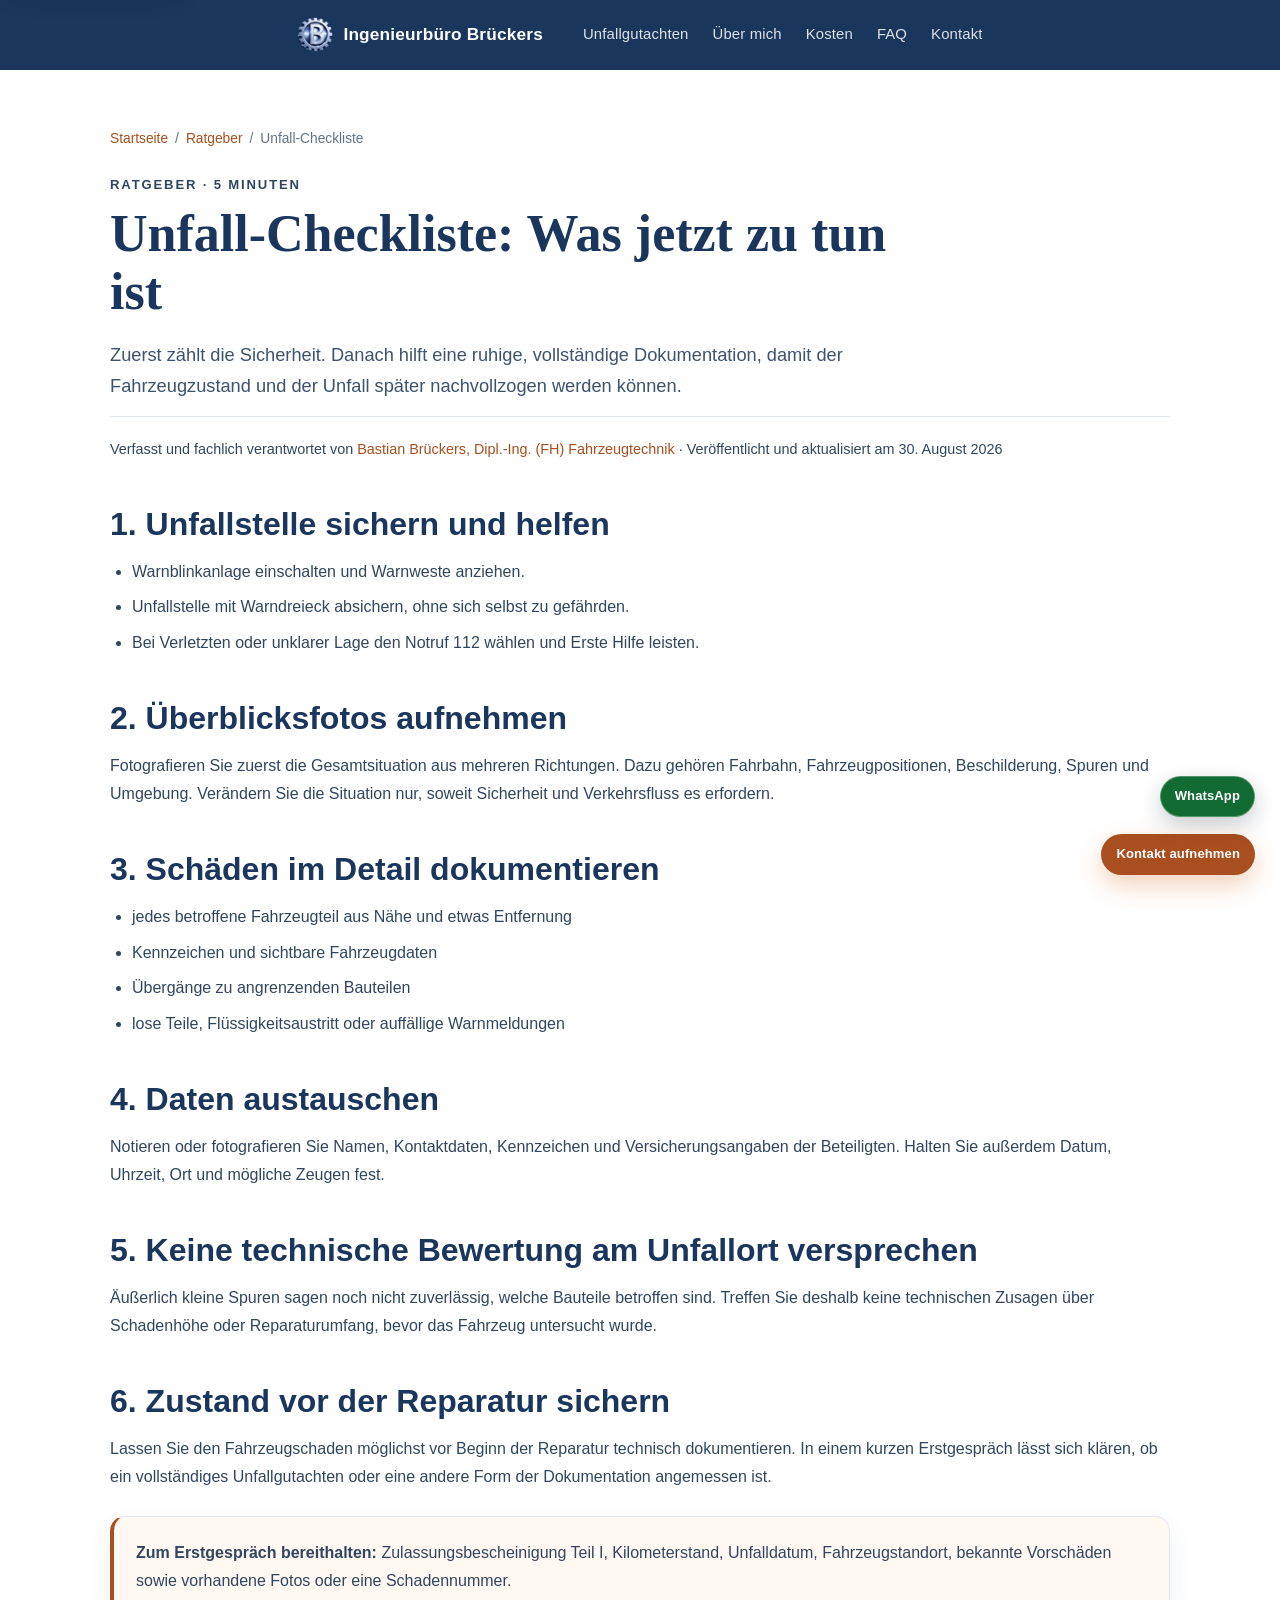
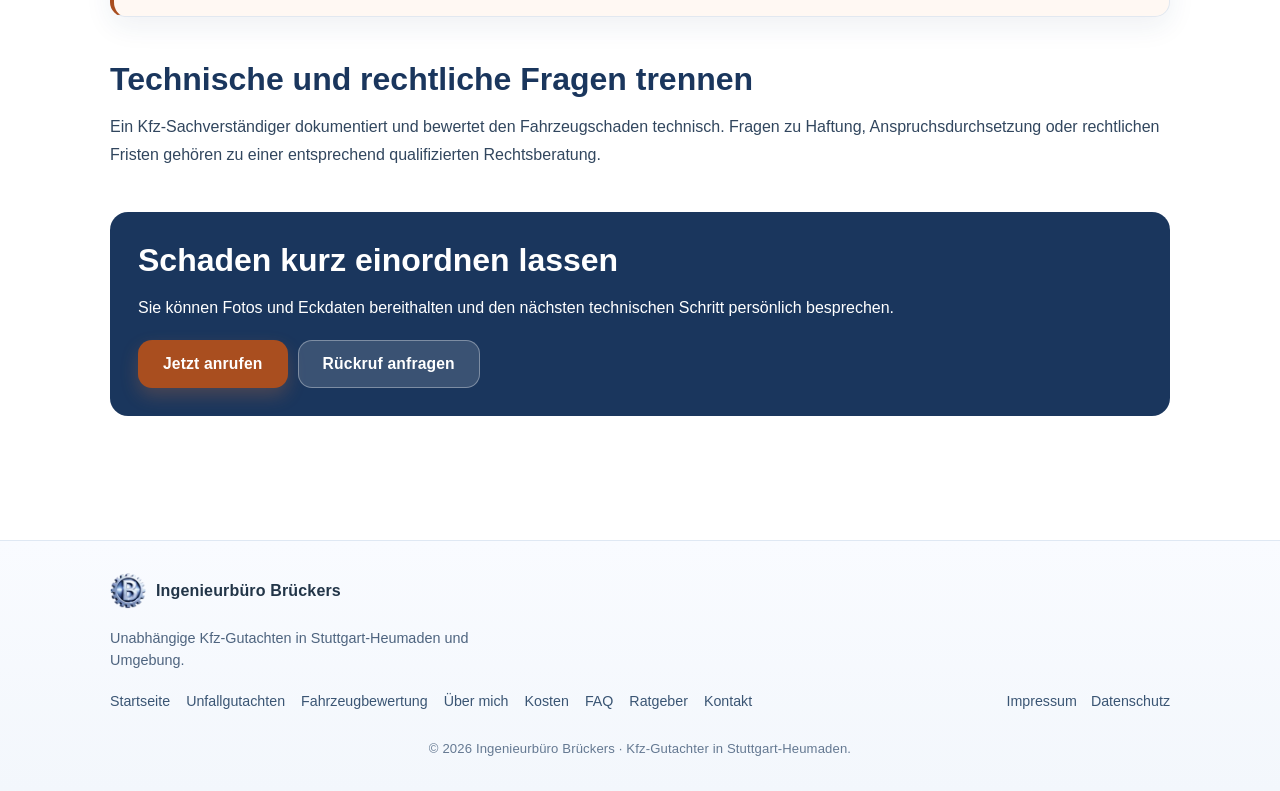
<file: ratgeber/unfall-checkliste/index.html>
<!doctype html>
<html lang="de">
<head>
  <meta charset="utf-8">
  <meta name="viewport" content="width=device-width, initial-scale=1">
  <title>Unfall-Checkliste: Was jetzt zu tun ist | Heumaden</title>
  <meta name="description" content="Kompakte Unfall-Checkliste: Unfallstelle sichern, Beweise dokumentieren, Daten austauschen und Fahrzeugschaden vor der Reparatur technisch festhalten.">
  <meta name="robots" content="index, follow">
  <link rel="canonical" href="https://gutachter-heumaden.de/ratgeber/unfall-checkliste/">
  <link rel="stylesheet" href="/css/style.css">
  <link rel="icon" type="image/webp" href="/images/svb-brueckers-logo.webp">
  <meta property="og:title" content="Unfall-Checkliste: Was jetzt zu tun ist">
  <meta property="og:description" content="Die wichtigsten Schritte am Unfallort und vor der Schadenbegutachtung.">
  <meta property="og:url" content="https://gutachter-heumaden.de/ratgeber/unfall-checkliste/">
  <meta property="og:type" content="article">
  <meta property="og:image" content="https://gutachter-heumaden.de/images/stossstange-kratzer-unfallschaden.webp">
  <script type="application/ld+json">
  {
    "@context": "https://schema.org",
    "@graph": [
      {
        "@type": "Article",
        "@id": "https://gutachter-heumaden.de/ratgeber/unfall-checkliste/#article",
        "headline": "Unfall-Checkliste: Was jetzt zu tun ist",
        "description": "Kompakte Checkliste für Unfallstelle, Dokumentation und technische Schadenaufnahme.",
        "datePublished": "2026-08-30",
        "dateModified": "2026-08-30",
        "author": { "@id": "https://gutachter-heumaden.de/#bastian-brueckers" },
        "publisher": { "@id": "https://gutachter-heumaden.de/#business" },
        "mainEntityOfPage": "https://gutachter-heumaden.de/ratgeber/unfall-checkliste/",
        "image": "https://gutachter-heumaden.de/images/stossstange-kratzer-unfallschaden.webp"
      },
      {
        "@type": "BreadcrumbList",
        "itemListElement": [
          { "@type": "ListItem", "position": 1, "name": "Startseite", "item": "https://gutachter-heumaden.de/" },
          { "@type": "ListItem", "position": 2, "name": "Ratgeber", "item": "https://gutachter-heumaden.de/ratgeber/" },
          { "@type": "ListItem", "position": 3, "name": "Unfall-Checkliste", "item": "https://gutachter-heumaden.de/ratgeber/unfall-checkliste/" }
        ]
      }
    ]
  }
  </script>
  <script defer src="/js/main.js"></script>
</head>
<body>
  <a class="skip-link" href="#main-content">Zum Inhalt springen</a>
  <header class="header" id="top"><div class="container header-inner"><a href="/" class="logo" aria-label="Zur Startseite von Gutachter Heumaden"><img src="/images/svb-brueckers-logo.webp" alt="Logo des Ingenieurbüros Brückers" width="36" height="36" class="logo-img"><span class="logo-text">Ingenieurbüro Brückers</span></a><button class="menu-toggle" type="button" aria-label="Menü öffnen" aria-expanded="false" aria-controls="nav" onclick="toggleMenu()"><span></span><span></span><span></span></button><nav class="nav" id="nav" aria-label="Hauptnavigation"><a href="/leistungen/unfallgutachten/" onclick="closeMenu()">Unfallgutachten</a><a href="/ueber-mich/" onclick="closeMenu()">Über mich</a><a href="/kosten/" onclick="closeMenu()">Kosten</a><a href="/faq/" onclick="closeMenu()">FAQ</a><a href="/#kontakt" onclick="closeMenu()">Kontakt</a></nav></div></header>
  <div class="header-spacer" aria-hidden="true"></div>

  <main id="main-content" class="content-page">
    <article class="container content-page__inner">
      <nav class="breadcrumb" aria-label="Brotkrümelnavigation"><a href="/">Startseite</a><span aria-hidden="true">/</span><a href="/ratgeber/">Ratgeber</a><span aria-hidden="true">/</span><span>Unfall-Checkliste</span></nav>
      <p class="eyebrow">Ratgeber · 5 Minuten</p>
      <h1>Unfall-Checkliste: Was jetzt zu tun ist</h1>
      <p class="lead">Zuerst zählt die Sicherheit. Danach hilft eine ruhige, vollständige Dokumentation, damit der Fahrzeugzustand und der Unfall später nachvollzogen werden können.</p>
      <p class="source-list">Verfasst und fachlich verantwortet von <a href="/ueber-mich/">Bastian Brückers, Dipl.-Ing. (FH) Fahrzeugtechnik</a> · Veröffentlicht und aktualisiert am 30. August 2026</p>

      <h2>1. Unfallstelle sichern und helfen</h2>
      <ul>
        <li>Warnblinkanlage einschalten und Warnweste anziehen.</li>
        <li>Unfallstelle mit Warndreieck absichern, ohne sich selbst zu gefährden.</li>
        <li>Bei Verletzten oder unklarer Lage den Notruf 112 wählen und Erste Hilfe leisten.</li>
      </ul>

      <h2>2. Überblicksfotos aufnehmen</h2>
      <p>Fotografieren Sie zuerst die Gesamtsituation aus mehreren Richtungen. Dazu gehören Fahrbahn, Fahrzeugpositionen, Beschilderung, Spuren und Umgebung. Verändern Sie die Situation nur, soweit Sicherheit und Verkehrsfluss es erfordern.</p>

      <h2>3. Schäden im Detail dokumentieren</h2>
      <ul>
        <li>jedes betroffene Fahrzeugteil aus Nähe und etwas Entfernung</li>
        <li>Kennzeichen und sichtbare Fahrzeugdaten</li>
        <li>Übergänge zu angrenzenden Bauteilen</li>
        <li>lose Teile, Flüssigkeitsaustritt oder auffällige Warnmeldungen</li>
      </ul>

      <h2>4. Daten austauschen</h2>
      <p>Notieren oder fotografieren Sie Namen, Kontaktdaten, Kennzeichen und Versicherungsangaben der Beteiligten. Halten Sie außerdem Datum, Uhrzeit, Ort und mögliche Zeugen fest.</p>

      <h2>5. Keine technische Bewertung am Unfallort versprechen</h2>
      <p>Äußerlich kleine Spuren sagen noch nicht zuverlässig, welche Bauteile betroffen sind. Treffen Sie deshalb keine technischen Zusagen über Schadenhöhe oder Reparaturumfang, bevor das Fahrzeug untersucht wurde.</p>

      <h2>6. Zustand vor der Reparatur sichern</h2>
      <p>Lassen Sie den Fahrzeugschaden möglichst vor Beginn der Reparatur technisch dokumentieren. In einem kurzen Erstgespräch lässt sich klären, ob ein vollständiges Unfallgutachten oder eine andere Form der Dokumentation angemessen ist.</p>

      <div class="note-box"><p><strong>Zum Erstgespräch bereithalten:</strong> Zulassungsbescheinigung Teil I, Kilometerstand, Unfalldatum, Fahrzeugstandort, bekannte Vorschäden sowie vorhandene Fotos oder eine Schadennummer.</p></div>

      <h2>Technische und rechtliche Fragen trennen</h2>
      <p>Ein Kfz-Sachverständiger dokumentiert und bewertet den Fahrzeugschaden technisch. Fragen zu Haftung, Anspruchsdurchsetzung oder rechtlichen Fristen gehören zu einer entsprechend qualifizierten Rechtsberatung.</p>

      <section class="page-cta"><h2>Schaden kurz einordnen lassen</h2><p>Sie können Fotos und Eckdaten bereithalten und den nächsten technischen Schritt persönlich besprechen.</p><div class="page-cta__actions"><a class="btn btn-primary" href="tel:+491759415528">Jetzt anrufen</a><a class="btn btn-secondary" href="/#kontakt">Rückruf anfragen</a></div></section>
    </article>
  </main>

  <footer class="footer footer--article"><div class="container footer-inner footer-inner--article"><div class="footer-brand-wrap"><div class="footer-brand"><img src="/images/svb-brueckers-logo.webp" alt="Logo des Ingenieurbüros Brückers" width="36" height="36" class="logo-img"><span class="logo-text">Ingenieurbüro Brückers</span></div><p class="footer-trust">Unabhängige Kfz-Gutachten in Stuttgart-Heumaden und Umgebung.</p></div><nav class="footer-links footer-links--primary" aria-label="Schnellzugriff"><a href="/">Startseite</a><a href="/leistungen/unfallgutachten/">Unfallgutachten</a><a href="/leistungen/fahrzeugbewertung/">Fahrzeugbewertung</a><a href="/ueber-mich/">Über mich</a><a href="/kosten/">Kosten</a><a href="/faq/">FAQ</a><a href="/ratgeber/">Ratgeber</a><a href="/#kontakt">Kontakt</a></nav><nav class="footer-links footer-links--legal" aria-label="Rechtliches"><a href="/impressum.html">Impressum</a><a href="/datenschutz.html">Datenschutz</a></nav><p class="footer-copy">&copy; 2026 Ingenieurbüro Brückers · Kfz-Gutachter in Stuttgart-Heumaden.</p></div></footer>
  <a href="/#kontakt" class="contact-fab" aria-label="Kontakt aufnehmen">Kontakt aufnehmen</a>
  <a href="https://wa.me/491759415528?text=Hallo%20Herr%20Br%C3%BCckers,%20ich%20m%C3%B6chte%20einen%20Unfallschaden%20besprechen." class="whatsapp-fab" target="_blank" rel="noopener noreferrer" aria-label="Kontakt per WhatsApp"><span class="fab-text">WhatsApp</span></a>
</body>
</html>
</file>
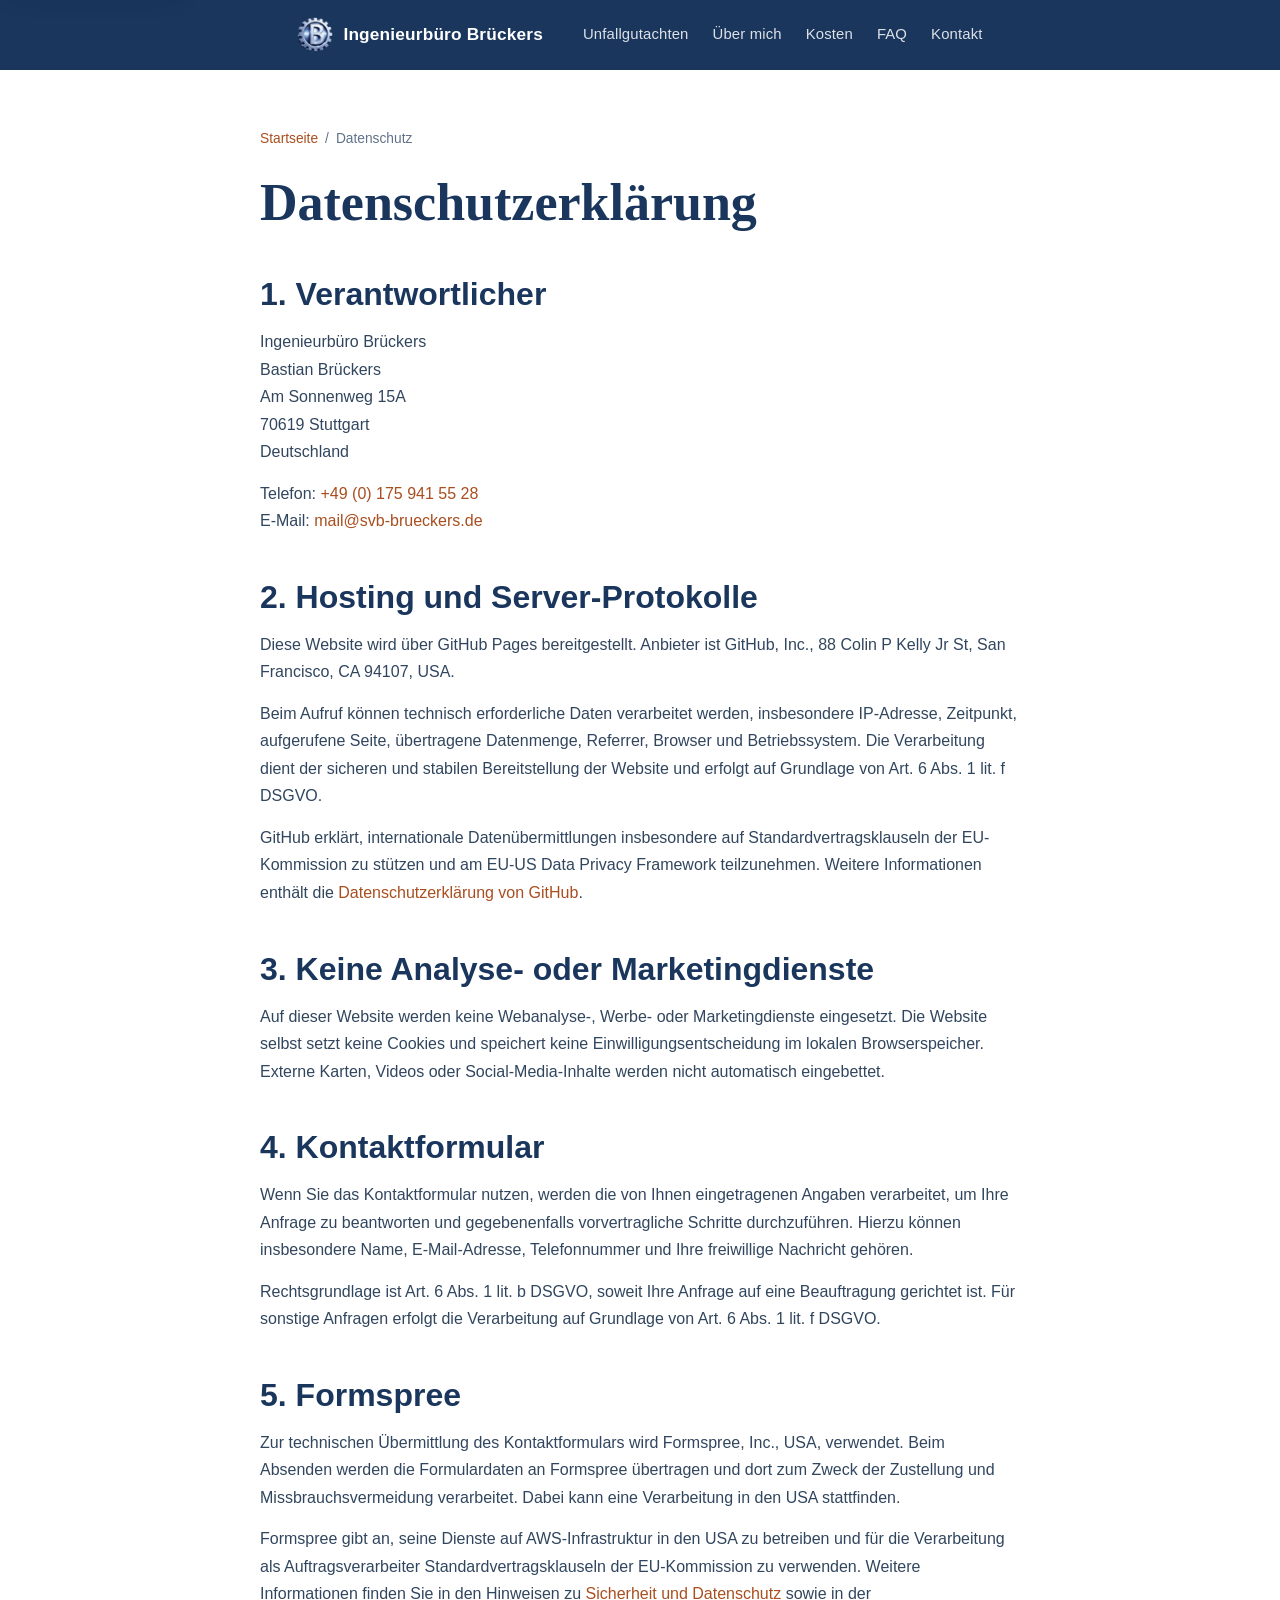
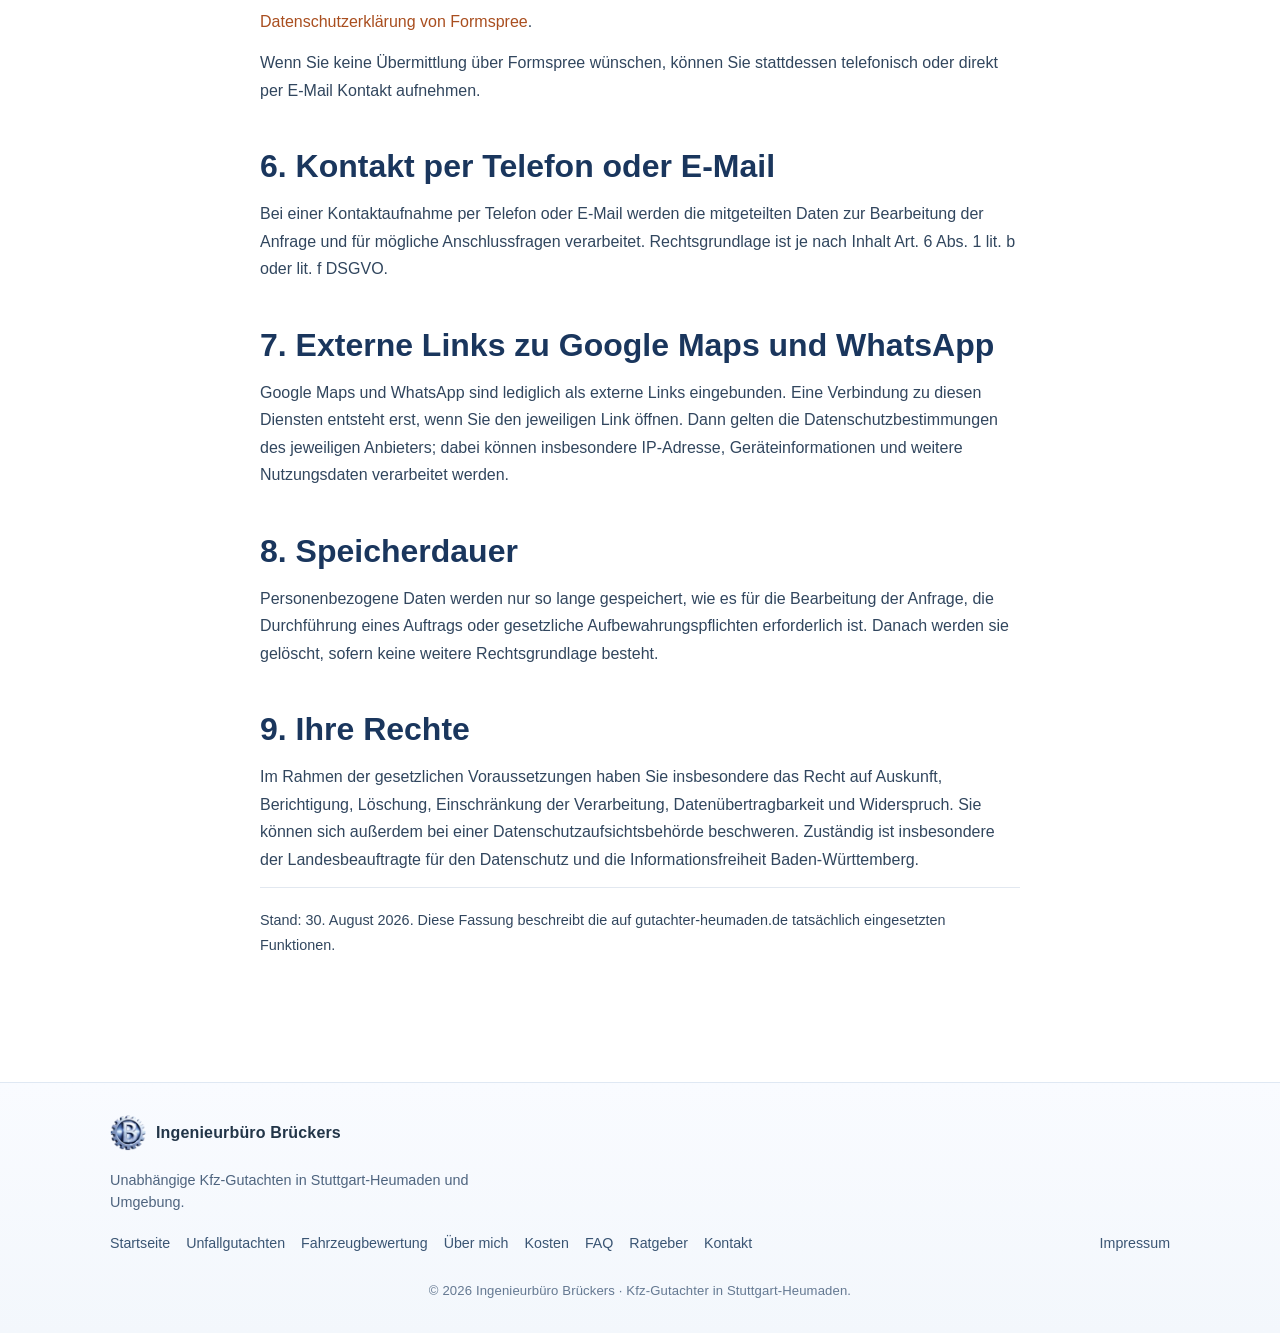
<file: datenschutz.html>
<!doctype html>
<html lang="de">
<head>
  <meta charset="utf-8">
  <meta name="viewport" content="width=device-width, initial-scale=1">
  <meta name="robots" content="noindex, follow">
  <title>Datenschutz | Ingenieurbüro Brückers</title>
  <link rel="canonical" href="https://gutachter-heumaden.de/datenschutz.html">
  <link rel="stylesheet" href="/css/style.css">
  <link rel="icon" type="image/webp" href="/images/svb-brueckers-logo.webp">
  <script defer src="/js/main.js"></script>
</head>
<body>
  <a class="skip-link" href="#main-content">Zum Inhalt springen</a>
  <header class="header" id="top"><div class="container header-inner"><a href="/" class="logo" aria-label="Zur Startseite von Gutachter Heumaden"><img src="/images/svb-brueckers-logo.webp" alt="Logo des Ingenieurbüros Brückers" width="36" height="36" class="logo-img"><span class="logo-text">Ingenieurbüro Brückers</span></a><button class="menu-toggle" type="button" aria-label="Menü öffnen" aria-expanded="false" aria-controls="nav" onclick="toggleMenu()"><span></span><span></span><span></span></button><nav class="nav" id="nav" aria-label="Hauptnavigation"><a href="/leistungen/unfallgutachten/" onclick="closeMenu()">Unfallgutachten</a><a href="/ueber-mich/" onclick="closeMenu()">Über mich</a><a href="/kosten/" onclick="closeMenu()">Kosten</a><a href="/faq/" onclick="closeMenu()">FAQ</a><a href="/#kontakt" onclick="closeMenu()">Kontakt</a></nav></div></header>
  <div class="header-spacer" aria-hidden="true"></div>

  <main id="main-content" class="content-page">
    <div class="container content-page__inner" style="max-width: 800px;">
      <nav class="breadcrumb" aria-label="Brotkrümelnavigation"><a href="/">Startseite</a><span aria-hidden="true">/</span><span>Datenschutz</span></nav>
      <h1>Datenschutzerklärung</h1>

      <h2>1. Verantwortlicher</h2>
      <p>Ingenieurbüro Brückers<br>Bastian Brückers<br>Am Sonnenweg 15A<br>70619 Stuttgart<br>Deutschland</p>
      <p>Telefon: <a href="tel:+491759415528">+49 (0) 175 941 55 28</a><br>E-Mail: <a href="mailto:mail@svb-brueckers.de">mail@svb-brueckers.de</a></p>

      <h2>2. Hosting und Server-Protokolle</h2>
      <p>Diese Website wird über GitHub Pages bereitgestellt. Anbieter ist GitHub, Inc., 88 Colin P Kelly Jr St, San Francisco, CA 94107, USA.</p>
      <p>Beim Aufruf können technisch erforderliche Daten verarbeitet werden, insbesondere IP-Adresse, Zeitpunkt, aufgerufene Seite, übertragene Datenmenge, Referrer, Browser und Betriebssystem. Die Verarbeitung dient der sicheren und stabilen Bereitstellung der Website und erfolgt auf Grundlage von Art. 6 Abs. 1 lit. f DSGVO.</p>
      <p>GitHub erklärt, internationale Datenübermittlungen insbesondere auf Standardvertragsklauseln der EU-Kommission zu stützen und am EU-US Data Privacy Framework teilzunehmen. Weitere Informationen enthält die <a href="https://docs.github.com/en/site-policy/privacy-policies/github-general-privacy-statement" target="_blank" rel="noopener noreferrer">Datenschutzerklärung von GitHub</a>.</p>

      <h2>3. Keine Analyse- oder Marketingdienste</h2>
      <p>Auf dieser Website werden keine Webanalyse-, Werbe- oder Marketingdienste eingesetzt. Die Website selbst setzt keine Cookies und speichert keine Einwilligungsentscheidung im lokalen Browserspeicher. Externe Karten, Videos oder Social-Media-Inhalte werden nicht automatisch eingebettet.</p>

      <h2>4. Kontaktformular</h2>
      <p>Wenn Sie das Kontaktformular nutzen, werden die von Ihnen eingetragenen Angaben verarbeitet, um Ihre Anfrage zu beantworten und gegebenenfalls vorvertragliche Schritte durchzuführen. Hierzu können insbesondere Name, E-Mail-Adresse, Telefonnummer und Ihre freiwillige Nachricht gehören.</p>
      <p>Rechtsgrundlage ist Art. 6 Abs. 1 lit. b DSGVO, soweit Ihre Anfrage auf eine Beauftragung gerichtet ist. Für sonstige Anfragen erfolgt die Verarbeitung auf Grundlage von Art. 6 Abs. 1 lit. f DSGVO.</p>

      <h2>5. Formspree</h2>
      <p>Zur technischen Übermittlung des Kontaktformulars wird Formspree, Inc., USA, verwendet. Beim Absenden werden die Formulardaten an Formspree übertragen und dort zum Zweck der Zustellung und Missbrauchsvermeidung verarbeitet. Dabei kann eine Verarbeitung in den USA stattfinden.</p>
      <p>Formspree gibt an, seine Dienste auf AWS-Infrastruktur in den USA zu betreiben und für die Verarbeitung als Auftragsverarbeiter Standardvertragsklauseln der EU-Kommission zu verwenden. Weitere Informationen finden Sie in den Hinweisen zu <a href="https://formspree.io/security/" target="_blank" rel="noopener noreferrer">Sicherheit und Datenschutz</a> sowie in der <a href="https://formspree.io/legal/privacy-policy/" target="_blank" rel="noopener noreferrer">Datenschutzerklärung von Formspree</a>.</p>
      <p>Wenn Sie keine Übermittlung über Formspree wünschen, können Sie stattdessen telefonisch oder direkt per E-Mail Kontakt aufnehmen.</p>

      <h2>6. Kontakt per Telefon oder E-Mail</h2>
      <p>Bei einer Kontaktaufnahme per Telefon oder E-Mail werden die mitgeteilten Daten zur Bearbeitung der Anfrage und für mögliche Anschlussfragen verarbeitet. Rechtsgrundlage ist je nach Inhalt Art. 6 Abs. 1 lit. b oder lit. f DSGVO.</p>

      <h2>7. Externe Links zu Google Maps und WhatsApp</h2>
      <p>Google Maps und WhatsApp sind lediglich als externe Links eingebunden. Eine Verbindung zu diesen Diensten entsteht erst, wenn Sie den jeweiligen Link öffnen. Dann gelten die Datenschutzbestimmungen des jeweiligen Anbieters; dabei können insbesondere IP-Adresse, Geräteinformationen und weitere Nutzungsdaten verarbeitet werden.</p>

      <h2>8. Speicherdauer</h2>
      <p>Personenbezogene Daten werden nur so lange gespeichert, wie es für die Bearbeitung der Anfrage, die Durchführung eines Auftrags oder gesetzliche Aufbewahrungspflichten erforderlich ist. Danach werden sie gelöscht, sofern keine weitere Rechtsgrundlage besteht.</p>

      <h2>9. Ihre Rechte</h2>
      <p>Im Rahmen der gesetzlichen Voraussetzungen haben Sie insbesondere das Recht auf Auskunft, Berichtigung, Löschung, Einschränkung der Verarbeitung, Datenübertragbarkeit und Widerspruch. Sie können sich außerdem bei einer Datenschutzaufsichtsbehörde beschweren. Zuständig ist insbesondere der Landesbeauftragte für den Datenschutz und die Informationsfreiheit Baden-Württemberg.</p>

      <p class="source-list">Stand: 30. August 2026. Diese Fassung beschreibt die auf gutachter-heumaden.de tatsächlich eingesetzten Funktionen.</p>
    </div>
  </main>

  <footer class="footer footer--article"><div class="container footer-inner footer-inner--article"><div class="footer-brand-wrap"><div class="footer-brand"><img src="/images/svb-brueckers-logo.webp" alt="Logo des Ingenieurbüros Brückers" width="36" height="36" class="logo-img"><span class="logo-text">Ingenieurbüro Brückers</span></div><p class="footer-trust">Unabhängige Kfz-Gutachten in Stuttgart-Heumaden und Umgebung.</p></div><nav class="footer-links footer-links--primary" aria-label="Schnellzugriff"><a href="/">Startseite</a><a href="/leistungen/unfallgutachten/">Unfallgutachten</a><a href="/leistungen/fahrzeugbewertung/">Fahrzeugbewertung</a><a href="/ueber-mich/">Über mich</a><a href="/kosten/">Kosten</a><a href="/faq/">FAQ</a><a href="/ratgeber/">Ratgeber</a><a href="/#kontakt">Kontakt</a></nav><nav class="footer-links footer-links--legal" aria-label="Rechtliches"><a href="/impressum.html">Impressum</a></nav><p class="footer-copy">&copy; 2026 Ingenieurbüro Brückers · Kfz-Gutachter in Stuttgart-Heumaden.</p></div></footer>
</body>
</html>
</file>
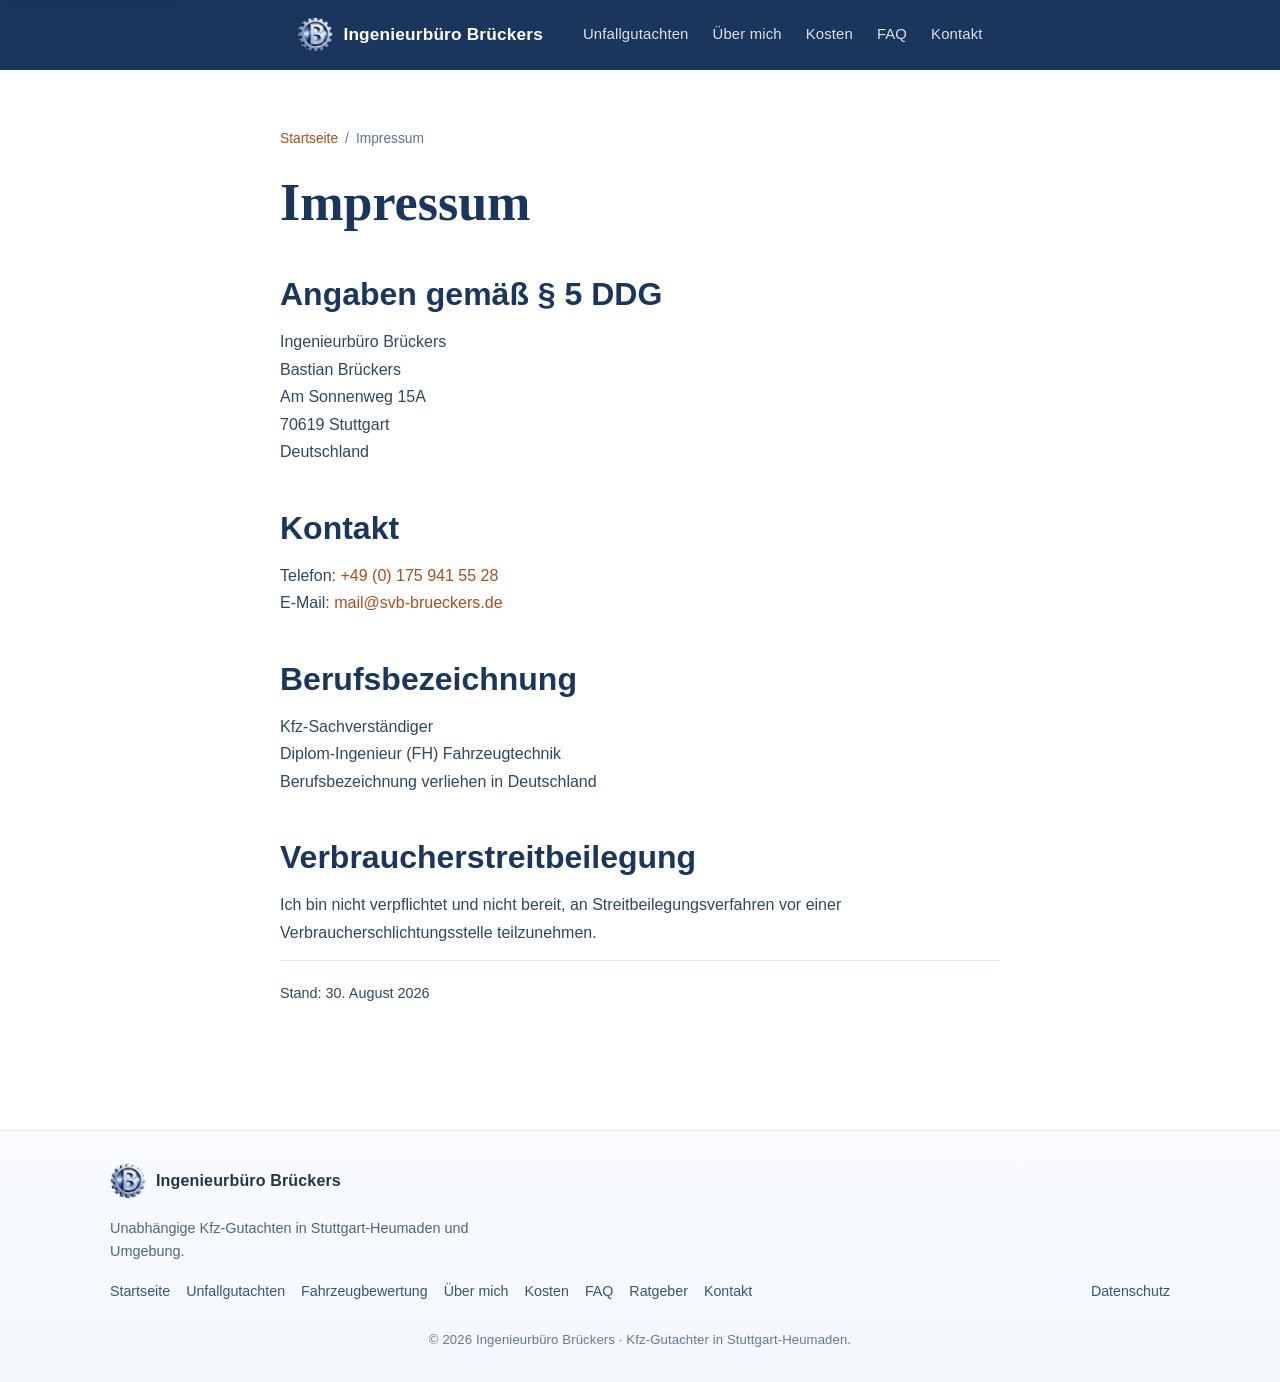
<file: impressum.html>
<!doctype html>
<html lang="de">
<head>
  <meta charset="utf-8">
  <meta name="viewport" content="width=device-width, initial-scale=1">
  <meta name="robots" content="noindex, follow">
  <title>Impressum | Ingenieurbüro Brückers</title>
  <link rel="canonical" href="https://gutachter-heumaden.de/impressum.html">
  <link rel="stylesheet" href="/css/style.css">
  <link rel="icon" type="image/webp" href="/images/svb-brueckers-logo.webp">
  <script defer src="/js/main.js"></script>
</head>
<body>
  <a class="skip-link" href="#main-content">Zum Inhalt springen</a>
  <header class="header" id="top"><div class="container header-inner"><a href="/" class="logo" aria-label="Zur Startseite von Gutachter Heumaden"><img src="/images/svb-brueckers-logo.webp" alt="Logo des Ingenieurbüros Brückers" width="36" height="36" class="logo-img"><span class="logo-text">Ingenieurbüro Brückers</span></a><button class="menu-toggle" type="button" aria-label="Menü öffnen" aria-expanded="false" aria-controls="nav" onclick="toggleMenu()"><span></span><span></span><span></span></button><nav class="nav" id="nav" aria-label="Hauptnavigation"><a href="/leistungen/unfallgutachten/" onclick="closeMenu()">Unfallgutachten</a><a href="/ueber-mich/" onclick="closeMenu()">Über mich</a><a href="/kosten/" onclick="closeMenu()">Kosten</a><a href="/faq/" onclick="closeMenu()">FAQ</a><a href="/#kontakt" onclick="closeMenu()">Kontakt</a></nav></div></header>
  <div class="header-spacer" aria-hidden="true"></div>

  <main id="main-content" class="content-page">
    <div class="container content-page__inner" style="max-width: 760px;">
      <nav class="breadcrumb" aria-label="Brotkrümelnavigation"><a href="/">Startseite</a><span aria-hidden="true">/</span><span>Impressum</span></nav>
      <h1>Impressum</h1>

      <h2>Angaben gemäß § 5 DDG</h2>
      <p>Ingenieurbüro Brückers<br>Bastian Brückers<br>Am Sonnenweg 15A<br>70619 Stuttgart<br>Deutschland</p>

      <h2>Kontakt</h2>
      <p>Telefon: <a href="tel:+491759415528">+49 (0) 175 941 55 28</a><br>E-Mail: <a href="mailto:mail@svb-brueckers.de">mail@svb-brueckers.de</a></p>

      <h2>Berufsbezeichnung</h2>
      <p>Kfz-Sachverständiger<br>Diplom-Ingenieur (FH) Fahrzeugtechnik<br>Berufsbezeichnung verliehen in Deutschland</p>

      <h2>Verbraucherstreitbeilegung</h2>
      <p>Ich bin nicht verpflichtet und nicht bereit, an Streitbeilegungsverfahren vor einer Verbraucherschlichtungsstelle teilzunehmen.</p>

      <p class="source-list">Stand: 30. August 2026</p>
    </div>
  </main>

  <footer class="footer footer--article"><div class="container footer-inner footer-inner--article"><div class="footer-brand-wrap"><div class="footer-brand"><img src="/images/svb-brueckers-logo.webp" alt="Logo des Ingenieurbüros Brückers" width="36" height="36" class="logo-img"><span class="logo-text">Ingenieurbüro Brückers</span></div><p class="footer-trust">Unabhängige Kfz-Gutachten in Stuttgart-Heumaden und Umgebung.</p></div><nav class="footer-links footer-links--primary" aria-label="Schnellzugriff"><a href="/">Startseite</a><a href="/leistungen/unfallgutachten/">Unfallgutachten</a><a href="/leistungen/fahrzeugbewertung/">Fahrzeugbewertung</a><a href="/ueber-mich/">Über mich</a><a href="/kosten/">Kosten</a><a href="/faq/">FAQ</a><a href="/ratgeber/">Ratgeber</a><a href="/#kontakt">Kontakt</a></nav><nav class="footer-links footer-links--legal" aria-label="Rechtliches"><a href="/datenschutz.html">Datenschutz</a></nav><p class="footer-copy">&copy; 2026 Ingenieurbüro Brückers · Kfz-Gutachter in Stuttgart-Heumaden.</p></div></footer>
</body>
</html>
</file>
<file: css/style.css>
/* ========================================
   Gutachter Heumaden — lokale Premium-Landingpage
   Static Website Styles
   ======================================== */

/* Reset & Base */
*, *::before, *::after {
  box-sizing: border-box;
  margin: 0;
  padding: 0;
}

/* ========================================
   2026 Trust, Conversion & Content Update
   ======================================== */

.skip-link {
  position: fixed;
  top: 10px;
  left: 10px;
  z-index: 1000;
  padding: 10px 14px;
  border-radius: 8px;
  background: #fff;
  color: var(--primary);
  box-shadow: 0 6px 24px rgba(15, 23, 42, 0.22);
  transform: translateY(-150%);
}

.skip-link:focus {
  transform: translateY(0);
}

.hero {
  min-height: min(760px, calc(100vh - 70px));
  padding: 64px 20px 54px;
}

.hero-content {
  width: min(100%, 820px);
  max-width: 820px;
  transform: none;
}

.hero h1 {
  max-width: 800px;
  margin-right: auto;
  margin-left: auto;
  font-size: clamp(2.15rem, 5vw, 3.45rem);
}

.hero-badge {
  margin-bottom: 14px;
  font-size: 0.92rem;
  letter-spacing: 0.12em;
  text-transform: uppercase;
}

.hero-sub {
  max-width: 700px;
  margin-bottom: 22px;
  font-size: clamp(1rem, 2vw, 1.18rem);
  line-height: 1.6;
}

.hero-proof {
  display: flex;
  justify-content: center;
  flex-wrap: wrap;
  gap: 8px 18px;
  margin: 0 auto 24px;
  padding: 0;
  list-style: none;
  color: rgba(255, 255, 255, 0.94);
  font-size: 0.92rem;
  font-weight: 600;
}

.hero-proof li {
  position: relative;
  padding-left: 18px;
}

.hero-proof li::before {
  content: "✓";
  position: absolute;
  left: 0;
  color: #ffb46f;
}

.hero-cost-note {
  max-width: 720px;
  margin: 18px auto 0;
  padding: 11px 14px;
  border: 1px solid rgba(255, 255, 255, 0.22);
  border-radius: 12px;
  background: rgba(10, 28, 52, 0.52);
  color: rgba(255, 255, 255, 0.92);
  font-size: 0.84rem;
  line-height: 1.45;
}

.eyebrow,
.section-kicker {
  margin-bottom: 8px;
  color: var(--accent);
  font-size: 0.82rem;
  font-weight: 750;
  letter-spacing: 0.14em;
  text-transform: uppercase;
}

.section-kicker {
  text-align: center;
}

.compact-cta {
  padding-top: 44px;
  padding-bottom: 44px;
}

.compact-cta__inner,
.location-card {
  display: grid;
  grid-template-columns: minmax(0, 1.6fr) minmax(220px, 0.7fr);
  gap: 34px;
  align-items: center;
}

.compact-cta h2,
.location-card h3 {
  margin-bottom: 10px;
  color: var(--primary);
  line-height: 1.25;
}

.compact-cta__actions,
.location-card__actions {
  display: grid;
  gap: 10px;
}

.service-card {
  display: flex;
  flex-direction: column;
}

.service-link {
  display: inline-flex;
  align-items: center;
  gap: 6px;
  margin-top: auto;
  padding-top: 18px;
  color: #b85722;
  font-weight: 750;
}

.service-link:hover {
  color: var(--primary);
}

.location-card {
  margin-top: 30px;
  padding: 26px;
  border: 1px solid var(--border);
  border-radius: 18px;
  background: linear-gradient(135deg, #fff 0%, #f4f8fd 100%);
  box-shadow: 0 14px 36px rgba(26, 54, 93, 0.09);
}

.cost-summary {
  max-width: 820px;
  margin: 24px auto 0;
  padding: 20px 22px;
  border: 1px solid rgba(255, 255, 255, 0.22);
  border-radius: 14px;
  background: rgba(255, 255, 255, 0.08);
  color: rgba(255, 255, 255, 0.94);
}

.cost-summary .service-link {
  color: #ffb46f;
}

.testimonial-content h3 {
  margin-bottom: 10px;
  color: var(--primary);
}

.form-honeypot {
  position: absolute !important;
  width: 1px !important;
  height: 1px !important;
  padding: 0 !important;
  border: 0 !important;
  overflow: hidden !important;
  clip: rect(0, 0, 0, 0) !important;
  white-space: nowrap !important;
}

.form-help,
.optional {
  color: var(--text-light);
  font-size: 0.82rem;
  font-weight: 450;
  line-height: 1.45;
}

.form-help--center {
  margin-top: 12px;
  text-align: center;
}

.form-consent {
  display: grid;
  grid-template-columns: 20px 1fr;
  gap: 10px;
  align-items: start;
  margin: 4px 0 16px;
}

.form-consent input {
  width: 18px;
  height: 18px;
  margin-top: 3px;
  accent-color: var(--accent);
}

.form-consent label {
  color: var(--text-light);
  font-size: 0.88rem;
  line-height: 1.5;
}

.form-consent a {
  color: #a94e1f;
  text-decoration: underline;
  text-underline-offset: 2px;
}

.form-error {
  margin: -4px 0 12px;
  color: #9f2727;
  font-size: 0.88rem;
  font-weight: 650;
}

.content-page {
  padding: 58px 0 78px;
}

.content-page__inner {
  max-width: 880px;
  margin: 0 auto;
}

.content-page h1 {
  max-width: 820px;
  margin-bottom: 18px;
  color: var(--primary);
  font-family: Georgia, serif;
  font-size: clamp(2.1rem, 5vw, 3.25rem);
  line-height: 1.12;
}

.content-page h2 {
  margin: 42px 0 14px;
  color: var(--primary);
  font-size: clamp(1.45rem, 3vw, 2rem);
  line-height: 1.25;
}

.content-page h3 {
  margin: 26px 0 8px;
  color: var(--primary);
}

.content-page p,
.content-page li {
  color: #31465e;
  line-height: 1.72;
}

.content-page p + p {
  margin-top: 14px;
}

.content-page ul,
.content-page ol {
  margin: 14px 0 20px 22px;
}

.content-page li + li {
  margin-top: 8px;
}

.lead {
  max-width: 760px;
  color: #3c536e !important;
  font-size: 1.14rem;
}

.breadcrumb {
  display: flex;
  flex-wrap: wrap;
  gap: 7px;
  margin-bottom: 24px;
  color: #61738a;
  font-size: 0.86rem;
}

.breadcrumb a {
  color: #a94e1f;
}

.fact-grid,
.article-grid,
.cost-grid {
  display: grid;
  grid-template-columns: repeat(2, minmax(0, 1fr));
  gap: 18px;
  margin: 24px 0;
}

.fact-card,
.article-card,
.cost-card,
.note-box {
  padding: 22px;
  border: 1px solid var(--border);
  border-radius: 15px;
  background: #fff;
  box-shadow: 0 10px 28px rgba(26, 54, 93, 0.07);
}

.fact-card h2,
.fact-card h3,
.article-card h2,
.article-card h3,
.cost-card h2,
.cost-card h3 {
  margin-top: 0;
}

.note-box {
  margin: 26px 0;
  border-left: 4px solid var(--accent);
  background: #fff8f3;
}

.page-cta {
  margin-top: 44px;
  padding: 28px;
  border-radius: 18px;
  background: var(--primary);
  color: #fff;
}

.page-cta h2,
.page-cta p {
  color: #fff;
}

.page-cta h2 {
  margin-top: 0;
}

.page-cta__actions {
  display: flex;
  flex-wrap: wrap;
  gap: 10px;
  margin-top: 18px;
}

.source-list {
  padding-top: 20px;
  border-top: 1px solid var(--border);
  color: #61738a;
  font-size: 0.9rem;
}

@media (max-width: 800px) {
  .hero {
    min-height: auto;
    padding: 48px 18px 40px;
  }

  .hero h1 {
    font-size: clamp(2rem, 9vw, 2.65rem);
  }

  .hero-proof {
    display: grid;
    justify-content: start;
    width: fit-content;
    max-width: 100%;
    text-align: left;
  }

  .hero-cost-note {
    text-align: left;
  }

  .compact-cta__inner,
  .location-card,
  .fact-grid,
  .article-grid,
  .cost-grid {
    grid-template-columns: 1fr;
  }

  .compact-cta__actions,
  .location-card__actions {
    grid-template-columns: 1fr;
  }

  .logo-text {
    max-width: 190px;
    overflow: hidden;
    text-overflow: ellipsis;
    white-space: nowrap;
  }
}

@media (max-width: 520px) {
  .hero-buttons,
  .hero-primary-group,
  .hero-main-cta,
  .hero-about-cta,
  .hero-services-cta {
    width: 100%;
  }

  .hero-primary-group {
    display: grid;
    grid-template-columns: 48px minmax(0, 1fr) 48px;
  }

  .hero-services-cta,
  .hero-about-cta {
    display: inline-flex;
  }

  .content-page {
    padding-top: 38px;
  }

  .page-cta,
  .location-card {
    padding: 21px;
  }
}

:root {
  --primary: #1a365d;
  --primary-light: #2d4a7c;
  --accent: #a94e1f;
  --accent-hover: #873b18;
  --color-accent: var(--accent);
  --accent-soft: rgba(224, 122, 58, 0.14);
  --button-height: 54px;
  --button-height-sm: 48px;
  --button-radius: 14px;
  --button-radius-lg: 20px;
  --transition-fast: 0.2s ease;
  --transition-base: 0.25s ease;
  --text: #1a202c;
  --text-light: #4a5568;
  --bg: #ffffff;
  --bg-alt: #f7fafc;
  --bg-dark: #1a365d;
  --border: #e2e8f0;
  --radius: 12px;
  --font-main: -apple-system, BlinkMacSystemFont, 'Segoe UI', Roboto, sans-serif;
  --font-size-body: 1rem;
  --line-height-body: 1.6;
  --font-size-h2: clamp(1.6rem, 4vw, 2.2rem);
  --line-height-h2: 1.25;
  --font-size-h3: clamp(1.18rem, 2.5vw, 1.42rem);
  --line-height-h3: 1.35;
  --font-size-meta: 0.92rem;
  --line-height-meta: 1.45;
}

html {
  scroll-behavior: smooth;
  scroll-padding-top: 80px;
}

body {
  overflow-x: hidden;
  font-family: var(--font-main);
  color: var(--text);
  background: var(--bg);
  font-size: var(--font-size-body);
  line-height: var(--line-height-body);
  -webkit-font-smoothing: antialiased;
}

.container {
  max-width: 1100px;
  margin: 0 auto;
  padding: 0 20px;
}

a {
  color: inherit;
  text-decoration: none;
}

img,
svg {
  max-width: 100%;
}

img {
  display: block;
}

.header-spacer {
  height: 70px;
}


/* ---- Header ---- */
.header {
  position: fixed;
  top: 0;
  left: 0;
  right: 0;
  z-index: 100;
  background: var(--primary);
  color: white;
  height: 70px;
  display: flex;
  align-items: center;
}

.header-inner {
  display: flex;
  align-items: center;
  justify-content: space-between;
}

.logo {
  display: flex;
  align-items: center;
  gap: 10px;
  font-weight: 700;
  margin-right: 40px;
}

.logo-img {
  width: 36px;
  height: 36px;
  border-radius: 4px;
}

.logo-text {
  font-family: inherit;
  font-size: 1.08rem;
  font-weight: 650;
  letter-spacing: 0.01em;
}

.nav {
  display: flex;
  gap: 24px;
}

.nav a {
  font-family: inherit;
  font-size: 0.93rem;
  font-weight: 500;
  letter-spacing: 0.01em;
  opacity: 0.85;
  transition: opacity var(--transition-fast);
}

.nav a:hover {
  opacity: 1;
}

.menu-toggle {
  display: none;
  flex-direction: column;
  gap: 5px;
  background: none;
  border: none;
  cursor: pointer;
  padding: 8px;
  margin-left: auto;
}

.menu-toggle span {
  display: block;
  width: 24px;
  height: 2px;
  background: white;
  border-radius: 2px;
  transition: transform 0.3s, opacity 0.3s;
}

/* ---- Legal Pages Header & Utility Components ---- */
.site-header {
  position: sticky;
  top: 0;
  z-index: 90;
  background: var(--primary);
  color: #fff;
  box-shadow: 0 8px 20px rgba(15, 23, 42, 0.12);
}

.site-header .nav {
  min-height: 70px;
  display: flex;
  align-items: center;
  justify-content: space-between;
  gap: 24px;
}

.brand {
  display: inline-flex;
  align-items: center;
  gap: 10px;
  min-width: 0;
  font-weight: 700;
  letter-spacing: 0.01em;
}

.brand img {
  width: 42px;
  height: 42px;
  border-radius: 6px;
  flex: 0 0 auto;
}

.nav-toggle {
  display: none;
  min-height: 44px;
  padding: 0 14px;
  border: 1px solid rgba(255, 255, 255, 0.34);
  border-radius: var(--button-radius);
  background: rgba(255, 255, 255, 0.1);
  color: #fff;
  font: inherit;
  font-weight: 650;
}

.nav-links {
  list-style: none;
  display: flex;
  align-items: center;
  gap: 18px;
}

.nav-links a {
  opacity: 0.86;
  font-size: 0.94rem;
  font-weight: 550;
  transition: opacity var(--transition-fast);
}

.nav-links a:hover {
  opacity: 1;
}

.page {
  padding-top: 72px;
  padding-bottom: 72px;
}

.page h1,
.page h2,
.page h3 {
  color: var(--primary);
  line-height: 1.25;
}

.page h1 {
  margin-bottom: 28px;
  font-size: clamp(2rem, 5vw, 2.7rem);
}

.page h2 {
  margin: 34px 0 12px;
  font-size: clamp(1.35rem, 3vw, 1.65rem);
}

.page h3 {
  margin: 24px 0 10px;
  font-size: clamp(1.12rem, 2.4vw, 1.3rem);
}

.page p,
.page li {
  color: #2f425a;
  line-height: 1.7;
}

.page ul {
  margin: 0 0 18px 20px;
}

.page a {
  color: var(--accent);
  font-weight: 600;
}

.site-footer {
  background: linear-gradient(180deg, #f9fbff 0%, #f3f7fc 100%);
  color: #223548;
  border-top: 1px solid #dfe8f3;
  padding: 34px 0 24px;
}

.footer-grid {
  display: grid;
  grid-template-columns: minmax(0, 1.1fr) minmax(0, 1.4fr);
  gap: 28px;
  align-items: start;
}

.footer-brand {
  margin-bottom: 10px;
}

.footer-grid p {
  color: #4e647f;
  line-height: 1.55;
}

.footer-button {
  min-height: 44px;
  padding: 0;
  border: 0;
  background: transparent;
  color: #314d6d;
  font: inherit;
  font-size: 0.89rem;
  font-weight: 500;
  cursor: pointer;
}

.footer-button:hover {
  color: #1f3958;
}

.copyright {
  margin-top: 20px;
  color: #5d728c;
  font-size: 0.82rem;
  text-align: center;
}

.button {
  display: inline-flex;
  align-items: center;
  justify-content: center;
  min-height: var(--button-height-sm);
  padding: 0 22px;
  border-radius: var(--button-radius);
  border: 1px solid transparent;
  background: var(--accent);
  color: #fff;
  font: inherit;
  font-weight: 650;
  cursor: pointer;
  transition: background-color var(--transition-fast), border-color var(--transition-fast), transform var(--transition-fast);
}

.button:hover {
  background: var(--accent-hover);
}

.button-secondary {
  background: #fff;
  color: var(--primary);
  border-color: #cbd5e1;
}

.button-secondary:hover {
  background: #f8fafc;
}

.cookie-banner {
  position: fixed;
  left: 20px;
  right: 20px;
  bottom: 20px;
  z-index: 300;
  max-width: 860px;
  margin: 0 auto;
  padding: 16px 18px;
  border: 1px solid var(--border);
  border-radius: 14px;
  background: rgba(255, 255, 255, 0.98);
  box-shadow: 0 14px 32px rgba(15, 23, 42, 0.18);
}

.cookie-banner[hidden] {
  display: none;
}

.cookie-banner p {
  color: #2f425a;
  font-size: 0.95rem;
  line-height: 1.5;
}

.actions {
  display: flex;
  flex-wrap: wrap;
  gap: 10px;
  margin-top: 12px;
}

.actions.compact {
  justify-content: flex-end;
}

.floating-actions {
  position: fixed;
  right: 25px;
  bottom: 25px;
  z-index: 9999;
}

.floating-button {
  display: inline-flex;
  align-items: center;
  justify-content: center;
  min-height: 46px;
  padding: 0 16px;
  border-radius: 999px;
  background: var(--accent);
  color: #fff;
  font-weight: 700;
  box-shadow: 0 10px 24px rgba(224, 122, 58, 0.34);
  transition: background-color var(--transition-fast), transform var(--transition-fast), box-shadow var(--transition-fast);
}

.floating-button:hover {
  background: var(--accent-hover);
  transform: translateY(-2px);
  box-shadow: 0 12px 28px rgba(201, 106, 47, 0.36);
}

.floating-button.whatsapp {
  background: #25D366;
  box-shadow: 0 8px 22px rgba(15, 23, 42, 0.22);
}

.floating-button.whatsapp:hover {
  background: #1ebe5d;
}


/* ---- Hero ---- */
.hero {
  position: relative;
  min-height: 90vh;
  display: flex;
  align-items: center;
  justify-content: center;
  background: url('../images/blauer-kotfluegel-unfallschaden.webp') center/cover no-repeat;
  color: white;
  text-align: center;
  padding: 120px 20px 80px;
}

.hero-overlay {
  position: absolute;
  inset: 0;
  background:
    radial-gradient(circle at 50% 34%, rgba(255, 255, 255, 0.08) 0%, rgba(255, 255, 255, 0) 34%),
    linear-gradient(180deg, rgba(12, 28, 52, 0.9) 0%, rgba(26, 54, 93, 0.76) 48%, rgba(12, 28, 52, 0.82) 100%);
}

.hero-cost-badge {
  position: absolute;
  top: 74px;
  right: clamp(18px, 5vw, 80px);
  z-index: 1;
  width: clamp(160px, 18vw, 230px);
  aspect-ratio: 1 / 1;
}

.hero-cost-badge-svg {
  width: 100%;
  height: 100%;
  display: block;
}

.hero-cost-badge-shape {
  fill: url(#heroBadgeGradient);
  stroke: rgba(255, 244, 226, 0.62);
  stroke-width: 1.35;
  filter: url(#heroBadgeDropShadow);
}

.hero-cost-badge-highlight {
  fill: url(#heroBadgeInnerGlow);
  stroke: rgba(255, 255, 255, 0.14);
  stroke-width: 0.85;
  opacity: 0.88;
}

.hero-cost-badge-text {
  fill: rgba(255, 251, 244, 0.99);
  font-family: "Poppins", sans-serif;
  font-size: 24px;
  font-weight: 600;
  letter-spacing: 0.006em;
  text-shadow: 0 0.8px 1.6px rgba(38, 23, 12, 0.18);
}

.hero-content {
  position: relative;
  z-index: 1;
  width: min(100%, 760px);
  max-width: 760px;
  transform: translateY(-24px);
}

.hero-badge {
  display: inline-block;
  max-width: 100%;
  font-size: 1.03rem;
  font-weight: 600;
  letter-spacing: 2.3px;
  color: var(--accent);
  margin-bottom: 20px;
}

.hero h1 {
  font-family: Georgia, serif;
  font-size: clamp(2rem, 6vw, 3.5rem);
  font-weight: 700;
  line-height: 1.15;
  margin-bottom: 20px;
}

.hero-sub {
  font-size: 1.1rem;
  opacity: 0.9;
  margin-bottom: 32px;
  max-width: 620px;
  margin-left: auto;
  margin-right: auto;
}

.hero-buttons {
  display: flex;
  gap: 12px;
  justify-content: center;
  align-items: center;
  flex-wrap: wrap;
}

.hero-primary-group {
  display: flex;
}

.hero-main-cta-desktop {
  display: inline;
}

.hero-main-cta-mobile {
  display: none;
}

.hero-icon-cta {
  display: none;
  min-width: 44px;
  min-height: 44px;
  padding: 0;
}


.hero-mobile-only {
  display: none;
}

@media (max-width: 1023px) {
  .hero-mobile-only {
    display: inline-flex;
  }
}

@media (min-width: 1024px) {
  .hero-cta-phone,
  .hero-cta-whatsapp {
    display: none !important;
  }
}

.hero-main-cta {
  min-height: 44px;
}

.hero-icon-cta-phone,
.hero-icon-cta-whatsapp,
.process-card-cta-phone,
.process-card-cta-whatsapp {
  color: #fff;
}


.hero-about-cta {
  min-height: 44px;
}

.hero-services-cta {
  display: none;
}

.cost-footnote {
  margin: 20px auto 0;
  max-width: 760px;
  font-size: 0.82rem;
  line-height: 1.5;
  color: rgba(255, 255, 255, 0.9);
  text-align: center;
  text-wrap: balance;
}

/* ---- Buttons ---- */
.btn {
  display: inline-flex;
  align-items: center;
  justify-content: center;
  gap: 8px;
  min-height: var(--button-height-sm);
  padding: 0 24px;
  font-family: inherit;
  font-size: 0.98rem;
  font-weight: 650;
  line-height: 1.1;
  letter-spacing: 0.01em;
  text-align: center;
  border-radius: var(--button-radius);
  border: 1px solid transparent;
  cursor: pointer;
  touch-action: manipulation;
  transition: background-color var(--transition-fast), border-color var(--transition-fast), box-shadow var(--transition-fast), transform var(--transition-fast);
}

.btn svg {
  display: block;
  flex: 0 0 auto;
}

.btn:active {
  transform: scale(0.98);
}

.btn-primary {
  background: var(--accent);
  color: white;
  box-shadow: 0 8px 18px rgba(224, 122, 58, 0.24);
}

.btn-primary:hover {
  background: var(--accent-hover);
  box-shadow: 0 10px 22px rgba(201, 106, 47, 0.3);
}

.btn-secondary {
  background: rgba(255, 255, 255, 0.14);
  color: white;
  border-color: rgba(255, 255, 255, 0.34);
}

.btn-secondary:hover {
  background: rgba(255, 255, 255, 0.24);
  border-color: rgba(255, 255, 255, 0.5);
}

.btn-full {
  width: 100%;
}

.btn-ghost {
  background: transparent;
  color: var(--primary);
  border-color: #cbd5e1;
  box-shadow: none;
}

.btn-ghost:hover {
  background: #f8fafc;
  border-color: #b8c6d8;
}


.legal-title {
  font-family: inherit;
  font-size: 2rem;
  line-height: 1.25;
  margin-bottom: 32px;
  font-weight: 700;
  letter-spacing: 0.01em;
}

/* ---- Sections ---- */
.section {
  padding: 64px 0;
}

.section-alt {
  background: var(--bg-alt);
}

.section-dark {
  background: var(--bg-dark);
  color: white;
}

.section-title {
  font-family: var(--font-main);
  font-size: var(--font-size-h2);
  font-weight: 700;
  line-height: var(--line-height-h2);
  letter-spacing: 0.01em;
  text-align: center;
  margin-bottom: 12px;
}

.section-title.light {
  color: white;
}

.section-subtitle {
  text-align: center;
  color: var(--text-light);
  max-width: 600px;
  margin: 0 auto 48px;
  font-size: 1rem;
}

.section-subtitle.light {
  color: rgba(255,255,255,0.7);
}

.section-note {
  text-align: center;
  margin-top: 32px;
  font-weight: 600;
  color: var(--accent);
  font-size: 1rem;
}

/* ---- Grid ---- */
.grid {
  display: grid;
  gap: 20px;
}

.grid-2 {
  grid-template-columns: repeat(2, 1fr);
}

/* ---- Cards (Leistungen) ---- */
.card {
  background: white;
  border: 1px solid var(--border);
  border-radius: var(--radius);
  padding: 28px;
  transition: box-shadow 0.3s ease, transform 0.3s ease, border-color 0.3s ease;
}

.card:hover {
  box-shadow: 0 18px 44px rgba(15, 23, 42, 0.12);
  transform: translateY(-4px);
  border-color: #d3dce7;
}

.card-icon {
  display: inline-flex;
  align-items: center;
  justify-content: center;
  width: 48px;
  height: 48px;
  background: #fff3e8;
  color: var(--accent);
  border-radius: 10px;
  margin-bottom: 16px;
}

.card h3 {
  font-family: var(--font-main);
  font-size: var(--font-size-h3);
  font-weight: 700;
  line-height: var(--line-height-h3);
  margin-bottom: 8px;
}

.card p {
  color: var(--text-light);
  font-size: 1rem;
}

.services-grid {
  gap: 26px;
}

.service-card {
  position: relative;
  display: flex;
  flex-direction: column;
  padding: 24px;
  border-radius: 16px;
  background: linear-gradient(180deg, #ffffff 0%, #fbfdff 100%);
  height: 100%;
}

.service-card .card-icon {
  width: 54px;
  height: 54px;
  border-radius: 14px;
  margin-bottom: 18px;
  background: linear-gradient(145deg, #fff4ea, #ffe9d8);
  box-shadow: inset 0 0 0 1px rgba(224, 122, 58, 0.18);
}

.service-card h3 {
  font-family: var(--font-main);
  font-size: var(--font-size-h3);
  font-weight: 700;
  line-height: var(--line-height-h3);
  color: #12253f;
  margin-bottom: 10px;
}

.service-card > p {
  margin-bottom: 14px;
  line-height: 1.6;
}

.service-points {
  list-style: none;
  margin: 0;
  display: grid;
  gap: 8px;
}

.service-points li {
  position: relative;
  padding-left: 18px;
  color: #334155;
  font-size: var(--font-size-body);
  line-height: var(--line-height-body);
}

.service-points li::before {
  content: "";
  position: absolute;
  left: 0;
  top: 0.58rem;
  width: 8px;
  height: 8px;
  border-radius: 50%;
  background: var(--accent);
  box-shadow: 0 0 0 4px rgba(224, 122, 58, 0.14);
}

.service-note {
  margin-top: auto;
  color: #1f3f68;
  font-weight: 600;
  font-size: var(--font-size-meta);
  line-height: var(--line-height-meta);
  border-top: 1px solid #e2e8f0;
  padding-top: 14px;
}

.services-trust-block {
  margin-top: 42px;
  padding: 34px;
  border-radius: 18px;
  border: 1px solid #d7e2ee;
  background: linear-gradient(160deg, #fafdff 0%, #eff5fc 100%);
  box-shadow: 0 14px 34px rgba(15, 23, 42, 0.06);
}

.services-trust-block h3,
.services-trust-title {
  font-family: var(--font-main);
  font-size: var(--font-size-h3);
  font-weight: 700;
  line-height: var(--line-height-h3);
  color: #12253f;
  margin-bottom: 10px;
}

.services-trust-intro {
  color: #3b4d65;
  max-width: 78ch;
  line-height: 1.65;
  margin-bottom: 24px;
}

.services-trust-columns {
  display: grid;
  grid-template-columns: repeat(3, minmax(0, 1fr));
  gap: 30px;
}

.services-trust-group {
  min-width: 0;
}

.services-trust-group + .services-trust-group {
  border-left: 1px solid #d4e0ed;
  padding-left: 30px;
}

.services-trust-group h3 {
  margin: 0 0 14px;
  font-family: var(--font-main);
  font-size: var(--font-size-h3);
  line-height: var(--line-height-h3);
  font-weight: 700;
  letter-spacing: 0.01em;
  color: #1f3a59;
}

.services-trust-list {
  list-style: none;
  display: grid;
  gap: 12px;
}

.services-trust-list li {
  position: relative;
  padding-left: 32px;
  color: #2f425a;
  line-height: 1.58;
}

.services-trust-list li::before {
  content: "✓";
  position: absolute;
  left: 0;
  top: 0.12rem;
  width: 20px;
  height: 20px;
  display: inline-flex;
  align-items: center;
  justify-content: center;
  border-radius: 999px;
  background: var(--accent-soft);
  box-shadow: inset 0 0 0 1px rgba(224, 122, 58, 0.24);
  color: var(--accent);
  font-weight: 700;
  font-size: 0.82rem;
}

.process-section {
  margin-top: 42px;
}

.process-section-header {
  margin-bottom: 20px;
  text-align: center;
}

.process-title {
  font-family: var(--font-main);
  font-size: var(--font-size-h3);
  line-height: var(--line-height-h3);
  font-weight: 700;
  color: #12253f;
  margin-bottom: 12px;
}

.process-intro {
  color: #3b4d65;
  max-width: 760px;
  margin: 0 auto;
}

.process-slider-wrap {
  position: relative;
  display: flex;
  align-items: center;
  gap: 12px;
  overflow: visible;
}

.process-slider {
  --process-columns: 3;
  --process-gap: 18px;
  display: grid;
  grid-auto-flow: column;
  grid-auto-rows: 1fr;
  grid-auto-columns: calc((100% - (var(--process-columns) - 1) * var(--process-gap)) / var(--process-columns));
  align-items: stretch;
  gap: var(--process-gap);
  overflow-x: auto;
  scroll-snap-type: x mandatory;
  scroll-behavior: smooth;
  scrollbar-width: none;
  -webkit-overflow-scrolling: touch;
  width: 100%;
  padding: 4px 0 10px;
}

.process-slider::-webkit-scrollbar {
  display: none;
}

.process-card {
  display: flex;
  flex-direction: column;
  align-items: center;
  justify-content: flex-start;
  gap: 10px;
  text-align: center;
  scroll-snap-align: center;
  min-height: 292px;
  height: 100%;
  border: 1px solid #dce6f1;
  border-radius: 20px;
  background: #ffffff;
  padding: 22px 20px 20px;
  box-shadow: 0 10px 30px rgba(15, 23, 42, 0.08);
  transition: transform 0.25s ease, box-shadow 0.25s ease, opacity 0.25s ease, border-color 0.25s ease;
  transform-origin: center center;
  opacity: 0.72;
}

.process-card-dummy {
  align-items: stretch;
  justify-content: flex-start;
  background: var(--primary);
  border-color: #dce6f1;
  box-shadow: 0 10px 30px rgba(15, 23, 42, 0.08);
  opacity: 1;
  pointer-events: none;
  overflow: hidden;
  padding: 0;
}

.process-card-dummy-image {
  width: 100%;
  height: 62%;
  object-fit: cover;
  display: block;
  flex: 0 0 62%;
}

.process-card-dummy::after {
  content: "";
  display: block;
  width: 100%;
  flex: 1 1 auto;
  background: var(--primary);
}


.process-card-dummy-left,
.process-card-dummy-right {
  align-items: center;
  justify-content: center;
}

.process-card-dummy-left::after,
.process-card-dummy-right::after {
  display: none;
}

.process-card-dummy-left .process-card-dummy-image,
.process-card-dummy-right .process-card-dummy-image {
  width: 100%;
  height: 100%;
  max-width: 100%;
  max-height: 100%;
  object-fit: contain;
  object-position: center center;
  display: block;
  flex: 0 1 auto;
}

.process-card.card-0 .process-card-image-wrapper,
.process-card.card-7 .process-card-image-wrapper {
  width: 100%;
  height: 100%;
  display: flex;
  align-items: center;
  justify-content: center;
  background: var(--primary);
  padding: 0;
  margin: 0;
  overflow: hidden;
  box-sizing: border-box;
}

.process-card.card-0 .process-card-dummy-image,
.process-card.card-7 .process-card-dummy-image {
  display: block;
  max-width: 100%;
  max-height: 100%;
  width: auto;
  height: auto;
  object-fit: contain;
  object-position: center center;
  margin: 0 auto;
}

.process-step-badge {
  display: inline-flex;
  align-items: center;
  justify-content: center;
  min-height: 30px;
  padding: 6px 12px;
  border-radius: 999px;
  margin-bottom: 8px;
  background: var(--accent-soft);
  color: #a5511f;
  font-size: 0.84rem;
  font-weight: 700;
  letter-spacing: 0.01em;
}

.process-card-cta-wrap {
  display: flex;
  justify-content: center;
  margin-top: 12px;
  width: 100%;
}

.process-card-cta-highlight {
  min-width: 168px;
}

.process-card-title {
  color: #12253f;
  font-family: var(--font-main);
  font-size: 1.12rem;
  line-height: 1.45;
  font-weight: 700;
  margin: 0;
  min-height: 3.2rem;
  display: flex;
  align-items: center;
  justify-content: center;
}

.process-card-text {
  color: #3f5168;
  font-size: 0.98rem;
  line-height: 1.5;
  width: 100%;
  max-width: 34ch;
  margin: 0 auto;
  min-height: 7.2em;
  display: flex;
  align-items: flex-start;
  text-wrap: pretty;
}

.process-card-ctas {
  display: flex;
  gap: 10px;
  justify-content: center;
  flex-wrap: wrap;
  margin-top: auto;
  padding-top: 8px;
}

.process-card-cta {
  display: inline-flex;
  align-items: center;
  justify-content: center;
  gap: 7px;
  min-height: 40px;
  padding: 8px 14px;
  border-radius: 14px;
  border: 0;
  text-decoration: none;
  font-size: 0.86rem;
  font-weight: 650;
  line-height: 1;
  color: #fff;
  background: var(--accent);
  box-shadow: 0 8px 16px rgba(224, 122, 58, 0.24);
  transition: background-color 0.25s ease, transform 0.25s ease, box-shadow 0.25s ease;
}

.process-card.is-active {
  transform: scale(1.035);
  border-color: rgba(224, 122, 58, 0.35);
  box-shadow: 0 22px 45px rgba(15, 23, 42, 0.16);
  opacity: 1;
  z-index: 2;
}

.process-nav,
.process-nav-prev,
.process-nav-next {
  width: 42px;
  height: 42px;
  border: 1px solid #d2dfec;
  border-radius: 999px;
  background: #fff;
  color: #2a4769;
  box-shadow: 0 8px 18px rgba(15, 23, 42, 0.1);
  cursor: pointer;
  transition: background-color 0.2s ease, border-color 0.2s ease, transform 0.2s ease;
}

.process-nav:hover,
.process-nav-prev:hover,
.process-nav-next:hover {
  background: #f4f8fc;
  border-color: #becfe1;
  transform: translateY(-1px);
}

.process-nav:disabled,
.process-nav-prev:disabled,
.process-nav-next:disabled {
  opacity: 0.4;
  cursor: not-allowed;
  transform: none;
}

.process-dots {
  display: flex;
  justify-content: center;
  align-items: center;
  gap: 8px;
  margin-top: 18px;
}

.process-dot {
  width: 8px;
  height: 8px;
  border-radius: 999px;
  border: 0;
  padding: 0;
  background: #d6dbe2;
  cursor: pointer;
  transition: width 0.25s ease, transform 0.2s ease, background-color 0.25s ease;
}

.process-dot.is-active {
  background: var(--accent);
  width: 22px;
  transform: none;
}

@media (hover: hover) and (pointer: fine) {
  .process-card:hover {
    transform: translateY(-6px);
    box-shadow: 0 20px 40px rgba(15, 23, 42, 0.12);
    opacity: 0.92;
  }

  .process-card.is-active:hover {
    transform: scale(1.035) translateY(-4px);
    box-shadow: 0 24px 48px rgba(15, 23, 42, 0.18);
    opacity: 1;
  }

  .process-card-dummy:hover,
  .process-card-dummy.is-active:hover {
    transform: none;
    box-shadow: 0 14px 34px rgba(17, 45, 33, 0.24);
    opacity: 1;
  }

  .process-card-cta:hover {
    background: var(--accent-hover);
    transform: translateY(-2px);
    box-shadow: 0 12px 20px rgba(201, 106, 47, 0.28);
  }
}

/* ---- About ---- */
.about-grid {
  display: grid;
  grid-template-columns: 300px 1fr;
  gap: 48px;
  align-items: start;
}

.about-image img {
  width: 100%;
  height: auto;
  border-radius: var(--radius);
  object-fit: cover;
}

.about-text h2 {
  font-family: var(--font-main);
  font-size: var(--font-size-h2);
  line-height: var(--line-height-h2);
  letter-spacing: 0.01em;
  margin-bottom: 8px;
}

.about-location {
  color: var(--accent);
  font-weight: 500;
  font-family: var(--font-main);
  font-size: var(--font-size-body);
  line-height: var(--line-height-body);
  margin-bottom: 20px;
}

.about-text p {
  color: var(--text-light);
  font-family: var(--font-main);
  font-size: var(--font-size-body);
  line-height: var(--line-height-body);
  margin-bottom: 16px;
}

.about-trust-title {
  color: var(--text-light);
  font-family: var(--font-main);
  font-size: var(--font-size-h3);
  font-weight: 700;
  line-height: var(--line-height-h3);
  margin-bottom: 16px;
}

.about-trust-list {
  margin: 0 0 16px;
  padding-left: 1.2rem;
  list-style: disc;
}

.about-trust-list li {
  color: var(--text-light);
  font-family: var(--font-main);
  font-size: var(--font-size-body);
  line-height: var(--line-height-body);
  margin-bottom: 10px;
}

.about-badges {
  display: flex;
  flex-wrap: wrap;
  gap: 8px;
  margin-top: 20px;
}

.badge {
  display: inline-block;
  padding: 6px 14px;
  background: #e8f0fe;
  color: var(--primary);
  border-radius: 20px;
  font-family: var(--font-main);
  font-size: var(--font-size-meta);
  font-weight: 500;
  line-height: var(--line-height-meta);
}

/* ---- Tags (Einzugsgebiet) ---- */
.tags {
  display: flex;
  flex-wrap: wrap;
  gap: 10px;
  justify-content: center;
  margin-bottom: 32px;
}

.tag {
  display: inline-flex;
  align-items: center;
  gap: 6px;
  padding: 8px 16px;
  border: 1px solid var(--border);
  border-radius: 20px;
  font-family: var(--font-main);
  font-size: var(--font-size-meta);
  line-height: var(--line-height-meta);
  background: white;
}

.map-container {
  min-height: 350px;
  border-radius: var(--radius);
  overflow: hidden;
  box-shadow: 0 2px 12px rgba(0,0,0,0.1);
  border: 1px solid var(--border);
  background: #f8fafc;
}

.map-container iframe {
  width: 100%;
  height: 350px;
  border: 0;
  display: block;
}

.map-placeholder {
  min-height: 350px;
  padding: 28px;
  display: flex;
  flex-direction: column;
  gap: 14px;
  justify-content: center;
  align-items: flex-start;
}

.map-placeholder h3 {
  font-family: var(--font-main);
  font-size: var(--font-size-h3);
  line-height: var(--line-height-h3);
  font-weight: 700;
  color: #12253f;
}

.map-placeholder p {
  color: var(--text-light);
  max-width: 64ch;
}

.map-consent-btn {
  margin-top: 4px;
}

/* ---- USP Cards ---- */
.usp-section {
  margin: -46px auto 8px;
  padding: 0 20px;
  position: relative;
  z-index: 3;
}

.usp-container {
  width: min(100%, 460px);
  margin: 0 auto;
  display: flex;
  flex-direction: column;
  gap: 14px;
}

.usp-card {
  width: 100%;
  max-width: 100%;
  height: 64px;
  background: linear-gradient(135deg, #1f2937, #111827);
  border-radius: 20px;
  padding: 0 18px;
  display: flex;
  align-items: center;
  gap: 14px;
  box-shadow: 0 8px 20px rgba(0,0,0,0.25);
  border: 1px solid rgba(255, 255, 255, 0.08);
  transition: transform 0.25s ease, box-shadow 0.25s ease, border-color 0.25s ease;
}

.usp-icon {
  width: 28px;
  height: 28px;
  min-width: 28px;
  flex-shrink: 0;
  border-radius: 50%;
  background: rgba(224, 122, 58, 0.95);
  color: #fff;
  display: inline-flex;
  align-items: center;
  justify-content: center;
}

.usp-icon img {
  width: 18px;
  height: 18px;
  object-fit: contain;
  display: block;
}

.usp-text {
  display: flex;
  flex-direction: column;
  justify-content: center;
  gap: 2px;
}

.usp-title {
  font-size: 16px;
  font-weight: 600;
  line-height: 1.2;
  color: #fff;
}

.usp-subtext {
  font-size: 13px;
  font-weight: 400;
  line-height: 1.25;
  color: rgba(255,255,255,0.7);
}

@media (hover: hover) and (pointer: fine) {
  .usp-card:hover {
    transform: translateY(-3px);
    border-color: rgba(255, 255, 255, 0.2);
    box-shadow: 0 14px 28px rgba(0, 0, 0, 0.28);
  }
}

@media (max-width: 768px) {
  .usp-section {
    margin-top: 30px;
    margin-bottom: 10px;
    padding: 0 16px;
  }

  .usp-container {
    width: 100%;
    max-width: 320px;
    margin: 0 auto;
    gap: 9px;
  }

  .usp-card {
    min-height: 72px;
    height: auto;
    border-radius: 15px;
    padding: 8px 13px;
    gap: 9px;
    background:
      linear-gradient(145deg, rgba(100, 164, 245, 0.16) 0%, rgba(44, 109, 191, 0.2) 36%, rgba(16, 54, 106, 0.9) 100%),
      linear-gradient(172deg, rgba(10, 25, 50, 0.78) 0%, rgba(9, 23, 47, 0.94) 100%);
    border: 1px solid rgba(248, 252, 255, 0.52);
    box-shadow:
      0 7px 18px rgba(7, 21, 43, 0.2),
      inset 0 1px 0 rgba(255, 255, 255, 0.08);
    align-items: center;
  }

  .usp-icon {
    width: 34px;
    height: 34px;
    min-width: 34px;
    border-radius: 0;
    background: transparent;
  }

  .usp-icon img {
    width: 26px;
    height: 26px;
  }

  .usp-text {
    gap: 2px;
  }

  .usp-title {
    font-size: 0.98rem;
    font-weight: 700;
    line-height: 1.14;
  }

  .usp-subtext {
    font-size: 0.79rem;
    line-height: 1.18;
    color: rgba(255, 255, 255, 0.83);
  }

}

@media (max-width: 768px) and (hover: none) {
  .usp-card:active {
    transform: translateY(-1px) scale(0.996);
    border-color: rgba(255, 255, 255, 0.78);
    box-shadow:
      0 14px 28px rgba(6, 17, 36, 0.32),
      inset 0 1px 0 rgba(255, 255, 255, 0.12);
  }
}


@media (min-width: 992px) {
  .usp-section {
    margin-top: 26px;
    margin-bottom: 24px;
    padding: 0 12px;
  }

  .usp-container {
    width: 100%;
    max-width: 1200px;
    margin: 0 auto;
    background: linear-gradient(135deg, #1c3f70 0%, #17345d 52%, #132c50 100%);
    border-radius: 24px;
    padding: 10px 24px;
    display: grid;
    grid-template-columns: repeat(3, minmax(0, 1fr));
    gap: 0;
    box-shadow: 0 14px 34px rgba(10, 24, 46, 0.2);
    border: 3px solid rgba(255, 255, 255, 0.82);
    box-sizing: border-box;
  }

  .usp-card {
    height: auto;
    min-height: 126px;
    border-radius: 0;
    border: 0;
    background: transparent;
    box-shadow: none;
    padding: 24px 38px;
    gap: 24px;
    transition: transform 0.3s ease, box-shadow 0.3s ease, background-color 0.3s ease;
    position: relative;
  }

  .usp-card::before {
    content: "";
    position: absolute;
    left: 0;
    top: 50%;
    transform: translateY(-50%);
    width: 1px;
    height: 70%;
    background: rgba(255, 255, 255, 0.2);
  }

  .usp-card + .usp-card {
    border-left: 0;
  }

  .usp-card:first-child::before {
    display: none;
  }

  .usp-card:nth-child(3) {
    background: linear-gradient(135deg, rgba(255, 255, 255, 0.06), rgba(255, 255, 255, 0.02));
    box-shadow: inset 0 0 0 1px rgba(255, 255, 255, 0.09), 0 10px 22px rgba(7, 17, 34, 0.16);
    border-radius: 16px;
  }

  .usp-icon {
    width: 66px;
    height: 66px;
    min-width: 66px;
    border-radius: 0;
    background: transparent;
  }

  .usp-icon img {
    width: 44px;
    height: 44px;
  }

  .usp-text {
    gap: 8px;
  }

  .usp-title {
    font-size: 1.52rem;
    font-weight: 750;
    line-height: 1.16;
    color: #fff;
  }

  .usp-subtext {
    font-size: 0.98rem;
    font-weight: 500;
    line-height: 1.35;
    color: rgba(255, 255, 255, 0.74);
  }

}


.usp-section + .section {
  padding-top: 0;
}

.usp-section + .section .process-section {
  margin-top: -54px;
}

@media (max-width: 768px) {
  .usp-section + .section .process-section {
    margin-top: 20px;
  }
}

@media (min-width: 992px) {
  .usp-section + .section .process-section {
    margin-top: 2px;
  }
}
@media (hover: hover) and (pointer: fine) and (min-width: 992px) {
  .usp-card:hover {
    transform: translateY(-3px);
    background-color: rgba(255, 255, 255, 0.04);
    box-shadow: 0 14px 24px rgba(9, 22, 41, 0.2);
  }

  .usp-card:nth-child(3):hover {
    box-shadow: inset 0 0 0 1px rgba(255, 255, 255, 0.15), 0 16px 30px rgba(7, 17, 34, 0.24);
  }
}

/* ---- Benefit Cards ---- */
.benefit-card {
  background: var(--primary-light);
  border-radius: var(--radius);
  padding: 28px;
  color: white;
}

.benefit-icon {
  display: inline-flex;
  align-items: center;
  justify-content: center;
  width: 48px;
  height: 48px;
  background: var(--accent);
  border-radius: 10px;
  margin-bottom: 16px;
}

.benefit-card h3 {
  font-family: var(--font-main);
  font-size: var(--font-size-h3);
  line-height: var(--line-height-h3);
  font-weight: 700;
  margin-bottom: 8px;
}

.benefit-card p {
  opacity: 0.85;
  font-size: 0.98rem;
  line-height: 1.6;
}

/* ---- Testimonials ---- */
.testimonials {
  display: flex;
  flex-direction: column;
  gap: 24px;
}

.testimonial {
  display: grid;
  grid-template-columns: 200px 1fr;
  gap: 24px;
  background: white;
  border: 1px solid var(--border);
  border-radius: var(--radius);
  overflow: hidden;
  transition: box-shadow var(--transition-fast);
}

.testimonial:hover {
  box-shadow: 0 4px 20px rgba(0,0,0,0.08);
}

.testimonial-image {
  min-height: 180px;
}

.testimonial-image img {
  width: 100%;
  height: 100%;
  object-fit: cover;
}

.damage-placeholder {
  width: 100%;
  height: 100%;
  min-height: 180px;
  background: linear-gradient(135deg, #e2e8f0, #cbd5e1);
  display: flex;
  flex-direction: column;
  align-items: center;
  justify-content: center;
  gap: 8px;
  color: #94a3b8;
  font-size: 0.8rem;
}

.testimonial-content {
  padding: 24px 24px 24px 0;
  display: flex;
  flex-direction: column;
  justify-content: center;
}

.stars {
  color: var(--accent);
  font-size: 1.1rem;
  margin-bottom: 12px;
  letter-spacing: 2px;
}

.testimonial-text {
  color: var(--text-light);
  font-style: italic;
  margin-bottom: 16px;
  font-size: 1rem;
  line-height: 1.65;
}

.testimonial-author strong {
  display: block;
  font-size: 1.1rem;
}

.testimonial-author span {
  color: var(--text-light);
  font-size: 0.94rem;
}



/* ---- Guide Cards ---- */
.guide-cards {
  display: grid;
  grid-template-columns: repeat(3, minmax(0, 1fr));
  gap: 24px;
}

.guide-card {
  border: 1px solid #d8e2ec;
  border-radius: 18px;
  background: linear-gradient(160deg, #ffffff 0%, #f7fbff 100%);
  box-shadow: 0 14px 30px rgba(15, 23, 42, 0.08);
  padding: 28px;
  display: grid;
  gap: 14px;
  transition: transform 0.2s ease, box-shadow 0.2s ease, border-color 0.2s ease;
}

.guide-card:hover {
  transform: translateY(-3px);
  box-shadow: 0 18px 36px rgba(15, 23, 42, 0.12);
  border-color: #c9d8e8;
}

.guide-card h3 {
  margin: 0;
  color: #12253f;
}

.guide-card p {
  margin: 0;
  color: #3f5168;
}

.guide-card .btn {
  justify-self: start;
}

.faq-page .faq-intro {
  max-width: 900px;
}

.faq-page--second {
  padding-top: 32px;
}

.faq-block {
  max-width: 960px;
  margin: 0 auto;
  padding: 30px 26px;
  border: 1px solid #d7e2ed;
  border-radius: 22px;
  background: linear-gradient(160deg, #fbfdff 0%, #f3f8fd 100%);
  box-shadow: 0 12px 28px rgba(15, 23, 42, 0.06);
}

.faq-block-title {
  margin: 0 0 20px;
  color: #12253f;
  font-size: clamp(1.2rem, 1rem + 0.8vw, 1.55rem);
}

.faq-cta-actions {
  display: flex;
  align-items: stretch;
  gap: 12px;
  width: 100%;
  max-width: 420px;
}

.faq-cta-actions .faq-icon-cta {
  display: inline-flex;
  flex: 0 0 54px;
  width: 54px;
  min-width: 54px;
  height: 54px;
  min-height: 54px;
  padding: 0;
  border-radius: 20px;
  color: #fff;
  line-height: 1;
}

.faq-cta-actions .faq-icon-cta svg {
  width: 20px;
  height: 20px;
  display: block;
  flex-shrink: 0;
}

.faq-cta-actions .faq-main-cta {
  flex: 1 1 auto;
  min-width: 0;
  height: 54px;
  min-height: 54px;
  padding: 0 20px;
  border-radius: 20px;
  color: #fff;
  font-weight: 600;
  line-height: 1;
  white-space: nowrap;
  box-shadow: 0 6px 14px rgba(0, 0, 0, 0.15);
}

.faq-cta-section--split {
  padding-top: 4px;
  padding-bottom: 24px;
}

.faq-cta-section {
  padding-top: 16px;
  padding-bottom: 88px;
}

.faq-cta-card {
  max-width: 860px;
  margin: 0 auto;
  border-radius: 20px;
  padding: 36px;
  border: 1px solid #d6e0ea;
  border-left: 5px solid var(--accent);
  background: linear-gradient(145deg, #ffffff 0%, #f3f8fd 100%);
  box-shadow: 0 16px 36px rgba(15, 23, 42, 0.08);
  text-align: left;
}

.faq-cta-card h2 {
  margin-top: 0;
  margin-bottom: 12px;
  font-size: clamp(1.65rem, 1.35rem + 1vw, 2.05rem);
  line-height: 1.2;
  color: #12253f;
}

.faq-cta-card p {
  max-width: 65ch;
  margin: 0 0 24px;
  color: #2f435c;
  font-size: 1.06rem;
  line-height: 1.7;
}

.faq-cta-card .btn {
  display: inline-flex;
  align-items: center;
  justify-content: center;
}

/* ---- FAQ ---- */
.faq-list {
  max-width: 860px;
  margin: 0 auto;
  border: 1px solid #d8e0e8;
  border-radius: 16px;
  background: white;
  overflow: hidden;
  box-shadow: 0 14px 36px rgba(15, 23, 42, 0.06);
}

.faq-intro {
  max-width: 760px;
  margin-bottom: 34px;
}

.faq-item + .faq-item {
  border-top: 1px solid var(--border);
}

.faq-item h3 {
  margin: 0;
}

.faq-trigger {
  width: 100%;
  display: flex;
  align-items: center;
  gap: 14px;
  text-align: left;
  background: none;
  border: 0;
  color: var(--text);
  font-family: var(--font-main);
  font-size: var(--font-size-h3);
  font-weight: 600;
  line-height: var(--line-height-h3);
  padding: 22px 24px;
  cursor: pointer;
  transition: background-color 0.25s ease, color 0.25s ease;
}

.faq-trigger:hover {
  background: #f7fafc;
  color: #0f172a;
}

.faq-trigger:focus-visible {
  outline: 2px solid var(--accent);
  outline-offset: -2px;
}

.faq-symbol {
  display: inline-flex;
  align-items: center;
  justify-content: center;
  width: 24px;
  min-width: 24px;
  color: var(--accent);
  font-size: 1.5rem;
  font-weight: 400;
  line-height: 1;
  transition: transform 0.25s ease;
}

.js-enabled .faq-panel {
  max-height: 0;
  opacity: 0;
  overflow: hidden;
  transition: max-height 0.4s ease, opacity 0.28s ease;
}

.faq-panel p {
  margin: 0;
  padding: 0 24px 22px 62px;
  color: var(--text-light);
  font-family: var(--font-main);
  font-size: var(--font-size-body);
  line-height: var(--line-height-body);
  max-width: 72ch;
}

.js-enabled .faq-item.is-open .faq-panel {
  opacity: 1;
}

.faq-item.is-open .faq-trigger {
  background: #f5f8fb;
}

.faq-item.is-open .faq-symbol {
  transform: rotate(180deg);
}

@media (max-width: 1024px) {
  .article-grid {
    grid-template-columns: repeat(2, minmax(0, 1fr));
  }

  .article-card {
    min-height: 300px;
  }
}

@media (max-width: 768px) {
  .faq-block {
    padding: 24px 16px;
  }

  .faq-cta-actions {
    width: 100%;
    max-width: 420px;
    gap: 12px;
  }

  .faq-cta-actions .faq-main-cta {
    flex: 1 1 auto;
    min-width: 0;
    height: 52px;
    min-height: 52px;
    padding: 0 16px;
    border-radius: 12px;
    font-size: 0.93rem;
    font-weight: 650;
    letter-spacing: 0.01em;
    white-space: nowrap;
  }

  .faq-cta-actions .faq-icon-cta {
    flex: 0 0 52px;
    width: 52px;
    min-width: 52px;
    height: 52px;
    min-height: 52px;
    border-radius: 12px;
  }

  .faq-trigger {
    font-size: 0.98rem;
    padding: 18px;
    gap: 10px;
  }

  .faq-panel p {
    padding: 0 18px 18px 52px;
    font-size: 0.97rem;
    line-height: 1.62;
  }

  .faq-cta-section {
    padding-top: 8px;
    padding-bottom: 72px;
  }

  .faq-cta-card {
    padding: 28px 22px;
    border-left-width: 4px;
  }

  .faq-cta-card p {
    font-size: 1rem;
  }
}

@media (max-width: 360px) {
  .faq-cta-card {
    padding-right: 16px;
    padding-left: 16px;
  }

  .faq-cta-actions {
    gap: 8px;
  }

  .faq-cta-actions .faq-main-cta {
    height: 48px;
    min-height: 48px;
    padding: 0 10px;
    font-size: 0.84rem;
  }

  .faq-cta-actions .faq-icon-cta {
    flex-basis: 48px;
    width: 48px;
    min-width: 48px;
    height: 48px;
    min-height: 48px;
  }
}

/* ---- Contact ---- */
.contact-grid {
  display: grid;
  grid-template-columns: 1fr 1fr;
  gap: 48px;
}

.contact-form {
  display: flex;
  flex-direction: column;
  gap: 16px;
}

.form-group label {
  display: block;
  font-family: var(--font-main);
  font-weight: 600;
  font-size: var(--font-size-meta);
  line-height: var(--line-height-meta);
  letter-spacing: 0.01em;
  margin-bottom: 6px;
}

.form-group input,
.form-group textarea {
  width: 100%;
  padding: 12px 16px;
  border: 1px solid var(--border);
  border-radius: 8px;
  font-size: 1rem;
  font-family: var(--font-main);
  transition: border-color 0.2s;
  background: white;
}

.form-group input:focus,
.form-group textarea:focus {
  outline: none;
  border-color: var(--accent);
  box-shadow: 0 0 0 3px rgba(224,122,58,0.15);
}

.contact-info {
  display: flex;
  flex-direction: column;
  gap: 24px;
}

#kontakt-formular .contact-info-quick {
  justify-content: center;
  gap: 20px;
  padding: 10px 0;
}

.contact-item {
  display: flex;
  gap: 14px;
  align-items: flex-start;
}

.contact-item svg {
  flex-shrink: 0;
  margin-top: 4px;
}

.contact-item strong {
  display: block;
  margin-bottom: 2px;
}

.contact-item p {
  color: var(--text-light);
  font-size: 0.98rem;
  line-height: 1.55;
}

.contact-item a {
  color: var(--accent);
}

.contact-item a:hover {
  text-decoration: underline;
}

/* ---- Footer ---- */
.footer {
  background: var(--primary);
  color: white;
  padding: 32px 0;
}

.footer-inner {
  display: flex;
  align-items: center;
  justify-content: space-between;
  flex-wrap: wrap;
  gap: 16px;
}

.footer-brand {
  display: flex;
  align-items: center;
  gap: 10px;
}

.footer-brand .logo-text {
  font-family: inherit;
  font-size: 1rem;
  font-weight: 600;
}

.footer-links {
  display: flex;
  align-items: center;
  gap: 24px;
}

.footer-links a,
.footer-settings-link {
  font-family: inherit;
  opacity: 0.72;
  font-size: 0.89rem;
  font-weight: 500;
  transition: opacity var(--transition-fast);
}

.footer-links a:hover,
.footer-settings-link:hover {
  opacity: 1;
}

.footer-settings-link {
  background: none;
  border: 0;
  color: inherit;
  cursor: pointer;
  font-family: inherit;
}

.footer-copy {
  font-size: 0.82rem;
  opacity: 0.48;
  letter-spacing: 0.01em;
  width: 100%;
  text-align: center;
  margin-top: 8px;
}

/* ---- Consent Banner ---- */
.consent-banner {
  position: fixed;
  left: 20px;
  right: 20px;
  bottom: 20px;
  z-index: 10000;
}

.consent-banner[hidden] {
  display: none;
}

.consent-banner__inner {
  max-width: 860px;
  margin: 0 auto;
  background: rgba(255, 255, 255, 0.98);
  border: 1px solid var(--border);
  border-radius: 14px;
  padding: 16px 18px;
  box-shadow: 0 14px 32px rgba(15, 23, 42, 0.18);
  display: flex;
  justify-content: space-between;
  align-items: center;
  gap: 14px;
}

.consent-banner__inner p {
  color: #2f425a;
  font-size: 0.95rem;
  line-height: 1.5;
}

.consent-banner__actions {
  display: flex;
  flex-wrap: wrap;
  gap: 10px;
}

/* ---- Ratgeber ---- */
.page-main {
  padding: 118px 0 64px;
}

.page-title {
  font-family: var(--font-main);
  font-size: var(--font-size-h2);
  line-height: var(--line-height-h2);
  font-weight: 700;
  letter-spacing: 0.01em;
  color: var(--primary);
}

.ratgeber-overview {
  padding-bottom: 84px;
  background: #fff;
}

.ratgeber-layout {
  max-width: 1160px;
}

.ratgeber-intro {
  max-width: 760px;
  margin-bottom: 50px;
}

.ratgeber-intro .page-title {
  margin-bottom: 18px;
}

.ratgeber-intro-text {
  font-size: 1.06rem;
  line-height: 1.8;
  color: #32465f;
}

.ratgeber-posts {
  background: #fff;
  border: 0;
  border-radius: 20px;
  padding: 34px;
}

.ratgeber-posts-title {
  font-family: var(--font-main);
  font-size: var(--font-size-h3);
  line-height: var(--line-height-h3);
  font-weight: 700;
  color: var(--primary);
  margin-bottom: 20px;
}

.article-grid {
  display: grid;
  grid-template-columns: repeat(3, minmax(0, 1fr));
  gap: 24px;
  grid-auto-rows: 1fr;
}

.article-card {
  height: 100%;
  min-height: 0;
  border: 1px solid #444;
  border-radius: 16px;
  background: #fff;
  padding: 16px 16px 20px;
  display: flex;
  flex-direction: column;
  justify-content: space-between;
  gap: 10px;
  box-shadow: none;
  text-decoration: none;
  transition: transform var(--transition-fast), border-color var(--transition-fast), box-shadow var(--transition-fast), background-color var(--transition-fast), color var(--transition-fast);
  cursor: pointer;
  overflow: hidden;
}

.article-card:hover,
.article-card:focus-visible {
  transform: translateY(-3px);
  border-color: var(--accent);
  box-shadow: none;
}

.article-card-media {
  background: #fff;
  border-top-left-radius: 16px;
  border-top-right-radius: 16px;
  overflow: hidden;
  height: var(--article-image-height-desktop, 190px);
  margin: -16px -16px 10px;
}

.article-card img {
  width: 100%;
  height: 100%;
  max-height: none;
  object-fit: cover;
  object-position: var(--img-pos-desktop, center);
  border-radius: 0;
  margin-bottom: 0;
  padding: 0;
  background: #fff;
  display: block;
}

.ratgeber-card {
  min-height: 420px;
  background: #fff;
}

.ratgeber-image-wrapper {
  width: 100%;
  height: 180px;
  overflow: hidden;
  border-radius: 16px;
  display: flex;
  align-items: center;
  justify-content: center;
  background: #fff;
}

.ratgeber-image-wrapper img {
  width: 100%;
  height: 100%;
  display: block;
  margin: auto;
  object-fit: contain;
  object-position: center;
  transform: translateX(var(--ratgeber-image-shift-desktop, 12px));
}

.ratgeber-content {
  flex-grow: 1;
  display: flex;
  flex-direction: column;
  justify-content: space-between;
  gap: 10px;
}

.ratgeber-button {
  margin-top: auto;
}

.article-card-title {
  font-family: var(--font-main);
  font-size: var(--font-size-h3);
  line-height: var(--line-height-h3);
  font-weight: 700;
  color: var(--primary);
  display: -webkit-box;
  -webkit-line-clamp: 3;
  -webkit-box-orient: vertical;
  overflow: hidden;
}

.article-card p {
  color: var(--text-light);
  font-size: 13px;
  line-height: 1.55;
  display: -webkit-box;
  -webkit-line-clamp: 2;
  -webkit-box-orient: vertical;
  overflow: hidden;
}

.article-card-link {
  margin-top: auto;
  display: inline-flex;
  align-items: center;
  gap: 8px;
  width: fit-content;
  min-height: 46px;
  padding: 11px 16px;
  border-radius: 10px;
  border: 1px solid rgba(224, 122, 58, 0.38);
  background: var(--accent-soft);
  color: #a14d1d;
  font-weight: 700;
  transition: background-color 0.2s ease, color 0.2s ease, transform 0.2s ease, box-shadow 0.2s ease;
}

.article-card:hover .article-card-link,
.article-card:focus-visible .article-card-link {
  background: var(--accent);
  color: #fff;
  transform: translateY(-1px);
  box-shadow: 0 8px 20px rgba(201, 106, 47, 0.32);
}


.article-card:focus-visible {
  outline: 2px solid rgba(224, 122, 58, 0.55);
  outline-offset: 2px;
}

@media (max-width: 900px) {
  .article-grid {
    grid-template-columns: repeat(2, minmax(0, 1fr));
  }
}

@media (max-width: 600px) {
  .article-grid {
    grid-template-columns: 1fr;
  }
}

.article-content {
  max-width: 880px;
}

.article-content--optimized {
  max-width: 860px;
  padding-left: clamp(16px, 3vw, 32px);
  padding-right: clamp(16px, 3vw, 32px);
  padding-bottom: 32px;
}

.article-breadcrumbs {
  margin-top: 28px;
  margin-bottom: 14px;
  display: flex;
  flex-wrap: wrap;
  gap: 8px;
  align-items: center;
  color: #5a6a7f;
  font-size: 0.9rem;
  line-height: 1.5;
}

.article-breadcrumbs span[aria-hidden="true"] {
  color: #8a9bb0;
  font-size: 0.86em;
}

.article-breadcrumbs a {
  color: #355a84;
  text-decoration: none;
  font-weight: 540;
}

.article-breadcrumbs a:hover {
  text-decoration: underline;
}

.article-breadcrumbs [aria-current="page"] {
  color: #24394f;
  font-weight: 640;
}

.article-progress {
  position: fixed;
  top: 70px;
  left: 0;
  right: 0;
  z-index: 90;
  height: 3px;
  background: rgba(26, 54, 93, 0.08);
}

.article-progress-bar {
  display: block;
  height: 100%;
  width: 0;
  background: linear-gradient(90deg, #f09a63 0%, var(--accent) 100%);
  transition: width 0.12s ease-out;
}

.article-hero {
  margin: 34px 0 44px;
  padding: 30px clamp(16px, 2vw, 24px);
  background: linear-gradient(180deg, #ffffff 0%, #f8fbff 100%);
  border: 1px solid #e7eef6;
  border-radius: 18px;
  box-shadow: 0 12px 28px rgba(15, 23, 42, 0.05);
}

.article-content .page-title {
  margin-bottom: 24px;
  font-size: clamp(2rem, 4vw, 2.7rem);
  line-height: 1.16;
  letter-spacing: -0.01em;
}

.article-lead {
  font-size: clamp(1.03rem, 2vw, 1.15rem);
  line-height: 1.75;
}

.article-lead-box,
.article-highlight-box {
  margin-bottom: 26px;
  padding: 18px clamp(14px, 2vw, 20px);
  border-radius: 16px;
  border: 1px solid #e7edf4;
  background: #f8fbff;
  box-shadow: 0 8px 20px rgba(15, 23, 42, 0.04);
}

.ratgeber-back-button {
  display: inline-flex;
  align-items: center;
  gap: 8px;
  width: fit-content;
  min-height: 42px;
  padding: 10px 14px;
  border-radius: 10px;
  border: 1px solid #d6e0ec;
  background: #f8fbff;
  color: #2b4361;
  font-weight: 600;
  font-size: 0.96rem;
  transition: background-color 0.2s ease, border-color 0.2s ease, color 0.2s ease, transform 0.2s ease;
}

.ratgeber-back-button:hover,
.ratgeber-back-button:focus-visible {
  background: #eef4fb;
  border-color: #c3d2e2;
  color: #1f334d;
  transform: translateY(-1px);
}

.ratgeber-back-button--top {
  margin-bottom: 16px;
}

.ratgeber-back-button--bottom {
  margin-top: 30px;
}

.ratgeber-back-button--middle {
  margin-top: 18px;
  margin-bottom: 14px;
}

.article-content p {
  margin-bottom: 16px;
  font-size: clamp(1rem, 1.25vw, 1.08rem);
  line-height: 1.75;
  color: #263341;
}

.article-content h2 {
  margin: 62px 0 20px;
  font-family: var(--font-main);
  font-size: clamp(1.75rem, 3vw, 2rem);
  line-height: 1.22;
  font-weight: 780;
  color: var(--primary);
  letter-spacing: -0.01em;
}

.article-content h3 {
  margin: 34px 0 12px;
  font-size: clamp(1.26rem, 2.2vw, 1.45rem);
  line-height: 1.32;
  font-weight: 740;
  color: var(--primary);
}

.article-content ul {
  margin: 0 0 22px 8px;
  padding-left: 20px;
}

.article-content ol {
  margin: 0 0 22px 8px;
  padding-left: 20px;
  counter-reset: article-step;
}

.article-content li {
  margin-bottom: 12px;
  padding-left: 8px;
  line-height: 1.7;
}

.article-content ul li::marker {
  color: var(--accent);
}

.article-content ol li::marker {
  color: transparent;
}

.article-content ol li {
  list-style: none;
  position: relative;
  padding-left: 42px;
}

.article-content ol li::before {
  counter-increment: article-step;
  content: counter(article-step);
  position: absolute;
  left: 0;
  top: 2px;
  width: 28px;
  height: 28px;
  border-radius: 50%;
  display: grid;
  place-items: center;
  font-size: 0.88rem;
  font-weight: 700;
  color: var(--primary);
  background: #eef3fa;
  border: 1px solid #d8e3ef;
}

.article-content a {
  color: #1c4f8f;
  text-decoration: underline;
  text-decoration-thickness: 1px;
  text-underline-offset: 2px;
  transition: color 0.2s ease;
}

.article-content a:hover {
  color: #0f3e76;
}

.article-longform,
.article-longversion {
  margin-top: 52px;
  padding: 6px 0 4px;
}

.article-longform > h2:first-child,
.article-longversion > h2:first-child {
  margin-top: 0;
}

.article-content > h2 + p,
.article-longform h2 + p,
.article-longversion h2 + p {
  margin-top: 2px;
}

.article-content h2:not(:first-child) {
  position: relative;
}

.article-content h2:not(:first-child)::before {
  content: "";
  position: absolute;
  left: 0;
  right: 0;
  top: -30px;
  height: 1px;
  background: linear-gradient(90deg, rgba(209, 223, 236, 0), rgba(209, 223, 236, 0.75) 20%, rgba(209, 223, 236, 0.75) 80%, rgba(209, 223, 236, 0));
}

.article-related-box {
  margin: 24px 0 30px;
  padding: 18px;
  border-radius: 18px;
  background: #f9fbff;
  border: 1px solid #e4ebf4;
}

.article-related-box > p {
  margin-bottom: 14px;
  font-weight: 620;
  color: #223548;
}

.article-related-grid {
  display: grid;
  grid-template-columns: repeat(3, minmax(0, 1fr));
  gap: 12px;
}

.article-related-card {
  display: block;
  min-height: 100%;
  padding: 14px;
  border-radius: 14px;
  border: 1px solid #dde8f4;
  background: #fff;
  font-weight: 560;
  color: #24476f;
  text-decoration: none;
  box-shadow: 0 8px 16px rgba(15, 23, 42, 0.04);
  transition: transform 0.2s ease, box-shadow 0.2s ease, border-color 0.2s ease;
}

.article-related-card:hover,
.article-related-card:focus-visible {
  transform: translateY(-2px);
  box-shadow: 0 12px 20px rgba(15, 23, 42, 0.09);
  border-color: #c7d8ea;
}

.article-reading-section {
  margin: 52px 0 22px;
  padding: 22px;
  border-radius: 18px;
  background: linear-gradient(180deg, #f9fbff 0%, #f4f8fd 100%);
  border: 1px solid #deebf7;
}

.article-reading-section > h2 {
  margin-top: 0;
}

.article-reading-grid {
  margin-top: 16px;
  display: grid;
  grid-template-columns: repeat(2, minmax(0, 1fr));
  gap: 12px;
}

.article-reading-card {
  display: flex;
  flex-direction: column;
  gap: 6px;
  padding: 14px 16px;
  border-radius: 14px;
  border: 1px solid #d8e5f2;
  background: #fff;
  color: #1e446f;
  box-shadow: 0 9px 16px rgba(15, 23, 42, 0.05);
  transition: transform 0.2s ease, box-shadow 0.2s ease, border-color 0.2s ease;
}

.article-reading-card:hover,
.article-reading-card:focus-visible {
  transform: translateY(-2px);
  border-color: #c3d7eb;
  box-shadow: 0 13px 22px rgba(15, 23, 42, 0.09);
}

.article-reading-card-title {
  font-weight: 680;
}

.article-reading-card-hint {
  font-size: 0.9rem;
  color: #486483;
}

.article-faq-list {
  margin-top: 10px;
  margin-bottom: 10px;
}

.glossary-list {
  margin-top: 22px;
}

.glossary-letter-group + .glossary-letter-group {
  margin-top: 26px;
}

.glossary-letter {
  margin: 0 0 10px;
  color: var(--primary);
  font-size: 1.2rem;
  font-weight: 800;
}

.glossary-item {
  border: 1px solid #d8e0e8;
  border-radius: 12px;
  background: #fff;
  box-shadow: 0 8px 20px rgba(15, 23, 42, 0.04);
}

.glossary-item + .glossary-item {
  margin-top: 10px;
}

.glossary-item summary {
  list-style: none;
  cursor: pointer;
  font-weight: 650;
  padding: 14px 18px;
  position: relative;
  padding-right: 46px;
}

.glossary-item summary::-webkit-details-marker {
  display: none;
}

.glossary-item summary::after {
  content: '+';
  position: absolute;
  right: 16px;
  top: 50%;
  transform: translateY(-50%);
  color: var(--accent);
  font-size: 1.3rem;
  line-height: 1;
}

.glossary-item[open] summary::after {
  content: '−';
}

.glossary-item p {
  margin: 0;
  padding: 0 18px 16px;
  color: var(--text-light);
}

.article-cta-wrap {
  margin-top: 38px;
  background: linear-gradient(135deg, var(--accent) 0%, var(--accent-hover) 100%);
  border-radius: 18px;
  padding: 18px;
  box-shadow: 0 16px 26px rgba(116, 56, 22, 0.22);
}

.article-cta-group {
  width: 100%;
  max-width: 520px;
  margin: 0 auto;
  display: flex;
  align-items: center;
  gap: 12px;
}

.article-cta-group .btn {
  min-height: 54px;
}

.article-cta-group--extended {
  max-width: 720px;
}

.article-main-cta {
  flex: 1 1 auto;
  font-size: 1.02rem;
  font-weight: 700;
  background: rgba(255, 255, 255, 0.08);
  border: 1.5px solid rgba(255, 255, 255, 0.6);
  border-radius: 20px;
  color: #fff;
  box-shadow: 0 12px 24px rgba(15, 23, 42, 0.2);
  transition: transform 0.2s ease, background-color 0.2s ease;
}

.article-main-cta:hover {
  background: rgba(255, 255, 255, 0.24);
  transform: translateY(-1px);
}

.article-icon-cta {
  width: 52px;
  height: 52px;
  min-width: 52px;
  min-height: 52px;
  padding: 0;
  border-radius: 20px;
  background: rgba(255, 255, 255, 0.2);
  border: 1px solid rgba(255, 255, 255, 0.5);
  color: #fff;
  box-shadow: 0 12px 24px rgba(15, 23, 42, 0.2);
  transition: transform 0.2s ease, background-color 0.2s ease;
}

.article-icon-cta:hover {
  background: rgba(255, 255, 255, 0.24);
  transform: translateY(-1px);
}

.article-side-cta {
  flex: 0 0 150px;
  justify-content: center;
  font-size: 0.95rem;
  font-weight: 700;
  background: rgba(255, 255, 255, 0.08);
  border: 1.5px solid rgba(255, 255, 255, 0.6);
  border-radius: 12px;
  color: #fff;
  text-align: center;
  padding: 0 14px;
}

.article-side-cta:hover {
  background: rgba(255, 255, 255, 0.24);
}

.cta-container a,
.cta-container button,
.cta-container .btn {
  color: #fff !important;
}

.cta-container a:hover,
.cta-container button:hover,
.cta-container .btn:hover,
.cta-container a:focus,
.cta-container button:focus,
.cta-container .btn:focus {
  color: #fff !important;
}

.article-cta-wrap--bottom {
  margin-top: 48px;
  margin-bottom: 36px;
}

.article-mobile-sticky-cta {
  display: none;
}

.article-mobile-sticky-cta:focus-within,
.article-main-cta:focus-visible,
.article-icon-cta:focus-visible,
.article-related-card:focus-visible,
.faq-trigger:focus-visible {
  outline: 2px solid #fff;
  outline-offset: 2px;
}

.page-main {
  padding-bottom: 0;
}

.footer {
  border-top: 1px solid #e5edf5;
  margin-top: 32px;
  background: #fbfdff;
}

.footer--article {
  margin-top: 46px;
  border-top: 1px solid #dfe8f3;
  background: linear-gradient(180deg, #f9fbff 0%, #f3f7fc 100%);
  color: #223548;
}

.footer-inner--article {
  align-items: flex-start;
  gap: 18px 28px;
}

.footer-brand-wrap {
  display: grid;
  gap: 8px;
  max-width: 420px;
}

.footer-trust {
  margin: 0;
  font-size: 0.9rem;
  line-height: 1.55;
  color: #4e647f;
}

.footer-links--primary a,
.footer-links--legal a,
.footer-links--legal .footer-settings-link {
  color: #314d6d;
  opacity: 0.95;
}

.footer-links--primary a:hover,
.footer-links--legal a:hover,
.footer-links--legal .footer-settings-link:hover {
  color: #1f3958;
}

.footer-links--primary {
  gap: 16px;
}

.footer-links--legal {
  gap: 14px;
}

.footer--article .footer-copy {
  color: #5d728c;
  opacity: 0.95;
}


.calculator-page {
  padding-bottom: 34px;
}

.sr-only {
  position: absolute;
  width: 1px;
  height: 1px;
  padding: 0;
  margin: -1px;
  overflow: hidden;
  clip: rect(0, 0, 0, 0);
  border: 0;
}

.calculator-intro {
  margin-bottom: 24px;
  max-width: 76ch;
  color: #2b3b4b;
}

.calculator-tool {
  margin-top: 14px;
  padding: clamp(16px, 4.5vw, 30px);
  border-radius: 20px;
  border: 1px solid #e1e9f1;
  background: linear-gradient(180deg, #ffffff 0%, #f6f9fc 100%);
  box-shadow: 0 18px 36px rgba(15, 23, 42, 0.08);
}

.calculator-tool h2 { margin-top: 0; }

.calculator-form {
  display: grid;
  grid-template-columns: 1fr;
  gap: 14px;
}

.calculator-field {
  display: grid;
  gap: 8px;
  padding: 14px;
  border-radius: 16px;
  border: 1px solid #e3eaf2;
  background: #fff;
}

.calculator-field-head {
  display: flex;
  align-items: center;
  justify-content: space-between;
  gap: 12px;
}

.calculator-field label {
  font-weight: 700;
  color: #1f334d;
  line-height: 1.4;
}

.calculator-live-value {
  font-size: 0.92rem;
  font-weight: 700;
  color: #9a4e12;
  background: #fff2e7;
  border-radius: 999px;
  padding: 5px 11px;
}

.calculator-field--rest .calculator-field-head {
  justify-content: center;
  align-items: center;
  flex-direction: column;
  gap: 8px;
}

.calculator-field--rest label,
.calculator-field--rest .calculator-live-value {
  text-align: center;
}

.calculator-input-wrap {
  display: flex;
  align-items: center;
  border: 1px solid #cfdceb;
  border-radius: 12px;
  background: #fff;
  min-height: 52px;
}

.calculator-input-wrap:focus-within {
  border-color: var(--accent);
  box-shadow: 0 0 0 3px rgba(214, 109, 31, 0.2);
}

.calculator-currency {
  display: inline-flex;
  align-items: center;
  justify-content: center;
  width: 46px;
  color: #516780;
  font-weight: 700;
}

.calculator-field input {
  width: 100%;
  border: 0;
  outline: none;
  padding: 12px 14px 12px 2px;
  font-size: 1.05rem;
  font-weight: 600;
  color: #1c2f45;
  background: transparent;
}

.calculator-help {
  margin: 0;
  font-size: 0.9rem;
  line-height: 1.45;
  color: #5a6c80;
}

.calculator-range-wrap { margin-top: 2px; }

.calculator-range-wrap input[type="range"] {
  -webkit-appearance: none;
  appearance: none;
  width: 100%;
  height: 40px;
  background: transparent;
  cursor: pointer;
}

.calculator-range-wrap input[type="range"]::-webkit-slider-runnable-track {
  height: 9px;
  border-radius: 999px;
  background: linear-gradient(90deg, var(--accent) 0%, var(--accent-hover) 100%);
  box-shadow: inset 0 0 0 1px rgba(127, 68, 24, 0.16);
}

.calculator-range-wrap input[type="range"]::-webkit-slider-thumb {
  -webkit-appearance: none;
  appearance: none;
  width: 26px;
  height: 26px;
  margin-top: -9px;
  border-radius: 50%;
  border: 3px solid #ffffff;
  background: var(--accent);
  box-shadow: 0 6px 16px rgba(85, 40, 12, 0.25);
}

.calculator-range-wrap input[type="range"]::-moz-range-track {
  height: 9px;
  border: 0;
  border-radius: 999px;
  background: linear-gradient(90deg, var(--accent) 0%, var(--accent-hover) 100%);
  box-shadow: inset 0 0 0 1px rgba(127, 68, 24, 0.16);
}

.calculator-range-wrap input[type="range"]::-moz-range-thumb {
  width: 26px;
  height: 26px;
  border-radius: 50%;
  border: 3px solid #ffffff;
  background: var(--accent);
  box-shadow: 0 6px 16px rgba(85, 40, 12, 0.25);
}

.calculator-warning {
  margin-top: 16px;
  border-radius: 12px;
  border: 1px solid #f1c18f;
  background: #fff8f2;
  color: #8f4e16;
  font-weight: 560;
  padding: 12px 14px;
}

.calculator-result {
  margin-top: 18px;
  padding: clamp(16px, 3vw, 24px);
  border-radius: 18px;
  border: 1px solid #dde6f0;
  background: #ffffff;
  box-shadow: inset 0 1px 0 rgba(255,255,255,0.9), 0 10px 24px rgba(15, 23, 42, 0.05);
}

.calculator-result h3 { margin: 0 0 14px; font-size: clamp(1.3rem, 2vw, 1.5rem); }

.calculator-meter {
  position: relative;
  display: grid;
  grid-template-columns: 1fr;
  gap: 8px;
  margin-bottom: 16px;
}
.calculator-meter-segment {
  padding: 10px 12px;
  border-radius: 12px;
  border: 1px solid transparent;
  text-align: left;
  font-size: 0.82rem;
  font-weight: 700;
  color: #27415f;
  transition: transform 0.2s ease, box-shadow 0.2s ease, border-color 0.2s ease;
}
.segment-safe { background: #e9f8e8; }
.segment-positive { background: #eef4ea; }
.segment-rule { background: #fff3e0; }
.segment-critical { background: #fbeaea; }
.calculator-meter-segment.is-active {
  border-color: var(--accent);
  box-shadow: 0 10px 20px rgba(214, 109, 31, 0.2);
  transform: scale(1.01);
}

.calculator-meter-marker {
  position: absolute;
  width: 16px;
  height: 16px;
  border-radius: 50%;
  background: var(--accent);
  border: 3px solid #fff;
  box-shadow: 0 6px 14px rgba(15, 23, 42, 0.24);
  left: 0;
  top: 0;
  transform: translate(-9999px, -9999px);
  transition: transform 0.2s ease;
  z-index: 2;
}

.calculator-box-grid {
  display: grid;
  gap: 12px;
  grid-template-columns: 1fr;
}

.calculator-box {
  padding: 16px;
  border-radius: 14px;
  border: 1px solid #dce7f2;
  background: #f8fbff;
}

.calculator-box h4 {
  margin: 0;
  color: #1c2f45;
  font-size: clamp(1.05rem, 3.8vw, 1.2rem);
}

.calculator-box-kicker {
  margin: 0 0 8px;
  font-size: 0.78rem;
  color: #4b627c;
  text-transform: uppercase;
  letter-spacing: 0.04em;
  font-weight: 700;
}

.calculator-percent {
  margin: 8px 0 0;
  font-size: clamp(1.8rem, 8vw, 2.3rem);
  font-weight: 780;
  color: #1b324d;
}

.calculator-status-title {
  margin: 10px 0 0;
  font-size: 1rem;
  color: #2b3f58;
}

.calculator-box-text {
  margin: 10px 0 0;
  color: #203751;
  line-height: 1.6;
}

.calculator-fictive-payout {
  margin: 12px 0 0;
  font-size: clamp(1.3rem, 6vw, 1.65rem);
  font-weight: 780;
  color: #143050;
}

.calculator-box-footnote,
.calculator-box-note {
  margin: 10px 0 0;
  font-size: 0.9rem;
  color: #556b84;
}

.calculator-compare-grid {
  display: grid;
  grid-template-columns: 1fr;
  gap: 10px;
  margin-top: 12px;
}

.calculator-compare-item {
  padding: 12px;
  border-radius: 12px;
  border: 1px solid #d7e3ef;
  background: #fff;
  box-shadow: 0 2px 8px rgba(15, 23, 42, 0.04);
}

.calculator-compare-item.is-highlighted {
  border: 2px solid var(--accent);
  background: var(--accent);
  color: #fff;
  box-shadow: 0 12px 26px rgba(214, 109, 31, 0.24);
}

.calculator-compare-item.is-highlighted * {
  color: #fff !important;
}

.calculator-compare-item.is-neutral {
  border-color: #d7e3ef;
  background: #fff;
  box-shadow: 0 2px 8px rgba(15, 23, 42, 0.04);
}

.calculator-compare-label {
  margin: 0;
  font-size: 0.9rem;
  color: #405871;
}

.calculator-compare-value {
  margin: 6px 0 0;
  font-size: clamp(1.2rem, 5vw, 1.45rem);
  font-weight: 760;
  color: #1b324d;
}

.calculator-compare-item.is-highlighted .calculator-compare-value {
  margin-top: 10px;
  font-size: clamp(1.45rem, 6.3vw, 1.78rem);
  font-weight: 800;
  line-height: 1.2;
}

.calculator-compare-payout-title {
  margin: 10px 0 0;
  font-size: 0.82rem;
  font-weight: 700;
  letter-spacing: 0.01em;
  color: #fff;
}

.payout-badge {
  margin: 12px 0 0;
  display: inline-flex;
  align-items: center;
  border-radius: 999px;
  padding: 12px 18px;
  max-width: 100%;
  font-size: 0.8rem;
  line-height: 1.35;
  font-weight: 600;
  color: #fff !important;
  background: rgba(255, 255, 255, 0.15);
}

.calculator-compare-secondary-note {
  margin: 8px 0 0;
  font-size: 0.8rem;
  color: #6b7f95;
}

.calculator-status--safe { background: #eef8f0; border-color: #c9e4ce; }
.calculator-status--positive { background: #f0f7ec; border-color: #cfdfc6; }
.calculator-status--rule { background: #fff8ef; border-color: #f2d8b1; }
.calculator-status--critical { background: #fdf0f0; border-color: #edc2c2; }
.calculator-status--invalid { background: #fff5eb; border-color: #f0c998; }
.calculator-result.is-invalid { opacity: 0.72; }

.calculator-conversion {
  margin-top: 14px;
  padding-top: 12px;
  border-top: 1px solid rgba(31, 51, 77, 0.14);
}

.calculator-conversion-row {
  display: flex;
  align-items: center;
  justify-content: center;
  gap: 12px;
}

.calculator-conversion-icon,
.calculator-conversion-icon:visited,
.calculator-conversion-icon:hover,
.calculator-conversion-icon:focus,
.calculator-conversion-icon:active {
  width: 54px;
  min-width: 54px;
  height: 54px;
  min-height: 54px;
  padding: 0;
  border-radius: 18px;
  justify-content: center;
  color: #fff !important;
  background: linear-gradient(135deg, var(--accent) 0%, var(--accent-hover) 100%);
  border: 1px solid rgba(255, 255, 255, 0.36);
  box-shadow: 0 10px 22px rgba(216, 111, 32, 0.28);
  transition: transform 0.2s ease, box-shadow 0.2s ease;
}

.calculator-conversion-btn,
.calculator-conversion-btn:visited,
.calculator-conversion-btn:hover,
.calculator-conversion-btn:focus,
.calculator-conversion-btn:active {
  flex: 1 1 auto;
  max-width: 360px;
  min-height: 54px;
  justify-content: center;
  color: #fff !important;
  background: linear-gradient(90deg, var(--accent) 0%, var(--accent-hover) 100%);
  border: 1px solid rgba(255, 255, 255, 0.36);
  border-radius: 18px;
  box-shadow: 0 14px 28px rgba(216, 111, 32, 0.3);
  transition: transform 0.2s ease, box-shadow 0.2s ease;
}

.calculator-conversion-icon:hover,
.calculator-conversion-btn:hover {
  transform: translateY(-1px);
  box-shadow: 0 18px 30px rgba(216, 111, 32, 0.34);
}

.calculator-conversion-icon:active,
.calculator-conversion-btn:active {
  transform: translateY(0);
}

.calculator-conversion-btn-mobile {
  display: none;
}
.calculator-box .btn,
.calculator-box .btn:visited,
.calculator-box .btn:hover,
.calculator-box .btn:focus,
.calculator-box .btn:active,
.calculator-box .btn-primary,
.calculator-box .cta-button,
.calculator-box a.btn,
.calculator-box button.btn {
  color: #fff !important;
}


.calculator-legend,
.calculator-trust {
  margin-top: 24px;
  padding: 18px;
  border-radius: 15px;
  border: 1px solid #dde8f3;
  background: #f9fbfe;
}

.calculator-legend h2,
.calculator-trust h2 { margin-top: 0; margin-bottom: 10px; font-size: clamp(1.25rem, 2.3vw, 1.48rem); }
.calculator-legend ul { margin: 0; padding-left: 20px; }
.calculator-legend li { margin-bottom: 10px; }

/* ========================================
   RESPONSIVE
   ======================================== */

@media (max-width: 768px) {
  body {
    line-height: 1.55;
  }
  .site-header .nav {
    min-height: 70px;
  }

  .nav-toggle {
    display: inline-flex;
    align-items: center;
    justify-content: center;
  }

  .nav-links {
    display: none;
  }

  .page {
    padding-top: 52px;
    padding-bottom: 56px;
  }

  .footer-grid {
    grid-template-columns: 1fr;
    text-align: center;
  }

  .footer-grid .brand {
    justify-content: center;
  }

  .actions.compact {
    justify-content: stretch;
  }

  .actions .button {
    flex: 1 1 100%;
  }

  .floating-actions {
    display: none;
  }


  .article-progress {
    top: 70px;
  }

  .article-content--optimized {
    padding-left: 16px;
    padding-right: 16px;
  }

  .article-breadcrumbs {
    margin-top: 18px;
    font-size: 0.84rem;
    gap: 6px;
  }

  .article-hero {
    margin: 24px 0 34px;
    padding: 22px 16px;
    border-radius: 14px;
  }

  .article-content .page-title {
    font-size: clamp(1.75rem, 7vw, 2.1rem);
    margin-bottom: 18px;
  }

  .article-lead {
    font-size: 1rem;
    line-height: 1.72;
  }

  .article-content h2 {
    margin-top: 48px;
    margin-bottom: 16px;
    font-size: clamp(1.45rem, 6vw, 1.7rem);
  }

  .article-content h3 {
    margin-top: 28px;
    margin-bottom: 10px;
    font-size: clamp(1.16rem, 4.8vw, 1.34rem);
  }

  .article-content p {
    font-size: 1rem;
    line-height: 1.72;
  }

  .article-content li {
    margin-bottom: 10px;
  }

  .article-related-grid {
    grid-template-columns: 1fr;
  }

  .article-reading-section {
    margin-top: 40px;
    padding: 16px;
  }

  .article-reading-grid {
    grid-template-columns: 1fr;
  }

  .footer-inner--article {
    flex-direction: column;
    align-items: flex-start;
  }

  .footer-links--primary,
  .footer-links--legal {
    flex-wrap: wrap;
    gap: 10px 14px;
  }

  .footer--article .footer-copy {
    text-align: left;
    margin-top: 4px;
  }

  .article-cta-wrap {
    border-radius: 16px;
    padding: 14px;
  }

  .article-cta-group {
    flex-wrap: wrap;
    justify-content: center;
  }

  .article-main-cta {
    width: 100%;
    min-height: 56px;
  }

  .article-icon-cta {
    flex: 1 1 calc(50% - 6px);
    min-width: 140px;
  }

  .article-mobile-sticky-cta {
    position: fixed;
    left: 10px;
    right: 10px;
    bottom: 10px;
    z-index: 110;
    display: flex;
    gap: 8px;
    align-items: center;
    padding: 10px;
    border-radius: 14px;
    background: rgba(17, 34, 57, 0.92);
    backdrop-filter: blur(5px);
    box-shadow: 0 12px 24px rgba(15, 23, 42, 0.28);
    opacity: 0;
    pointer-events: none;
    transform: translateY(18px);
    transition: opacity 0.25s ease, transform 0.25s ease;
  }

  .article-mobile-sticky-cta.is-visible {
    opacity: 1;
    pointer-events: auto;
    transform: translateY(0);
  }

  .article-mobile-sticky-cta .article-main-cta {
    min-height: 48px;
    font-size: 0.92rem;
    border-radius: 14px;
    width: auto;
    flex: 1 1 auto;
  }

  .article-mobile-sticky-cta .article-icon-cta {
    min-width: 48px;
    width: 48px;
    height: 48px;
    border-radius: 14px;
    flex: 0 0 48px;
  }

  /* Header Mobile */
  .menu-toggle {
    display: flex;
  }

  .nav {
    display: none;
    position: absolute;
    top: 70px;
    left: 0;
    right: 0;
    background: var(--primary);
    flex-direction: column;
    padding: 20px;
    gap: 16px;
    border-top: 1px solid rgba(255,255,255,0.1);
  }

  .nav.open {
    display: flex;
  }

  .nav a {
    font-size: 0.96rem;
    padding: 8px 0;
  }

  /* Hero Mobile */
  .hero {
    min-height: calc(100svh - 70px);
    padding: 88px 18px 86px;
    overflow: hidden;
  }

  .hero h1 {
    font-size: clamp(1.82rem, 7.2vw, 2.15rem);
    line-height: 1.18;
    margin-bottom: 14px;
  }

  .hero-sub {
    max-width: 36ch;
    font-size: 0.98rem;
    line-height: 1.52;
    margin-bottom: 24px;
  }

  .hero-content {
    transform: translateY(8px);
  }

  .cost-footnote {
    margin-top: 14px;
    font-size: 0.74rem;
    line-height: 1.42;
    max-width: 95%;
  }

  .hero-cost-badge {
    top: 92px;
    right: 10px;
    left: auto;
    width: min(98px, 28vw);
  }

  .hero-cost-badge-text {
    font-size: 26px;
  }

  .hero-badge {
    display: block;
    width: 100%;
    max-width: 620px;
    margin: 0 auto 14px;
    padding-right: 0;
    font-size: 0.75rem;
    letter-spacing: 0.11em;
    line-height: 1.45;
    opacity: 0.9;
    text-align: center;
  }

  .hero-buttons {
    flex-direction: column;
    align-items: center;
    gap: 12px;
  }

  .hero-primary-group {
    display: flex;
    width: 100%;
    max-width: 420px;
    justify-content: space-between;
    align-items: center;
    gap: 12px;
    flex-wrap: nowrap;
  }

  .hero-primary-group .btn {
    min-height: 52px;
  }

  .hero-main-cta {
    flex: 1 1 auto;
    min-width: 0;
    max-width: 252px;
    height: 52px;
    min-height: 52px;
    padding: 0 16px;
    border-radius: 12px;
    font-size: 0.93rem;
    font-weight: 650;
    line-height: 1;
    letter-spacing: 0.01em;
    white-space: nowrap;
  }

  .hero-main-cta-desktop {
    display: none !important;
  }

  .hero-main-cta-mobile {
    display: inline !important;
  }

  .hero-mobile-only {
    display: inline-flex;
  }

  .hero-icon-cta {
    display: inline-flex;
    align-items: center;
    justify-content: center;
    width: 52px;
    height: 52px;
    min-width: 52px;
    min-height: 52px;
    padding: 0;
    border-radius: 12px;
    flex: 0 0 52px;
    color: #fff;
    line-height: 1;
  }

  .hero-icon-cta svg {
    width: 20px;
    height: 20px;
    display: block;
    flex-shrink: 0;
  }

  .hero-buttons .btn-secondary {
    min-height: 48px;
  }

  .hero-about-cta {
    width: 100%;
    max-width: 420px;
    min-height: 48px;
    border-radius: 12px;
  }

  .hero-services-cta {
    display: none;
  }

  .section-title {
    line-height: 1.25;
    margin-bottom: 10px;
  }

  .section-subtitle {
    margin-bottom: 34px;
    font-size: 0.98rem;
    line-height: 1.6;
  }

  .card p,
  .about-text p,
  .about-trust-title,
  .about-trust-list li,
  .faq-panel p,
  .testimonial-text,
  .contact-item p {
    font-size: 0.97rem;
    line-height: 1.62;
  }

  .faq-trigger,
  .btn,
  .nav a {
    letter-spacing: 0.01em;
  }

  /* Sections Mobile */
  .section {
    padding: 56px 0;
  }

  .grid-2 {
    grid-template-columns: 1fr;
  }

  .services-grid {
    gap: 20px;
  }

  .service-card {
    padding: 20px;
  }

  .services-trust-block {
    margin-top: 28px;
    padding: 24px;
  }

  .process-section {
    margin-top: 30px;
  }

  .process-slider {
    --process-columns: 1;
    --process-gap: 14px;
    display: flex;
    align-items: stretch;
    gap: var(--process-gap);
    justify-content: flex-start;
    scroll-padding-inline: 7%;
    padding-inline: 7%;
    overflow-x: auto;
  }

  .process-nav,
.process-nav-prev,
.process-nav-next {
    display: none;
  }

  .process-card {
    flex: 0 0 86%;
    scroll-snap-align: center;
    min-height: 332px;
    height: 332px;
    opacity: 0.66;
    justify-content: space-between;
    padding: 22px 18px 18px;
  }

  .process-step-badge {
    margin-bottom: 6px;
  }

  .process-card-title {
    margin-top: 0;
    min-height: 0;
    align-items: flex-start;
    justify-content: flex-start;
  }

  .process-card-text {
    margin-top: 6px;
  }

  .process-slider .process-card:nth-child(3),
  .process-slider .process-card:nth-child(4),
  .process-slider .process-card:nth-child(6) {
    justify-content: flex-start;
    padding-top: 16px;
    gap: 8px;
  }

  .process-card-dummy {
    display: flex;
    align-items: stretch;
    justify-content: flex-start;
    background: var(--primary);
    border-color: #dce6f1;
    box-shadow: 0 10px 30px rgba(15, 23, 42, 0.08);
    opacity: 1;
    pointer-events: auto;
    padding: 0;
    overflow: hidden;
  }

  .process-card-dummy .process-card-dummy-image {
    width: 100%;
    height: 62%;
    object-fit: cover;
    max-width: none;
    max-height: none;
    flex: 0 0 62%;
  }

  .process-card-text {
    min-height: 8em;
    margin-bottom: 0;
  }

  .process-card-ctas {
    margin-top: auto;
    padding-top: 12px;
    flex-wrap: nowrap;
    gap: 12px;
  }

  .process-card-cta-wrap {
    margin-bottom: 4px;
  }

  .process-card-mobile-cta-lift {
    justify-content: flex-start;
    padding-bottom: 52px;
  }

  .process-card-mobile-cta-lift .process-card-ctas {
    margin-top: 6px;
    margin-bottom: 0;
    padding-top: 0;
    transform: translateY(-34px);
  }

  .process-card-ctas .process-card-cta {
    width: 52px;
    height: 52px;
    min-width: 52px;
    min-height: 52px;
    padding: 0;
    border-radius: 12px;
  }

  .process-card-ctas .process-card-cta span {
    display: none;
  }

  .process-card.is-active {
    transform: scale(1.02);
    box-shadow: 0 18px 34px rgba(15, 23, 42, 0.14);
  }

  .services-trust-intro {
    margin-bottom: 18px;
  }

  .services-trust-columns {
    grid-template-columns: 1fr;
    gap: 22px;
  }

  .guide-cards {
    grid-template-columns: 1fr;
    gap: 16px;
  }

  .guide-card {
    padding: 22px;
  }

  .services-trust-group + .services-trust-group {
    border-left: 0;
    padding-left: 0;
    border-top: 1px solid #d6e1ed;
    padding-top: 20px;
  }

  /* About Mobile */
  .about-grid {
    grid-template-columns: 1fr;
    gap: 24px;
  }

  .photo-placeholder {
    max-width: 250px;
    margin: 0 auto;
  }

  .about-text h2 {
    text-align: center;
  }

  .about-location {
    text-align: center;
  }

  .about-badges {
    justify-content: center;
  }

  /* Testimonials Mobile */
  .testimonial {
    grid-template-columns: 1fr;
  }

  .testimonial-image {
    min-height: 160px;
  }

  .testimonial-content {
    padding: 0 20px 20px;
  }

  /* Contact Mobile */
  .contact-grid {
    grid-template-columns: 1fr;
    gap: 32px;
  }

  /* Footer Mobile */
  .footer-inner {
    flex-direction: column;
    align-items: center;
    text-align: center;
    gap: 18px;
  }

  .footer-brand,
  .footer-brand-wrap {
    justify-items: center;
    text-align: center;
  }

  .footer-links {
    justify-content: center;
    flex-wrap: wrap;
    gap: 10px 16px;
  }

  .footer-settings-link {
    min-height: 44px;
    padding: 0 4px;
  }

  .map-container,
  .map-container iframe,
  .map-placeholder {
    min-height: 300px;
  }

  .map-container iframe {
    height: 300px;
  }

  .map-placeholder {
    padding: 22px;
  }

  .consent-banner {
    left: 12px;
    right: 12px;
    bottom: 12px;
  }

  .consent-banner__inner {
    flex-direction: column;
    align-items: stretch;
  }

  .consent-banner__actions .btn {
    width: 100%;
  }

  .page-main {
    padding-top: 104px;
  }

  .ratgeber-overview {
    padding-bottom: 64px;
  }

  .ratgeber-intro {
    margin-bottom: 38px;
  }

  .ratgeber-intro .page-title {
    margin-bottom: 14px;
  }

  .ratgeber-intro-text {
    font-size: 1rem;
    line-height: 1.7;
  }

  .ratgeber-posts {
    padding: 24px;
    border-radius: 16px;
    background: #fff;
  }

  .ratgeber-posts-title {
    margin-bottom: 16px;
  }

  .article-grid {
    gap: 16px;
  }

  .article-card {
    width: 100%;
    padding: 16px 16px 20px;
    min-height: 430px;
  }

  .ratgeber-card {
    min-height: 360px;
  }

  .ratgeber-image-wrapper {
    height: 140px;
  }

  .article-card-link {
    width: 100%;
    justify-content: center;
  }

  .article-cta-wrap {
    padding: 12px;
  }

  .article-cta-group {
    gap: 10px;
  }

  .article-main-cta {
    font-size: 0.92rem;
    min-width: 0;
    padding: 0 14px;
  }

  .article-side-cta {
    flex-basis: 132px;
    font-size: 0.88rem;
    padding: 0 10px;
  }

  .glossary-letter-group + .glossary-letter-group {
    margin-top: 20px;
  }

  .glossary-item summary {
    padding: 12px 14px;
    padding-right: 40px;
    font-size: 0.98rem;
  }

  .glossary-item p {
    padding: 0 14px 14px;
    font-size: 0.97rem;
    line-height: 1.62;
  }
}

@media (max-width: 480px) {
  .article-progress {
    top: 70px;
  }

  .article-content h2 {
    margin-top: 42px;
  }

  .article-content ol li {
    padding-left: 38px;
  }

  .article-content ol li::before {
    width: 24px;
    height: 24px;
    font-size: 0.8rem;
  }

  .article-cta-group--extended {
    flex-wrap: wrap;
  }

  .article-cta-group--extended .article-main-cta {
    order: 1;
    width: 100%;
    flex-basis: 100%;
  }

  .article-cta-group--extended .article-side-cta {
    order: 2;
    flex: 1 1 calc(50% - 6px);
  }

  .tags {
    gap: 6px;
  }

  .tag {
    font-size: 0.8rem;
    padding: 6px 12px;
  }

  .card {
    padding: 20px;
  }

  .benefit-card {
    padding: 20px;
  }

  .process-card {
    min-height: 316px;
    height: 316px;
    padding: 20px;
  }

  .process-card-title {
    min-height: 3rem;
  }

  .process-card-text {
    min-height: 7.7em;
    font-size: 0.95rem;
  }

  .ratgeber-posts {
    padding: 18px;
  }

  .article-grid {
    grid-template-columns: 1fr;
    gap: 16px;
  }

  .article-card {
    width: 100%;
    padding: 16px 16px 20px;
    border-radius: 16px;
    min-height: 520px;
  }

  .article-card-media {
    height: var(--article-image-height-mobile, 250px);
    margin: -16px -16px 10px;
  }

  .ratgeber-card {
    min-height: 360px;
  }

  .ratgeber-image-wrapper {
    height: 140px;
  }

  .article-card img {
    object-position: var(--img-pos-mobile, center);
  }

  .ratgeber-image-wrapper img {
    transform: translateX(var(--ratgeber-image-shift-mobile, 14px));
  }

  .article-card-title {
    font-size: 1.16rem;
  }
}

@media (min-width: 769px) and (max-width: 1024px) {
  .article-content--optimized {
    padding-left: 20px;
    padding-right: 20px;
  }

  .process-slider {
    --process-columns: 2;
  }
}


/* ---- WhatsApp Floating Action Button (Desktop) ---- */
.contact-fab {
  position: fixed;
  bottom: 25px;
  right: 25px;
  background: var(--accent);
  color: #fff;
  padding: 10px 15px;
  border-radius: 50px;
  font-size: 13px;
  font-weight: 700;
  letter-spacing: 0.01em;
  display: none;
  align-items: center;
  justify-content: center;
  text-decoration: none;
  box-shadow: 0 10px 24px rgba(224, 122, 58, 0.34);
  z-index: 9999;
  transition: background-color 0.3s ease, transform 0.3s ease, box-shadow 0.3s ease;
}

.contact-fab:hover {
  background: var(--accent-hover);
  transform: translateY(-2px);
  box-shadow: 0 12px 28px rgba(201, 106, 47, 0.36);
}

.whatsapp-fab {
  position: fixed;
  bottom: 83px;
  right: 25px;
  background: #25D366;
  color: #fff;
  padding: 9px 14px;
  border-radius: 50px;
  font-size: 13px;
  font-weight: 600;
  letter-spacing: 0.01em;
  display: flex;
  align-items: center;
  gap: 8px;
  text-decoration: none;
  border: 1px solid rgba(255, 255, 255, 0.28);
  box-shadow: 0 8px 22px rgba(15, 23, 42, 0.22);
  backdrop-filter: saturate(120%);
  z-index: 9999;
  transition: background-color 0.3s ease, transform 0.3s ease, box-shadow 0.3s ease;
  animation: fabPulse 4s ease-in-out infinite;
}

.whatsapp-fab:hover {
  background: #1ebe5d;
  transform: translateY(-2px);
  box-shadow: 0 10px 26px rgba(15, 23, 42, 0.3);
}

.fab-icon {
  font-size: 16px;
  line-height: 0;
  display: inline-flex;
}

.fab-icon svg {
  display: block;
}

@keyframes fabPulse {
  0% { box-shadow: 0 0 0 0 rgba(37,211,102,0.5), 0 6px 18px rgba(0,0,0,0.2); }
  70% { box-shadow: 0 0 0 10px rgba(37,211,102,0), 0 6px 18px rgba(0,0,0,0.2); }
  100% { box-shadow: 0 0 0 0 rgba(37,211,102,0), 0 6px 18px rgba(0,0,0,0.2); }
}

@media (max-width: 768px) {
  .contact-fab,
  .whatsapp-fab {
    display: none;
  }

  .fab-text {
    display: none;
  }
}

@media (min-width: 769px) {
  .hero-buttons {
    flex-direction: column;
    align-items: center;
    gap: 12px;
  }

  .hero-primary-group {
    display: block;
  }

  .hero-main-cta,
  .hero-about-cta {
    width: min(420px, 100%);
  }

  .fab-text {
    display: inline;
  }

  .contact-fab,
  .whatsapp-fab {
    display: flex;
  }
}

@media (min-width: 769px) {
  .desktop-justify {
    text-align: justify;
  }
}

@media (min-width: 1024px) {
  .hero-services-cta {
    display: inline-flex;
  }

  .hero-cta-wrapper {
    display: grid;
    grid-template-columns: repeat(2, minmax(0, 1fr));
    width: 100%;
    max-width: 460px;
    margin: 24px auto 0;
    row-gap: 12px;
    column-gap: 12px;
    align-items: center;
  }

  .hero-primary-group {
    display: flex;
    grid-column: 1 / -1;
    width: 100%;
  }

  .hero-main-cta {
    width: 100%;
    min-width: 0;
    height: 54px;
    min-height: 54px;
    border-radius: 20px;
    padding: 0 20px;
    font-weight: 600;
    box-shadow: 0 6px 14px rgba(0, 0, 0, 0.15);
    transition: background-color var(--transition-fast), transform var(--transition-fast), box-shadow var(--transition-fast);
  }

  .hero-services-cta,
  .hero-about-cta {
    width: 100%;
    min-width: 0;
    height: 54px;
    min-height: 54px;
    border-radius: 20px;
    padding: 0 18px;
    font-weight: 600;
    text-align: center;
    backdrop-filter: blur(4px);
    transition: background-color var(--transition-fast), transform var(--transition-fast);
  }

  .hero-btn-primary {
    background: var(--accent);
    color: #fff;
    border: none;
  }

  .hero-btn-primary:hover {
    background: var(--accent-hover);
    transform: translateY(-2px);
    box-shadow: 0 8px 18px rgba(201, 106, 47, 0.3);
  }

  .hero-btn-secondary {
    background: rgba(255, 255, 255, 0.02);
    color: #fff;
    border: 1.5px solid rgba(255, 255, 255, 0.9);
    box-shadow: none;
  }

  .hero-btn-secondary:hover {
    background: rgba(255, 255, 255, 0.08);
    transform: translateY(-2px);
  }

  .process-card-dummy-left,
  .process-card-dummy-right {
    background: var(--primary);
    border-color: #dce6f1;
    box-shadow: 0 10px 30px rgba(15, 23, 42, 0.08);
    display: flex;
    align-items: center;
    justify-content: center;
  }

  .process-card-dummy-left .process-card-dummy-image,
  .process-card-dummy-right .process-card-dummy-image {
    width: 100%;
    height: 100%;
    max-width: 100%;
    max-height: 100%;
    object-fit: contain;
    object-position: center center;
    flex: 0 1 auto;
  }
}

@media (min-width: 900px) {
  .calculator-form {
    grid-template-columns: repeat(3, minmax(0, 1fr));
  }

  .calculator-field {
    gap: 10px;
    padding: 18px 16px 16px;
    grid-template-rows: minmax(120px, auto) minmax(52px, auto) auto auto;
    align-content: start;
  }

  .calculator-field-head {
    display: grid;
    grid-template-rows: auto minmax(52px, auto);
    gap: 10px;
    align-content: start;
    justify-items: stretch;
    min-height: 120px;
  }

  .calculator-field--rest .calculator-field-head {
    justify-items: center;
  }

  .calculator-live-value {
    justify-self: center;
    margin: 0 auto;
    width: fit-content;
    max-width: 100%;
    text-align: center;
    padding: 7px 14px;
    line-height: 1.25;
    font-size: 0.95rem;
    white-space: nowrap;
    overflow: hidden;
    text-overflow: ellipsis;
  }

  .calculator-field label {
    min-height: 52px;
    display: flex;
    align-items: center;
    justify-content: center;
    text-align: center;
  }

  .calculator-range-wrap {
    margin-top: 4px;
  }

  .calculator-meter {
    grid-template-columns: repeat(4, minmax(0, 1fr));
    gap: 10px;
  }

  .calculator-meter-segment {
    text-align: center;
  }

  .calculator-box-grid {
    grid-template-columns: repeat(2, minmax(0, 1fr));
  }

  .calculator-compare-grid {
    grid-template-columns: 1fr;
    gap: 14px;
  }

  .calculator-compare-item {
    padding: 16px 18px;
    border-radius: 14px;
  }

  .calculator-compare-label {
    font-size: 0.96rem;
  }

  .calculator-compare-value {
    margin-top: 8px;
    font-size: clamp(1.4rem, 2.3vw, 1.8rem);
    line-height: 1.2;
  }

  .calculator-compare-item.is-highlighted {
    border: 1px solid rgba(214, 109, 31, 0.45);
    background: linear-gradient(180deg, rgba(255, 175, 96, 0.13) 0%, rgba(255, 245, 236, 0.9) 100%);
    color: #1f334d;
    box-shadow: 0 10px 24px rgba(214, 109, 31, 0.12);
  }

  .calculator-compare-item.is-highlighted * {
    color: inherit !important;
  }

  .calculator-compare-item.is-highlighted .calculator-compare-value {
    margin-top: 10px;
    font-size: clamp(1.55rem, 2.8vw, 2.05rem);
    color: #1a3552 !important;
  }

  .calculator-compare-payout-title {
    margin: 12px 0 0;
    font-size: 0.78rem;
    font-weight: 700;
    letter-spacing: 0.035em;
    text-transform: uppercase;
    color: #99531c;
  }

  .payout-badge {
    margin-top: 14px;
    padding: 8px 14px;
    font-size: 0.82rem;
    font-weight: 700;
    line-height: 1.3;
    border-radius: 999px;
    color: #7a3e11 !important;
    background: linear-gradient(90deg, rgba(255, 194, 136, 0.44) 0%, rgba(255, 224, 194, 0.5) 100%);
    border: 1px solid rgba(214, 109, 31, 0.32);
    box-shadow: inset 0 1px 0 rgba(255, 255, 255, 0.65);
    width: fit-content;
    max-width: 100%;
  }

  .calculator-box--comparison .calculator-box-note {
    margin-top: 12px;
    line-height: 1.55;
  }

  .calculator-conversion-btn,
  .calculator-conversion-btn:visited,
  .calculator-conversion-btn:hover,
  .calculator-conversion-btn:focus,
  .calculator-conversion-btn:active {
    width: auto;
  }
}

@media (max-width: 380px) {
  .container {
    padding-left: 16px;
    padding-right: 16px;
  }

  .hero-primary-group {
    gap: 8px;
  }

  .hero-main-cta {
    padding: 0 12px;
    font-size: 0.88rem;
  }

  .hero-icon-cta {
    flex-basis: 48px;
    width: 48px;
    min-width: 48px;
    height: 48px;
    min-height: 48px;
  }

  .footer-links a,
  .footer-settings-link {
    font-size: 0.86rem;
  }
}

@media (max-width: 768px) {
  .calculator-tool,
  .calculator-legend,
  .calculator-trust {
    border-radius: 14px;
    padding: 14px;
  }

  .calculator-field input {
    font-size: 1rem;
  }

  .calculator-meter {
    grid-template-columns: 1fr;
  }

  .calculator-meter-segment {
    text-align: left;
    padding: 10px 12px;
  }

  .calculator-box {
    padding: 14px;
  }

  .payout-badge {
    width: 100%;
    justify-content: center;
    font-size: 0.74rem;
    line-height: 1.32;
    padding: 10px 12px;
  }

  .calculator-compare-grid {
    gap: 12px;
  }

  .calculator-page .article-cta-group--extended {
    max-width: 100%;
  }

  .calculator-page .article-side-cta {
    flex: 1 1 100%;
    min-height: 52px;
  }

  .calculator-conversion-row {
    gap: 8px;
  }

  .calculator-conversion-icon,
  .calculator-conversion-icon:visited,
  .calculator-conversion-icon:hover,
  .calculator-conversion-icon:focus,
  .calculator-conversion-icon:active {
    width: 48px;
    min-width: 48px;
    height: 48px;
    min-height: 48px;
    border-radius: 15px;
  }

  .calculator-conversion-btn,
  .calculator-conversion-btn:visited,
  .calculator-conversion-btn:hover,
  .calculator-conversion-btn:focus,
  .calculator-conversion-btn:active {
    min-height: 48px;
    max-width: none;
    padding: 0 16px;
    border-radius: 15px;
    font-size: 0.95rem;
  }

  .calculator-conversion-btn-desktop {
    display: none;
  }

  .calculator-conversion-btn-mobile {
    display: inline;
  }
}

/* Final cascade for the local conversion page */
.hero {
  min-height: min(760px, calc(100vh - 70px));
  padding: 64px 20px 54px;
}

.hero-content {
  width: min(100%, 820px);
  max-width: 820px;
  transform: none;
}

.hero h1 {
  max-width: 800px;
  margin-right: auto;
  margin-left: auto;
  font-size: clamp(2.15rem, 5vw, 3.45rem);
}

.hero-badge {
  margin-bottom: 14px;
  font-size: 0.92rem;
  letter-spacing: 0.12em;
  text-transform: uppercase;
}

.hero-sub {
  max-width: 700px;
  margin-bottom: 22px;
  font-size: clamp(1rem, 2vw, 1.18rem);
  line-height: 1.6;
}

.service-card {
  display: flex;
  flex-direction: column;
}

@media (max-width: 800px) {
  .hero {
    min-height: auto;
    padding: 48px 18px 40px;
  }

  .hero h1 {
    font-size: clamp(2rem, 9vw, 2.65rem);
  }

  .hero-content {
    transform: none;
  }

  .hero-proof {
    display: grid;
    justify-content: start;
    width: fit-content;
    max-width: 100%;
    text-align: left;
  }

  .hero-cost-note {
    text-align: left;
  }
}

@media (max-width: 520px) {
  .hero-buttons,
  .hero-main-cta,
  .hero-about-cta,
  .hero-services-cta {
    width: 100%;
  }

  .hero-primary-group {
    display: grid;
    grid-template-columns: 48px minmax(0, 1fr) 48px;
    width: 100%;
  }

  .hero-services-cta,
  .hero-about-cta {
    display: inline-flex;
  }
}

.content-page a:not(.btn) {
  color: #a94e1f;
  text-decoration-thickness: 1px;
  text-underline-offset: 3px;
}

.content-faq {
  margin-top: 30px;
  border-top: 1px solid var(--border);
}

.content-faq section {
  padding: 26px 0;
  border-bottom: 1px solid var(--border);
}

.content-faq h2 {
  margin: 0 0 8px;
  font-size: clamp(1.2rem, 2.5vw, 1.48rem);
}

/* Accessible action colors and mobile conversion shortcut */
.hero-badge,
.section-dark .section-note {
  color: #ffb46f;
}

.whatsapp-fab,
.floating-button.whatsapp {
  background: #116b32;
}

.whatsapp-fab:hover,
.floating-button.whatsapp:hover {
  background: #0b5d2b;
}

@media (max-width: 768px) {
  .contact-fab {
    right: 12px;
    bottom: calc(12px + env(safe-area-inset-bottom));
    left: auto;
    display: inline-flex;
    min-height: 48px;
    padding: 0 18px;
    font-size: 0.9rem;
  }

  .whatsapp-fab {
    display: none;
  }
}

/* Kostenfrei-USP and restored illustrated guide */
.cost-promise {
  padding: 54px 0;
  background: linear-gradient(135deg, #183458 0%, #244f7d 100%);
  color: #fff;
}

.cost-promise__inner {
  display: grid;
  grid-template-columns: minmax(0, 1.35fr) minmax(280px, 0.9fr);
  gap: 22px 46px;
  align-items: center;
}

.cost-promise .eyebrow {
  color: #ffbd7d;
}

.cost-promise h2 {
  margin: 0 0 12px;
  color: #fff;
  font-size: clamp(1.9rem, 4vw, 2.75rem);
}

.cost-promise__copy > p:last-child {
  color: rgba(255, 255, 255, 0.9);
  font-size: 1.04rem;
  line-height: 1.7;
}

.cost-promise__facts {
  display: grid;
  gap: 12px;
  margin: 0;
  padding: 0;
  list-style: none;
}

.cost-promise__facts li {
  position: relative;
  padding: 14px 16px 14px 44px;
  border: 1px solid rgba(255, 255, 255, 0.2);
  border-radius: 14px;
  background: rgba(255, 255, 255, 0.08);
  color: #fff;
  font-weight: 700;
}

.cost-promise__facts li::before {
  content: "✓";
  position: absolute;
  top: 12px;
  left: 16px;
  color: #ffbd7d;
  font-size: 1.15rem;
  font-weight: 800;
}

.cost-promise__small {
  grid-column: 1 / -1;
  margin: 0;
  padding-top: 16px;
  border-top: 1px solid rgba(255, 255, 255, 0.18);
  color: rgba(255, 255, 255, 0.78);
  font-size: 0.82rem;
  line-height: 1.55;
}

.cost-promise__small a {
  color: #ffd3a4;
  font-weight: 700;
}

.cost-free-note {
  border-left-color: var(--accent);
  background: #fff7ed;
}

.homepage-ratgeber .article-grid {
  margin-top: 28px;
}

.homepage-ratgeber .ratgeber-card {
  min-height: 400px;
}

.homepage-ratgeber .article-card-media {
  background: #f7f9fc;
}

.ratgeber-actions {
  display: flex;
  justify-content: center;
  flex-wrap: wrap;
  gap: 12px;
  margin-top: 30px;
}

.homepage-ratgeber .ratgeber-actions .btn-secondary {
  border-color: #bac7d6;
  background: #fff;
  color: var(--primary);
}

.ratgeber-hero-panel {
  display: grid;
  grid-template-columns: minmax(0, 1.45fr) minmax(220px, 0.55fr);
  gap: 38px;
  align-items: center;
  margin-bottom: 38px;
  padding: 32px 38px;
  border: 1px solid #dce6f1;
  border-radius: 22px;
  background: linear-gradient(145deg, #f9fbff 0%, #eef4fb 100%);
  overflow: hidden;
}

.ratgeber-hero-panel h1 {
  margin-bottom: 14px;
}

.ratgeber-hero-panel img {
  width: min(100%, 245px);
  max-height: 330px;
  margin: 0 auto -34px;
  object-fit: contain;
  object-position: center bottom;
}

.ratgeber-source-note {
  margin-top: 16px;
  color: #40536a;
  font-size: 0.91rem;
  line-height: 1.6;
}

@media (max-width: 1180px) {
  .hero {
    flex-direction: column;
  }

  .hero-cost-badge {
    position: relative;
    top: auto;
    right: auto;
    left: auto;
    width: clamp(116px, 15vw, 150px);
    margin: 0 auto 14px;
    flex: 0 0 auto;
  }
}

@media (max-width: 800px) {
  .hero-cost-badge {
    width: 112px;
  }

  .hero-cost-badge-text {
    font-size: 24px;
  }

  .cost-promise__inner,
  .ratgeber-hero-panel {
    grid-template-columns: 1fr;
  }

  .cost-promise {
    padding: 42px 0;
  }

  .ratgeber-hero-panel {
    padding: 26px 22px;
    text-align: left;
  }

  .ratgeber-hero-panel img {
    width: min(72%, 220px);
    max-height: 270px;
    margin-bottom: -28px;
  }
}
</file>
